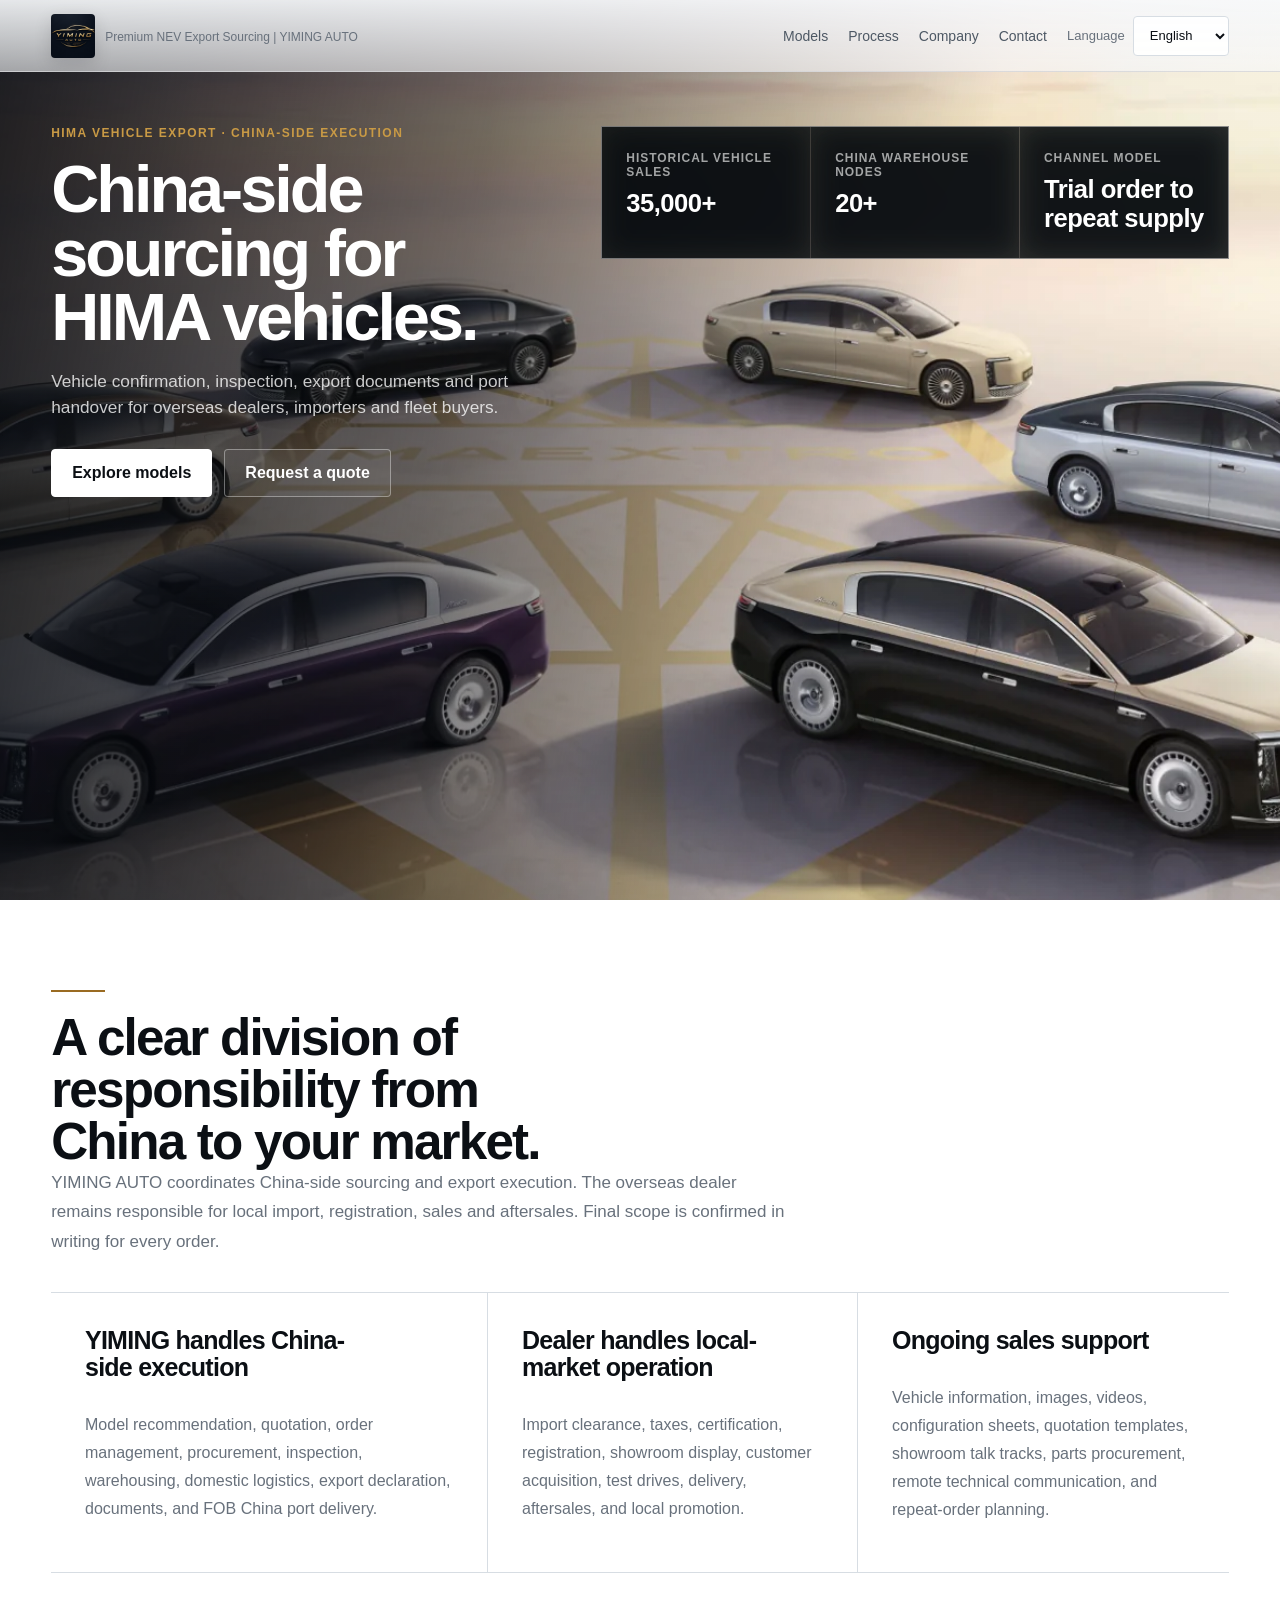
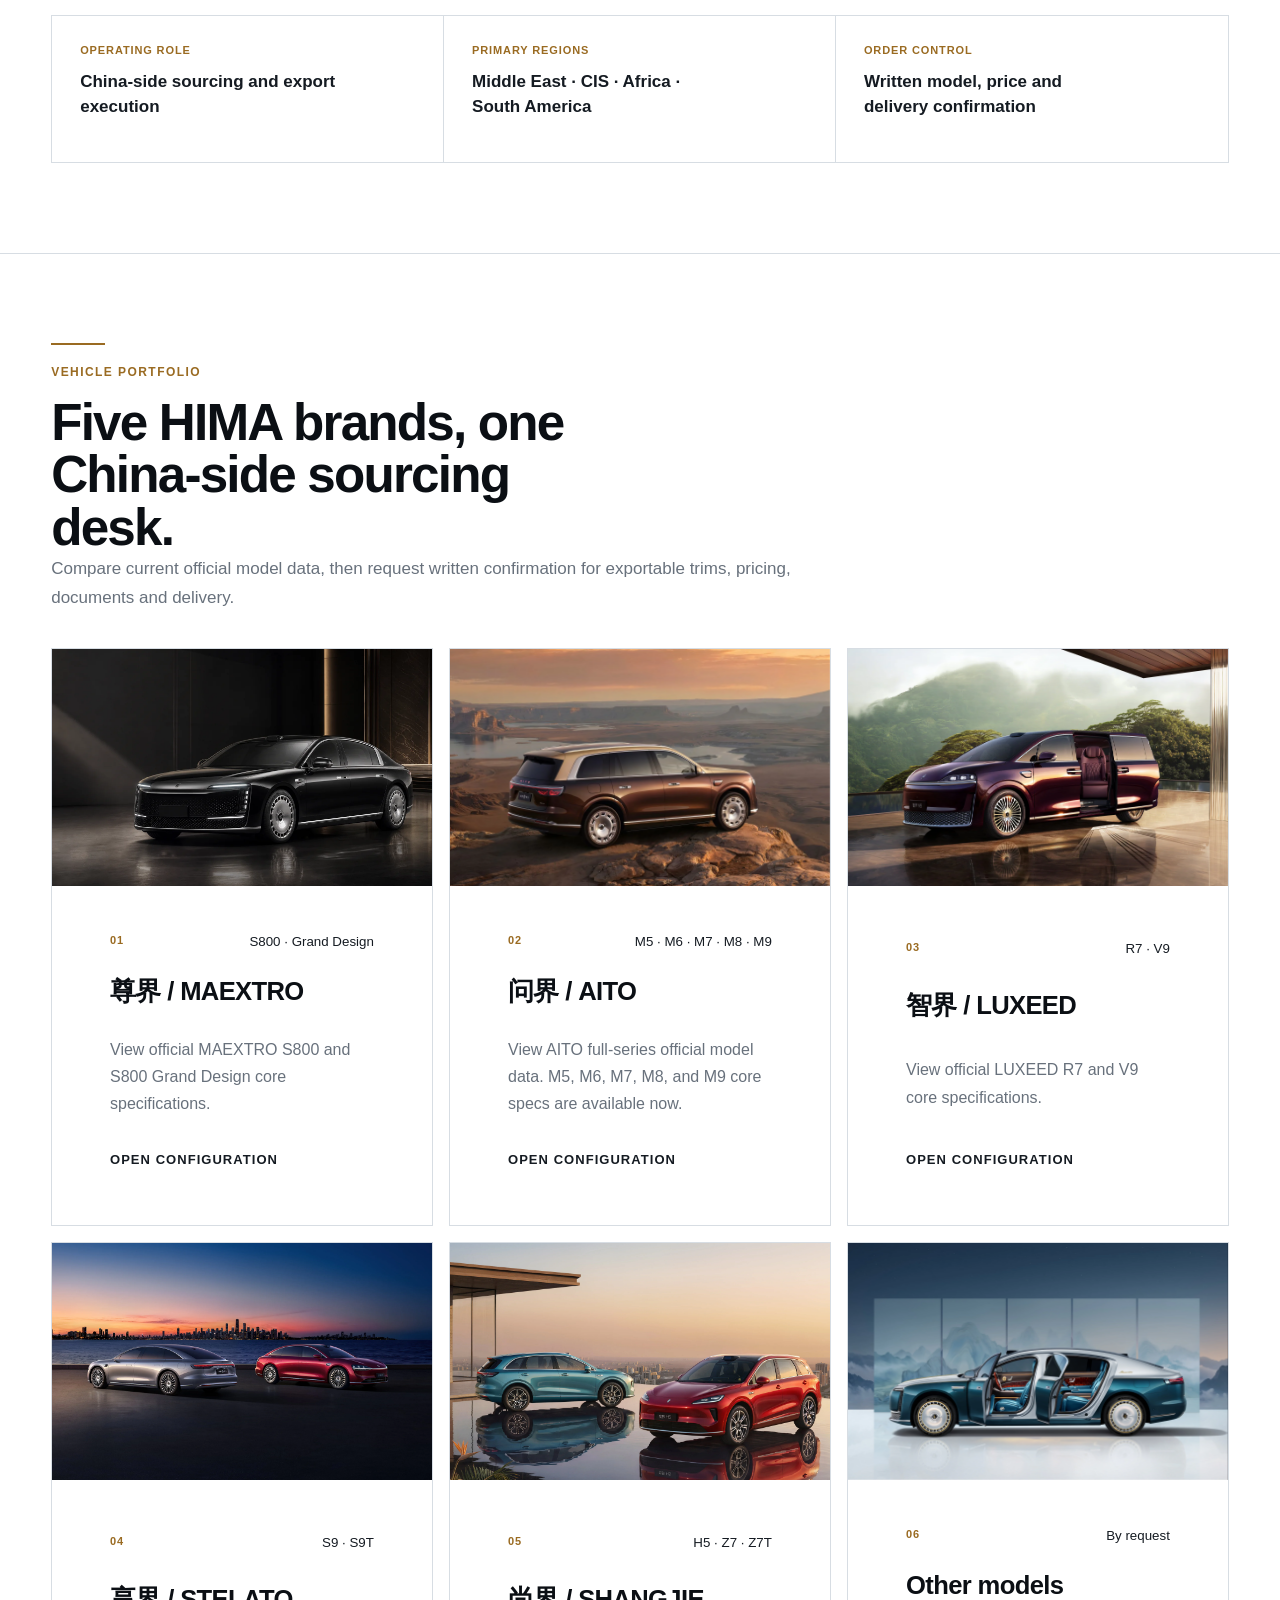
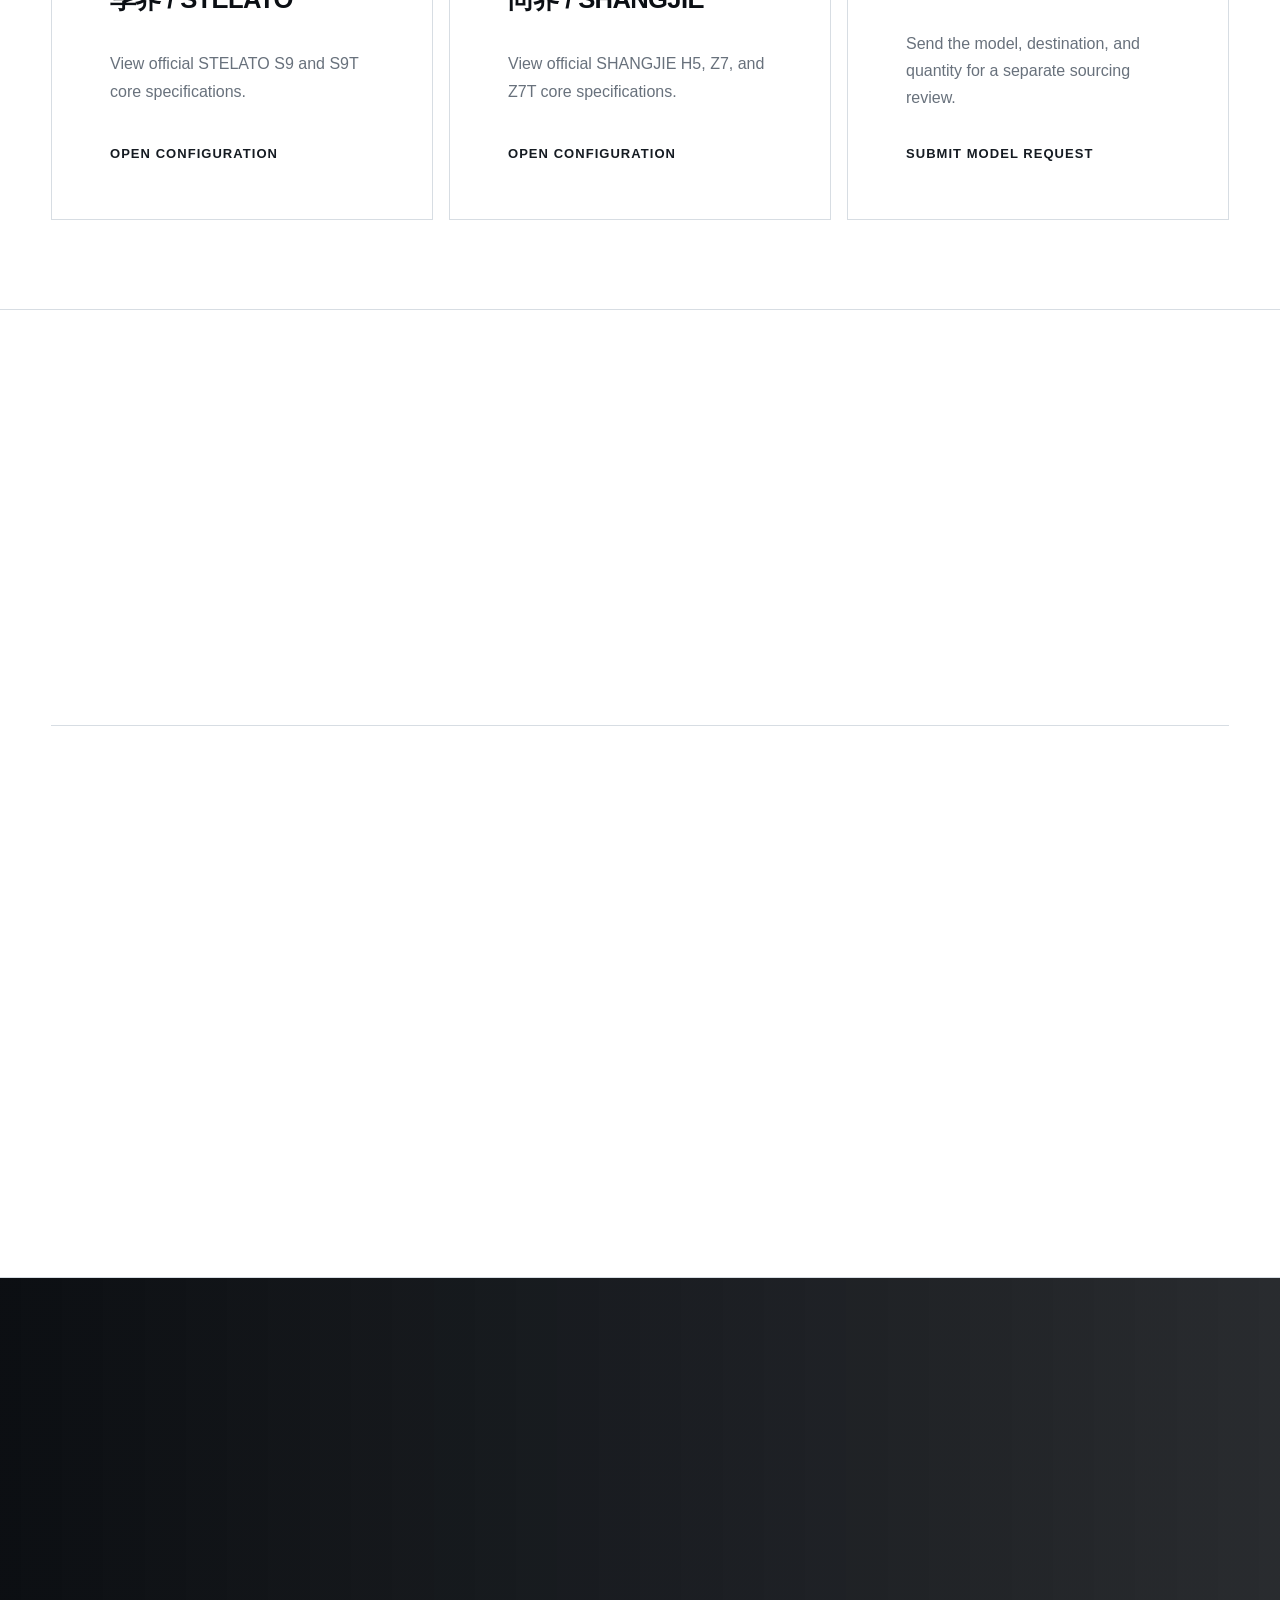
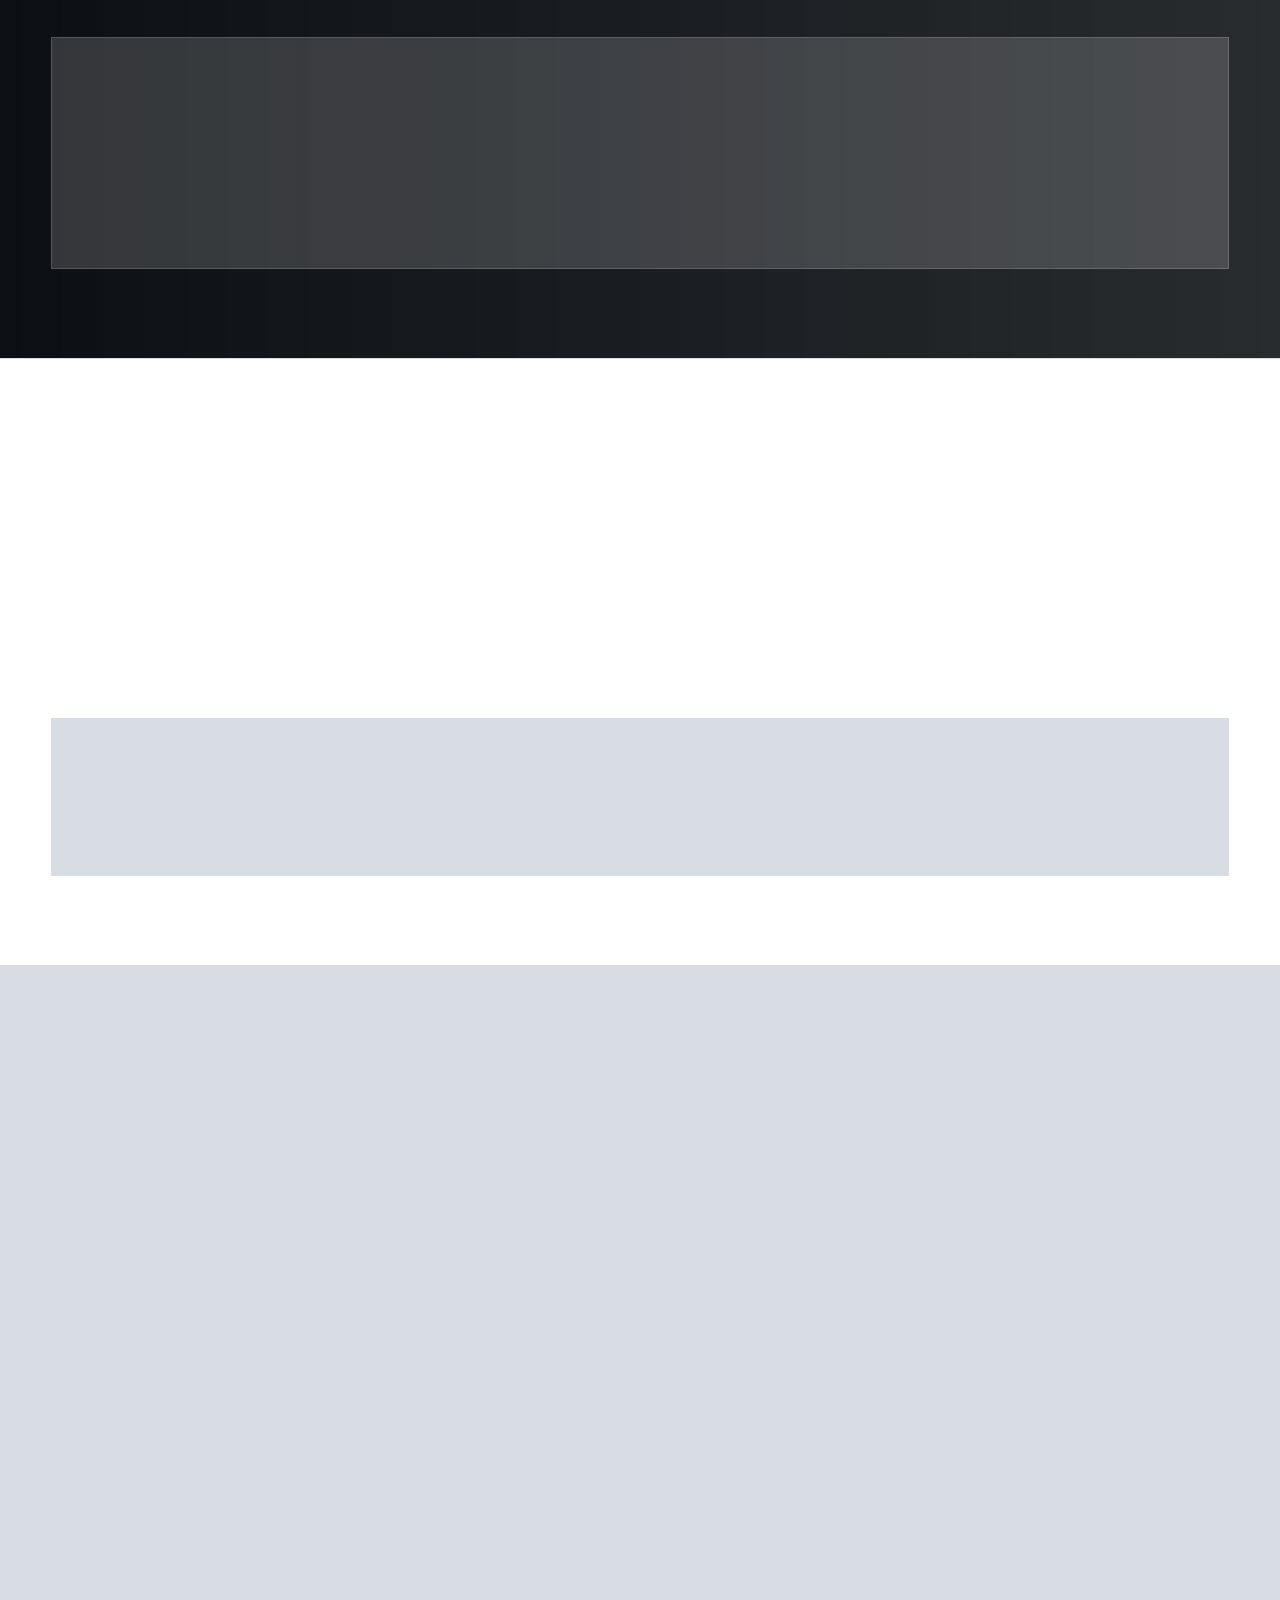
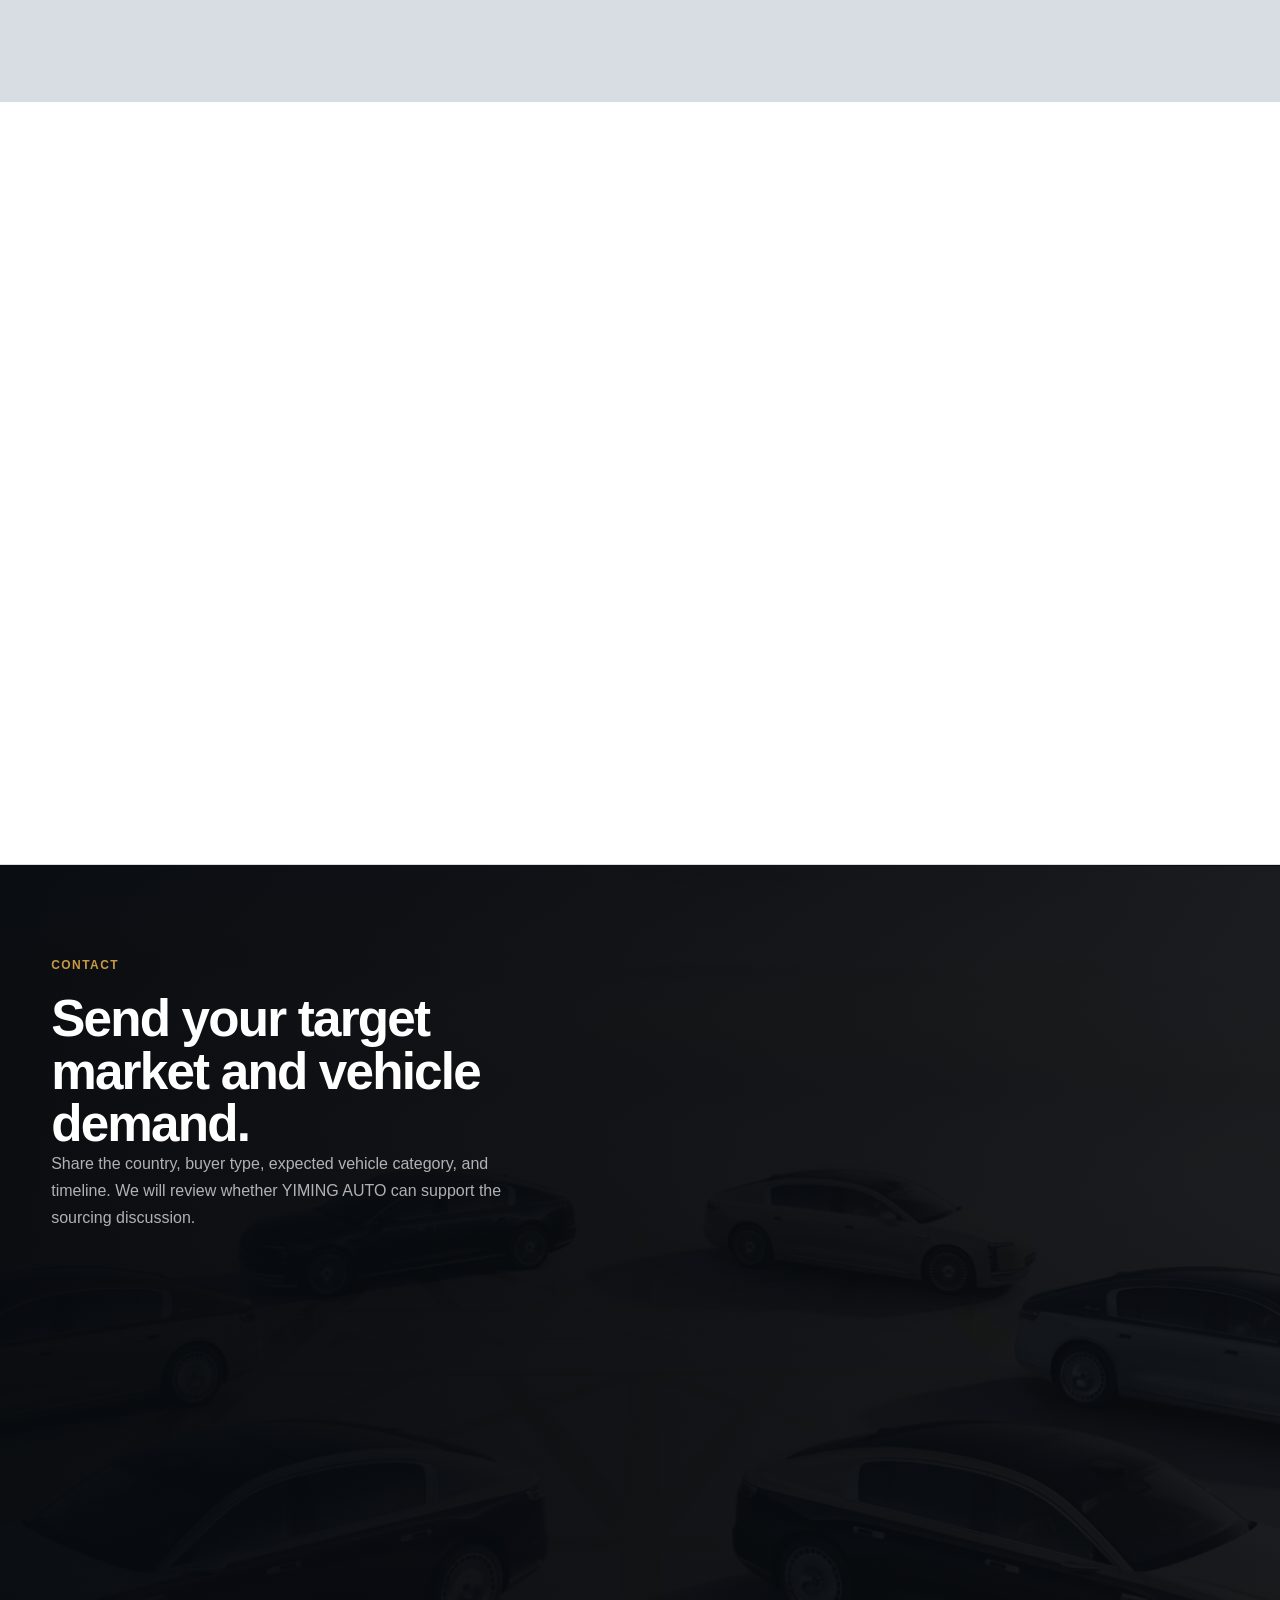
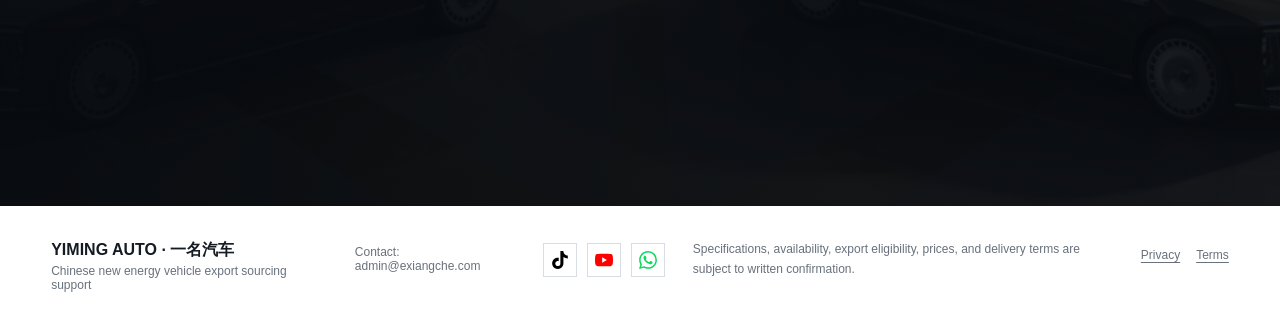
<file: official-site/index.html>
<!doctype html>
<html lang="en">
<head>
  <meta charset="utf-8">
  <meta name="viewport" content="width=device-width, initial-scale=1">
  <link rel="icon" type="image/png" href="./assets/favicon.png?v=20260713-logo-final">
  <link rel="apple-touch-icon" href="./assets/favicon.png?v=20260713-logo-final">
  <title>YIMING AUTO | HIMA Vehicle Sourcing and Export from China</title>
  <meta name="description" content="China-side sourcing, inspection, export documents and port handover for MAEXTRO, AITO, LUXEED, STELATO and SHANGJIE vehicles.">
  <meta name="robots" content="index,follow,max-image-preview:large">
  <meta name="theme-color" content="#0b0f14">
  <link rel="canonical" href="https://www.yiming-auto.com/">
  <meta property="og:title" content="YIMING AUTO | HIMA Vehicle Export Sourcing">
  <meta property="og:description" content="China-side execution for overseas vehicle dealers, importers and fleet buyers.">
  <meta property="og:type" content="website">
  <meta property="og:url" content="https://www.yiming-auto.com/">
  <meta property="og:image" content="https://www.yiming-auto.com/assets/zunjie-s800-config-bg-final.webp">
  <meta property="og:locale" content="en_US">
  <meta name="twitter:card" content="summary_large_image">
  <link rel="preload" as="image" type="image/webp" href="./assets/maextro-mobile-hero.webp" media="(max-width: 640px)">
  <link rel="preload" as="image" type="image/webp" href="./assets/zunjie-s800-config-bg-final.webp" media="(min-width: 641px)">
  <link rel="stylesheet" href="./styles.css?v=20260720-motion-v4">
  <script type="application/ld+json">
    {
      "@context": "https://schema.org",
      "@type": "Organization",
      "name": "YIMING AUTO",
      "alternateName": "一名汽车",
      "url": "https://www.yiming-auto.com/",
      "email": "admin@exiangche.com",
      "description": "China-side sourcing and export coordination for MAEXTRO, AITO and selected Chinese new energy vehicles.",
      "areaServed": ["Middle East", "Central Asia", "CIS", "Africa", "South America"],
      "contactPoint": {"@type":"ContactPoint","contactType":"sales","email":"admin@exiangche.com","availableLanguage":["English","Chinese","Arabic","Spanish","Russian","French"]}
    }
  </script>
  <script type="application/ld+json">
    {
      "@context": "https://schema.org",
      "@type": "FAQPage",
      "mainEntity": [
        {"@type":"Question","name":"What is the minimum order quantity?","acceptedAnswer":{"@type":"Answer","text":"Trial orders can start from 1-3 vehicles, subject to model availability, destination, and logistics feasibility."}},
        {"@type":"Question","name":"What does the quotation include?","acceptedAnswer":{"@type":"Answer","text":"The formal quotation states the exact model, trim, vehicle price, China-side service scope, trade term, payment schedule, and validity period."}},
        {"@type":"Question","name":"Can every model be registered in my country?","acceptedAnswer":{"@type":"Answer","text":"Import certification, local registration, charging standard, language, and road-use requirements must be checked for the destination market."}},
        {"@type":"Question","name":"How is the delivery schedule confirmed?","acceptedAnswer":{"@type":"Answer","text":"The schedule is confirmed after vehicle availability, payment, inspection, domestic transport, customs, and shipping capacity are reviewed."}}
      ]
    }
  </script>
</head>
<body class="home-page">
  <header class="site-header">
    <a class="brand" href="/" aria-label="YIMING AUTO home">
      <img class="brand-logo" src="./assets/yiming-auto-logo-128.webp" alt="YIMING AUTO" width="128" height="128">
      <span class="brand-text">
        <strong>YIMING AUTO</strong>
        <small data-i18n="brandSub">Premium NEV Export Sourcing · 一名汽车</small>
      </span>
    </a>
    <nav aria-label="Primary navigation">
      <a href="#models" data-i18n="navModels">Models</a>
      <a href="#process" data-i18n="navProcess">Process</a>
      <a href="#company" data-i18n="navCompany">Company</a>
      <a href="#contact" data-i18n="navContact">Contact</a>
      <label class="language-select">
        <span data-i18n="languageLabel">Language</span>
        <select class="js-language-switcher" aria-label="Select language">
          <option value="en">English</option>
          <option value="zh">中文</option>
          <option value="ar">العربية</option>
          <option value="es">Español</option>
          <option value="ru">Русский</option>
          <option value="fr">Français</option>
        </select>
      </label>
    </nav>
  </header>

  <main>
    <section class="hero company-hero">
      <div class="hero-copy">
        <p class="eyebrow" data-i18n="homeEyebrow">HIMA vehicle export · China-side execution</p>
        <h1 data-i18n="homeTitle">China-side sourcing for HIMA vehicles.</h1>
        <p class="lead" data-i18n="homeLead">Vehicle confirmation, inspection, export documents and port handover for overseas dealers, importers and fleet buyers.</p>
        <div class="hero-actions">
          <a class="button primary" href="#models" data-i18n="homePrimaryCta">Explore models</a>
          <a class="button secondary" href="#contact" data-i18n="homeSecondaryCta">Request a quote</a>
        </div>
      </div>
      <aside class="hero-panel proof-panel" aria-label="YIMING AUTO sourcing focus">
        <div>
          <span data-i18n="historySalesLabel">Historical vehicle sales</span>
          <strong>35,000+</strong>
        </div>
        <div>
          <span data-i18n="warehouseLabel">China warehouse nodes</span>
          <strong>20+</strong>
        </div>
        <div>
          <span data-i18n="channelLabel">Channel model</span>
          <strong data-i18n="channelValue">Trial order to repeat supply</strong>
        </div>
      </aside>
    </section>

    <section id="company" class="section company-section">
      <div class="section-heading narrow-heading">
        <h2 data-i18n="companyTitle">A clear division of responsibility from China to your market.</h2>
        <p class="section-intro" data-i18n="companyIntro">YIMING AUTO coordinates China-side sourcing and export execution. The overseas dealer remains responsible for local import, registration, sales and aftersales. Final scope is confirmed in writing for every order.</p>
      </div>
      <div class="role-grid">
        <article>
          <span data-i18n="roleChinaTitle">YIMING handles China-side execution</span>
          <p data-i18n="roleChinaText">Model recommendation, quotation, order management, procurement, inspection, warehousing, domestic logistics, export declaration, documents, and FOB China port delivery.</p>
        </article>
        <article>
          <span data-i18n="roleDealerTitle">Dealer handles local-market operation</span>
          <p data-i18n="roleDealerText">Import clearance, taxes, certification, registration, showroom display, customer acquisition, test drives, delivery, aftersales, and local promotion.</p>
        </article>
        <article>
          <span data-i18n="roleSupportTitle">Ongoing sales support</span>
          <p data-i18n="roleSupportText">Vehicle information, images, videos, configuration sheets, quotation templates, showroom talk tracks, parts procurement, remote technical communication, and repeat-order planning.</p>
        </article>
      </div>
      <div class="trust-ledger" aria-label="YIMING AUTO operating profile">
        <div><span data-i18n="trustRoleLabel">Operating role</span><strong data-i18n="trustRoleValue">China-side sourcing and export execution</strong></div>
        <div><span data-i18n="trustMarketsLabel">Primary regions</span><strong data-i18n="trustMarketsValue">Middle East · CIS · Africa · South America</strong></div>
        <div><span data-i18n="trustConfirmationLabel">Order control</span><strong data-i18n="trustConfirmationValue">Written model, price and delivery confirmation</strong></div>
      </div>
    </section>

    <section id="models" class="section model-choice-section">
      <div class="section-heading">
        <p class="eyebrow" data-i18n="modelEyebrow">Vehicle portfolio</p>
        <h2 data-i18n="modelTitle">Five HIMA brands, one China-side sourcing desk.</h2>
        <p class="section-intro" data-i18n="modelIntro">Compare current official model data, then request written confirmation for exportable trims, pricing, documents and delivery.</p>
      </div>
      <div class="choice-grid">
        <a class="choice-card" href="./zunjie.html">
          <div class="choice-media"><img src="./assets/maextro-s800-hero.webp" alt="MAEXTRO S800" width="1920" height="1080" loading="lazy"></div>
          <div class="choice-topline"><span>01</span><small>S800 · Grand Design</small></div>
          <h3>尊界 / MAEXTRO</h3>
          <p data-i18n="zunjieCardText">View MAEXTRO S800 configuration data. Core data is available now.</p>
          <strong data-i18n="openConfiguration">Open configuration</strong>
        </a>
        <a class="choice-card" href="./aito.html">
          <div class="choice-media"><img src="./assets/aito/m9-new.webp" alt="AITO M9" width="1920" height="960" loading="lazy"></div>
          <div class="choice-topline"><span>02</span><small>M5 · M6 · M7 · M8 · M9</small></div>
          <h3>问界 / AITO</h3>
          <p data-i18n="aitoCardText">View AITO full-series official model data. M5, M6, M7, M8, and M9 core specs are available now.</p>
          <strong data-i18n="openConfiguration">Open configuration</strong>
        </a>
        <a class="choice-card" href="./other.html">
          <div class="choice-media"><img src="./assets/luxeed/v9-hero.webp" alt="LUXEED V9" width="1920" height="1080" loading="lazy"></div>
          <div class="choice-topline"><span>03</span><small>R7 · V9</small></div>
          <h3>智界 / LUXEED</h3>
          <p data-i18n="otherCardText">Reserved for selected other Chinese NEV requests.</p>
          <strong data-i18n="openConfiguration">Open configuration</strong>
        </a>
        <a class="choice-card" href="./xiangjie.html">
          <div class="choice-media"><img src="./assets/stelato/s9-hero.webp" alt="STELATO S9 and S9T" width="3840" height="1600" loading="lazy"></div>
          <div class="choice-topline"><span>04</span><small>S9 · S9T</small></div>
          <h3>享界 / STELATO</h3>
          <p data-i18n="xiangjieCardText">View official STELATO S9 and S9T core specifications.</p>
          <strong data-i18n="openConfiguration">Open configuration</strong>
        </a>
        <a class="choice-card" href="./shangjie.html">
          <div class="choice-media"><img src="./assets/shangjie/h5-hero.webp" alt="SHANGJIE H5" width="3840" height="1600" loading="lazy"></div>
          <div class="choice-topline"><span>05</span><small>H5 · Z7 · Z7T</small></div>
          <h3>尚界 / SHANGJIE</h3>
          <p data-i18n="shangjieCardText">View official SHANGJIE H5, Z7, and Z7T core specifications.</p>
          <strong data-i18n="openConfiguration">Open configuration</strong>
        </a>
        <a class="choice-card inquiry-choice" href="#contact">
          <div class="choice-media"><img src="./assets/maextro/s800-grand-design.webp" alt="MAEXTRO S800 Grand Design official image" width="3840" height="1920" loading="lazy"></div>
          <div class="choice-topline"><span>06</span><small data-i18n="otherModelScope">By request</small></div>
          <h3 data-i18n="inquiryCardTitle">其他车型 / Other models</h3>
          <p data-i18n="inquiryCardText">Send the model, destination, and quantity for a separate sourcing review.</p>
          <strong data-i18n="requestModel">Submit model request</strong>
        </a>
      </div>
    </section>

    <section class="section export-service-section">
      <div class="section-heading narrow-heading">
        <h2 data-i18n="exportTitle">One China-side team from vehicle confirmation to port handover.</h2>
        <p class="section-intro" data-i18n="exportIntro">Each order is reviewed against destination-market requirements before a formal quotation. Availability, compliance scope, shipping plan, and documents are confirmed in writing.</p>
      </div>
      <div class="export-service-list">
        <article>
          <span>01</span>
          <div><h3 data-i18n="exportSourceTitle">Vehicle sourcing</h3><p data-i18n="exportSourceText">Model, trim, color, production status, vehicle condition, and expected supply cycle confirmation.</p></div>
        </article>
        <article>
          <span>02</span>
          <div><h3 data-i18n="exportInspectTitle">Pre-shipment inspection</h3><p data-i18n="exportInspectText">VIN, appearance, interior, accessories, charging equipment, and delivery-condition records.</p></div>
        </article>
        <article>
          <span>03</span>
          <div><h3 data-i18n="exportDocsTitle">Export documents</h3><p data-i18n="exportDocsText">Contract, commercial invoice, packing list, declaration support, and available vehicle documents.</p></div>
        </article>
        <article>
          <span>04</span>
          <div><h3 data-i18n="exportDeliveryTitle">Logistics and handover</h3><p data-i18n="exportDeliveryText">Domestic transport, warehousing coordination, port handover, shipment updates, and parts follow-up.</p></div>
        </article>
      </div>
    </section>

    <section class="section market-section">
      <div class="section-heading narrow-heading">
        <h2 data-i18n="marketTitle">Built for city-level dealers that already understand local customers.</h2>
      </div>
      <div class="market-board">
        <article><strong>Central Asia / CIS</strong><span data-i18n="marketFit">Showrooms, importers, and regional sales channels</span></article>
        <article><strong>Middle East</strong><span data-i18n="marketFit">Showrooms, importers, and regional sales channels</span></article>
        <article><strong>Russia and nearby markets</strong><span data-i18n="marketFit">Showrooms, importers, and regional sales channels</span></article>
        <article><strong>Africa</strong><span data-i18n="marketFit">Showrooms, importers, and regional sales channels</span></article>
        <article><strong>South America</strong><span data-i18n="marketFit">Showrooms, importers, and regional sales channels</span></article>
      </div>
    </section>

    <section id="process" class="section process-map-section">
      <div class="section-heading narrow-heading">
        <h2 data-i18n="processTitle">From dealer application to sample cars and rolling replenishment.</h2>
      </div>
      <ol class="process-map">
        <li><span>01</span><strong data-i18n="stepInquiry">Dealer inquiry</strong></li>
        <li><span>02</span><strong data-i18n="stepMatch">Model matching</strong></li>
        <li><span>03</span><strong data-i18n="stepQuote">Quotation and contract</strong></li>
        <li><span>04</span><strong data-i18n="stepDeposit">Deposit and procurement</strong></li>
        <li><span>05</span><strong data-i18n="stepInspection">Inspection and export</strong></li>
        <li><span>06</span><strong data-i18n="stepDeclaration">Declaration and delivery</strong></li>
        <li><span>07</span><strong data-i18n="stepReplenish">Feedback and replenishment</strong></li>
      </ol>
    </section>

    <section id="dealer" class="section dealer-section">
      <div class="dealer-copy">
        <h2 data-i18n="dealerTitle">Start light: 1-3 sample cars, then small-batch trial sales and monthly replenishment.</h2>
        <p data-i18n="dealerText">The cooperation model is designed to reduce initial inventory pressure while building showroom display, test-drive conversion, local reputation, parts feedback, and repeat supply.</p>
      </div>
      <div class="dealer-requirements">
        <h3 data-i18n="dealerRequirementsTitle">Suitable partners</h3>
        <ul>
          <li data-i18n="dealerReq1">Legal operating entity</li>
          <li data-i18n="dealerReq2">Showroom or stable customer resources</li>
          <li data-i18n="dealerReq3">Import clearance, registration, and aftersales capability</li>
          <li data-i18n="dealerReq4">Target models and expected purchase volume</li>
        </ul>
      </div>
    </section>

    <section class="section faq-section">
      <div class="section-heading narrow-heading">
        <h2 data-i18n="faqTitle">What importers usually confirm before placing an order.</h2>
      </div>
      <div class="faq-list">
        <details open>
          <summary data-i18n="faqMoqTitle">What is the minimum order quantity?</summary>
          <p data-i18n="faqMoqText">Trial orders can start from 1-3 vehicles, subject to model availability, destination, and logistics feasibility.</p>
        </details>
        <details>
          <summary data-i18n="faqQuoteTitle">What does the quotation include?</summary>
          <p data-i18n="faqQuoteText">The formal quotation states the exact model, trim, vehicle price, China-side service scope, trade term, payment schedule, and validity period.</p>
        </details>
        <details>
          <summary data-i18n="faqComplianceTitle">Can every model be registered in my country?</summary>
          <p data-i18n="faqComplianceText">No assumption is made. Import certification, local registration, charging standard, language, and road-use requirements must be checked for the destination market.</p>
        </details>
        <details>
          <summary data-i18n="faqLeadTitle">How is the delivery schedule confirmed?</summary>
          <p data-i18n="faqLeadText">The schedule is confirmed after vehicle availability, payment, inspection, domestic transport, customs, and shipping capacity are reviewed.</p>
        </details>
      </div>
    </section>

    <section id="contact" class="contact-section">
      <div>
        <p class="eyebrow" data-i18n="contactEyebrow">Contact</p>
        <h2 data-i18n="contactTitle">Send your target market and vehicle demand.</h2>
        <p data-i18n="contactText">Share the country, buyer type, expected vehicle category, and timeline. We will review whether YIMING AUTO can support the sourcing discussion.</p>
      </div>
      <form class="inquiry-form" id="websiteInquiryForm">
        <input class="form-honeypot" name="websiteCheck" tabindex="-1" autocomplete="off" aria-hidden="true">
        <div class="form-row">
        <label>
          <span data-i18n="formName">Name / Company</span>
          <input name="name" placeholder="Buyer company" required>
        </label>
        <label>
          <span data-i18n="formContact">Email / WhatsApp</span>
          <input name="contact" placeholder="name@company.com" required>
        </label>
        </div>
        <div class="form-row">
        <label>
          <span data-i18n="formBuyerType">Buyer type</span>
          <select name="buyerType" required>
            <option value="dealer" data-i18n="buyerDealer">Dealer / Showroom</option>
            <option value="importer" data-i18n="buyerImporter">Importer / Distributor</option>
            <option value="fleet" data-i18n="buyerFleet">Fleet / Rental operator</option>
            <option value="other" data-i18n="buyerOther">Other business buyer</option>
          </select>
        </label>
        <label>
          <span data-i18n="formCountry">Country / Destination port</span>
          <input name="country" placeholder="Country and port" required>
        </label>
        </div>
        <div class="form-row">
        <label>
          <span data-i18n="formTarget">Target line</span>
          <select name="modelLine">
            <option>尊界 / MAEXTRO S800</option>
            <option>尊界 / MAEXTRO S800 Grand Design</option>
            <option>问界 / AITO</option>
            <option>智界 / LUXEED</option>
            <option>享界 / STELATO</option>
            <option>尚界 / SHANGJIE</option>
            <option>其他车型 / Other</option>
          </select>
        </label>
        </div>
        <div class="form-row form-row-three">
        <label>
          <span data-i18n="formVersion">Model / Version</span>
          <input name="modelVersion" placeholder="e.g. AITO M9 Ultra EV">
        </label>
        <label>
          <span data-i18n="formQuantity">Expected quantity</span>
          <input name="quantity" type="number" min="1" placeholder="1">
        </label>
        <label>
          <span data-i18n="formTimeline">Purchase timeline</span>
          <select name="purchaseTimeline" required>
            <option value="30-days" data-i18n="timeline30">Within 30 days</option>
            <option value="1-3-months" data-i18n="timeline90">1-3 months</option>
            <option value="3-plus-months" data-i18n="timelineLater">More than 3 months</option>
            <option value="research" data-i18n="timelineResearch">Market research</option>
          </select>
        </label>
        </div>
        <label>
          <span data-i18n="formTradeTerm">Preferred trade term</span>
          <select name="tradeTerm">
            <option value="FOB">FOB China port</option>
            <option value="CIF">CIF destination port</option>
            <option value="EXW">EXW</option>
            <option value="confirm" data-i18n="tradeConfirm">Need recommendation</option>
          </select>
        </label>
        <label>
          <span data-i18n="formRequirement">Requirement</span>
          <textarea name="message" rows="4" placeholder="Country, quantity, model, timeline"></textarea>
        </label>
        <label class="form-consent">
          <input type="checkbox" name="privacyConsent" value="yes" required>
          <span data-i18n="formConsent">I agree that YIMING AUTO may use this information to respond to this sourcing request.</span>
        </label>
        <p class="form-status" id="websiteInquiryStatus" role="status"></p>
        <button class="button primary dark" type="submit" data-i18n="contactButton">Submit sourcing request</button>
      </form>
    </section>
  </main>

  <footer>
    <div>
      <strong>YIMING AUTO · 一名汽车</strong>
      <span data-i18n="footerText">Chinese new energy vehicle export sourcing support</span>
    </div>
    <div class="footer-contact">
      <a class="footer-email" href="mailto:admin@exiangche.com" data-i18n="footerContact">Contact: admin@exiangche.com</a>
      <div class="footer-social" aria-label="Public contact channels">
        <span class="social-link tiktok" title="TikTok" aria-label="TikTok"><img src="./assets/social/tiktok.svg" width="18" height="18" alt=""></span>
        <span class="social-link youtube" title="YouTube" aria-label="YouTube"><img src="./assets/social/youtube.svg" width="20" height="18" alt=""></span>
        <span class="social-link whatsapp" title="WhatsApp" aria-label="WhatsApp"><img src="./assets/social/whatsapp.svg" width="18" height="18" alt=""></span>
      </div>
    </div>
    <p class="footer-legal" data-i18n="footerLegal">Specifications, availability, export eligibility, prices, and delivery terms are subject to written confirmation.</p>
  </footer>
  <script src="./site.js?v=20260720-motion-v4"></script>
</body>
</html>
</file>
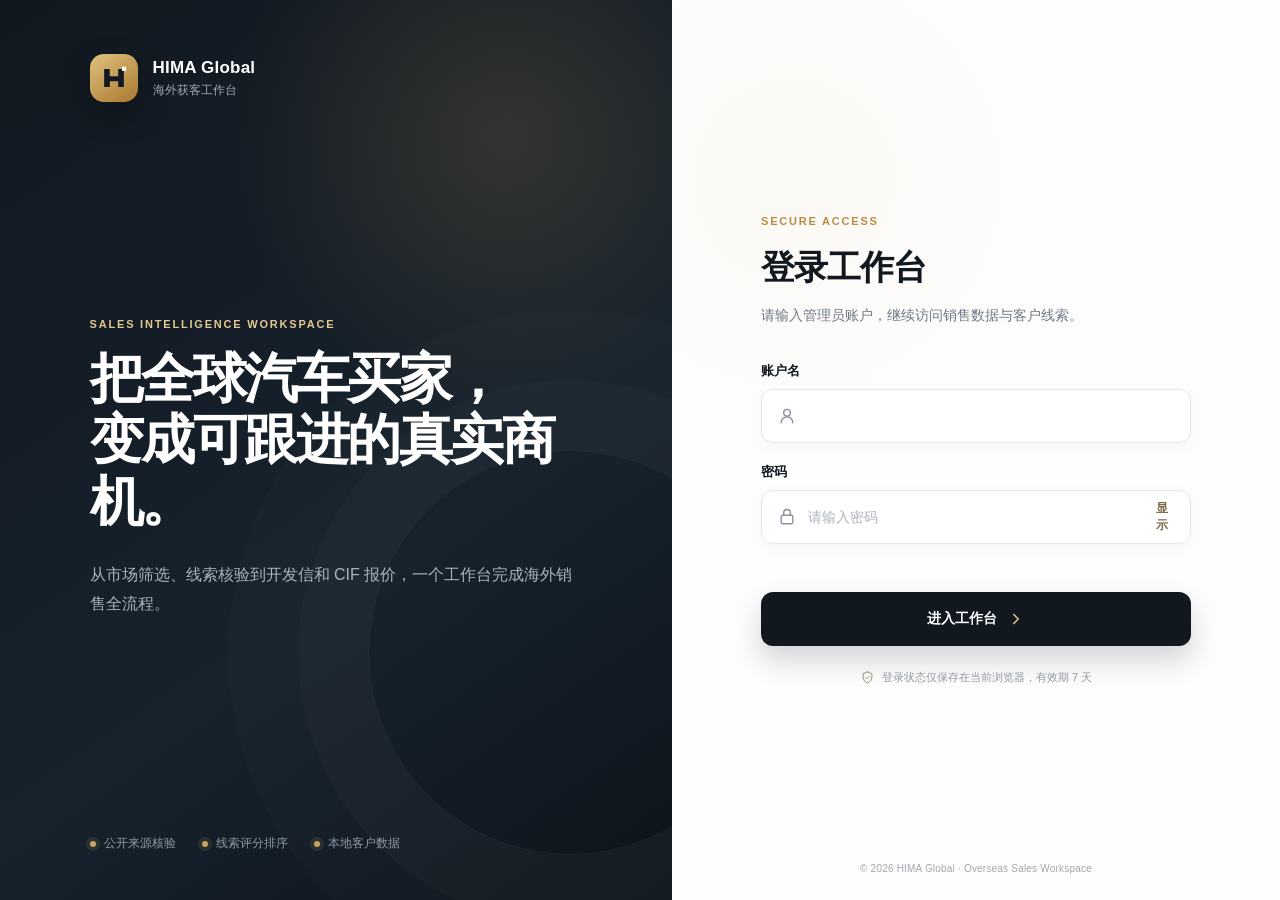
<file: login.html>
<!doctype html>
<html lang="zh-CN">
<head>
  <meta charset="utf-8">
  <meta name="viewport" content="width=device-width, initial-scale=1">
  <title>登录 · 海外获客工作台</title>
  <link rel="icon" type="image/png" href="./favicon.png?v=20260713-hima-round">
  <link rel="apple-touch-icon" href="./favicon.png?v=20260713-hima-round">
  <link rel="stylesheet" href="./login.css?v=20260622-1">
</head>
<body>
  <main class="login-shell">
    <section class="brand-panel">
      <div class="ambient ambient-one"></div>
      <div class="ambient ambient-two"></div>
      <div class="brand-lockup">
        <svg class="brand-logo" viewBox="0 0 64 64" aria-label="HIMA Global">
          <path d="M11 13h12v15h18V13h12v38H41V39H23v12H11z"/>
          <path class="logo-accent" d="M49 8h9v9h-9z"/>
        </svg>
        <div>
          <strong>HIMA Global</strong>
          <span>海外获客工作台</span>
        </div>
      </div>
      <div class="brand-message">
        <p class="eyebrow">Sales intelligence workspace</p>
        <h1>把全球汽车买家，<br>变成可跟进的真实商机。</h1>
        <p class="description">从市场筛选、线索核验到开发信和 CIF 报价，一个工作台完成海外销售全流程。</p>
      </div>
      <div class="brand-proof">
        <span><i></i> 公开来源核验</span>
        <span><i></i> 线索评分排序</span>
        <span><i></i> 本地客户数据</span>
      </div>
    </section>

    <section class="form-panel">
      <div class="login-card">
        <div class="mobile-brand">
          <svg viewBox="0 0 64 64" aria-hidden="true">
            <path d="M11 13h12v15h18V13h12v38H41V39H23v12H11z"/>
            <path class="logo-accent" d="M49 8h9v9h-9z"/>
          </svg>
          <strong>HIMA Global</strong>
        </div>
        <p class="eyebrow">Secure access</p>
        <h2>登录工作台</h2>
        <p class="intro">请输入管理员账户，继续访问销售数据与客户线索。</p>

        <form id="loginForm">
          <label>
            <span>账户名</span>
            <div class="field">
              <svg viewBox="0 0 24 24" aria-hidden="true"><path d="M12 12a4 4 0 1 0 0-8 4 4 0 0 0 0 8Zm7 8a7 7 0 0 0-14 0"/></svg>
              <input id="username" name="username" autocomplete="username" required>
            </div>
          </label>
          <label>
            <span>密码</span>
            <div class="field">
              <svg viewBox="0 0 24 24" aria-hidden="true"><rect x="5" y="10" width="14" height="10" rx="2"/><path d="M8 10V7a4 4 0 0 1 8 0v3"/></svg>
              <input id="password" name="password" type="password" autocomplete="current-password" placeholder="请输入密码" required>
              <button class="password-toggle" id="passwordToggle" type="button" aria-label="显示密码">显示</button>
            </div>
          </label>
          <p class="error-message" id="loginError" role="alert"></p>
          <button class="login-button" id="loginButton" type="submit">
            <span>进入工作台</span>
            <svg viewBox="0 0 24 24" aria-hidden="true"><path d="m9 18 6-6-6-6"/></svg>
          </button>
        </form>
        <p class="security-note">
          <svg viewBox="0 0 24 24" aria-hidden="true"><path d="M12 3 5 6v5c0 4.4 2.8 8.4 7 10 4.2-1.6 7-5.6 7-10V6l-7-3Z"/><path d="m9 12 2 2 4-4"/></svg>
          登录状态仅保存在当前浏览器，有效期 7 天
        </p>
      </div>
      <p class="copyright">© 2026 HIMA Global · Overseas Sales Workspace</p>
    </section>
  </main>

  <script>
    const form = document.getElementById("loginForm");
    const error = document.getElementById("loginError");
    const button = document.getElementById("loginButton");
    const password = document.getElementById("password");
    const toggle = document.getElementById("passwordToggle");
    const requestedNext = new URLSearchParams(location.search).get("next") || "/index.html";
    const nextUrl = requestedNext.startsWith("/") && !requestedNext.startsWith("//")
      ? requestedNext
      : "/index.html";

    toggle.addEventListener("click", () => {
      const visible = password.type === "text";
      password.type = visible ? "password" : "text";
      toggle.textContent = visible ? "显示" : "隐藏";
      toggle.setAttribute("aria-label", visible ? "显示密码" : "隐藏密码");
    });

    form.addEventListener("submit", async event => {
      event.preventDefault();
      error.textContent = "";
      button.disabled = true;
      button.classList.add("loading");
      button.querySelector("span").textContent = "正在验证";
      try {
        const response = await fetch("/api/login", {
          method: "POST",
          headers: {"Content-Type": "application/json"},
          body: JSON.stringify({
            username: document.getElementById("username").value.trim(),
            password: password.value
          })
        });
        const result = await response.json();
        if (!response.ok) throw new Error(result.error || "登录失败");
        location.replace(nextUrl);
      } catch (loginError) {
        error.textContent = loginError.message || "登录失败，请稍后重试";
        button.disabled = false;
        button.classList.remove("loading");
        button.querySelector("span").textContent = "进入工作台";
      }
    });
  </script>
</body>
</html>
</file>
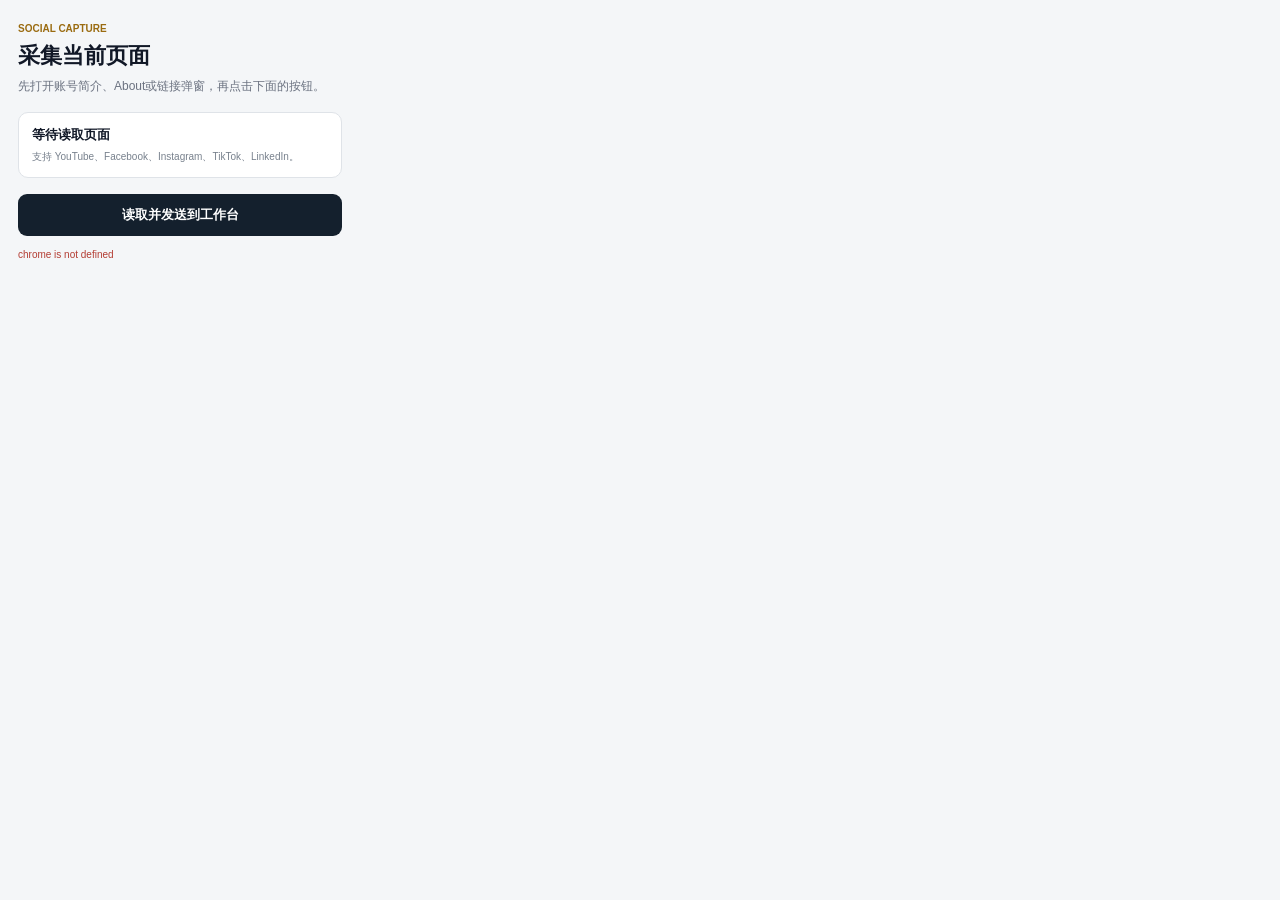
<file: chrome-social-capture/popup.html>
<!doctype html>
<html lang="zh-CN">
<head>
  <meta charset="utf-8">
  <meta name="viewport" content="width=device-width,initial-scale=1">
  <link rel="stylesheet" href="popup.css">
  <title>页面采集器</title>
</head>
<body>
  <main>
    <span class="eyebrow">SOCIAL CAPTURE</span>
    <h1>采集当前页面</h1>
    <p>先打开账号简介、About或链接弹窗，再点击下面的按钮。</p>
    <div class="preview" id="preview">
      <strong>等待读取页面</strong>
      <span>支持 YouTube、Facebook、Instagram、TikTok、LinkedIn。</span>
    </div>
    <button id="captureButton" type="button">读取并发送到工作台</button>
    <div class="status" id="status">不会读取 Cookie、密码或非当前页面内容。</div>
  </main>
  <script src="popup.js"></script>
</body>
</html>
</file>
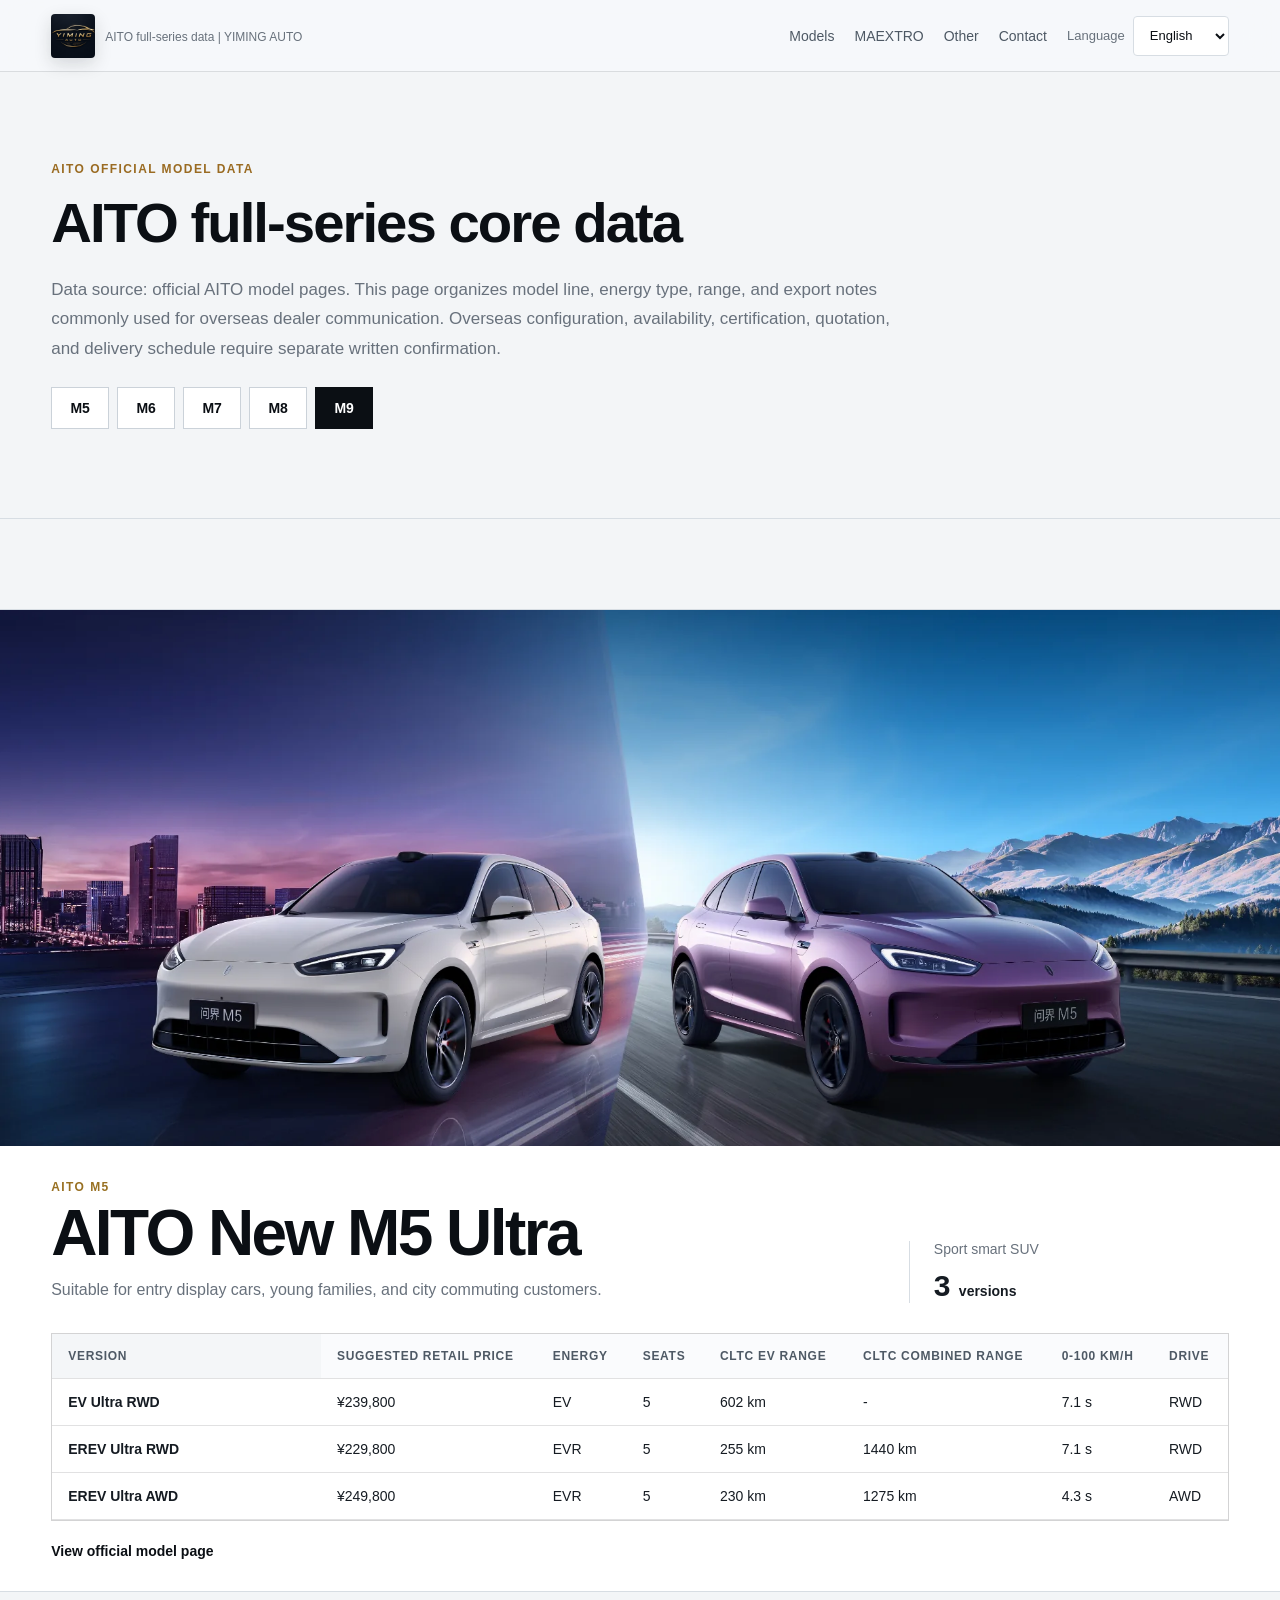
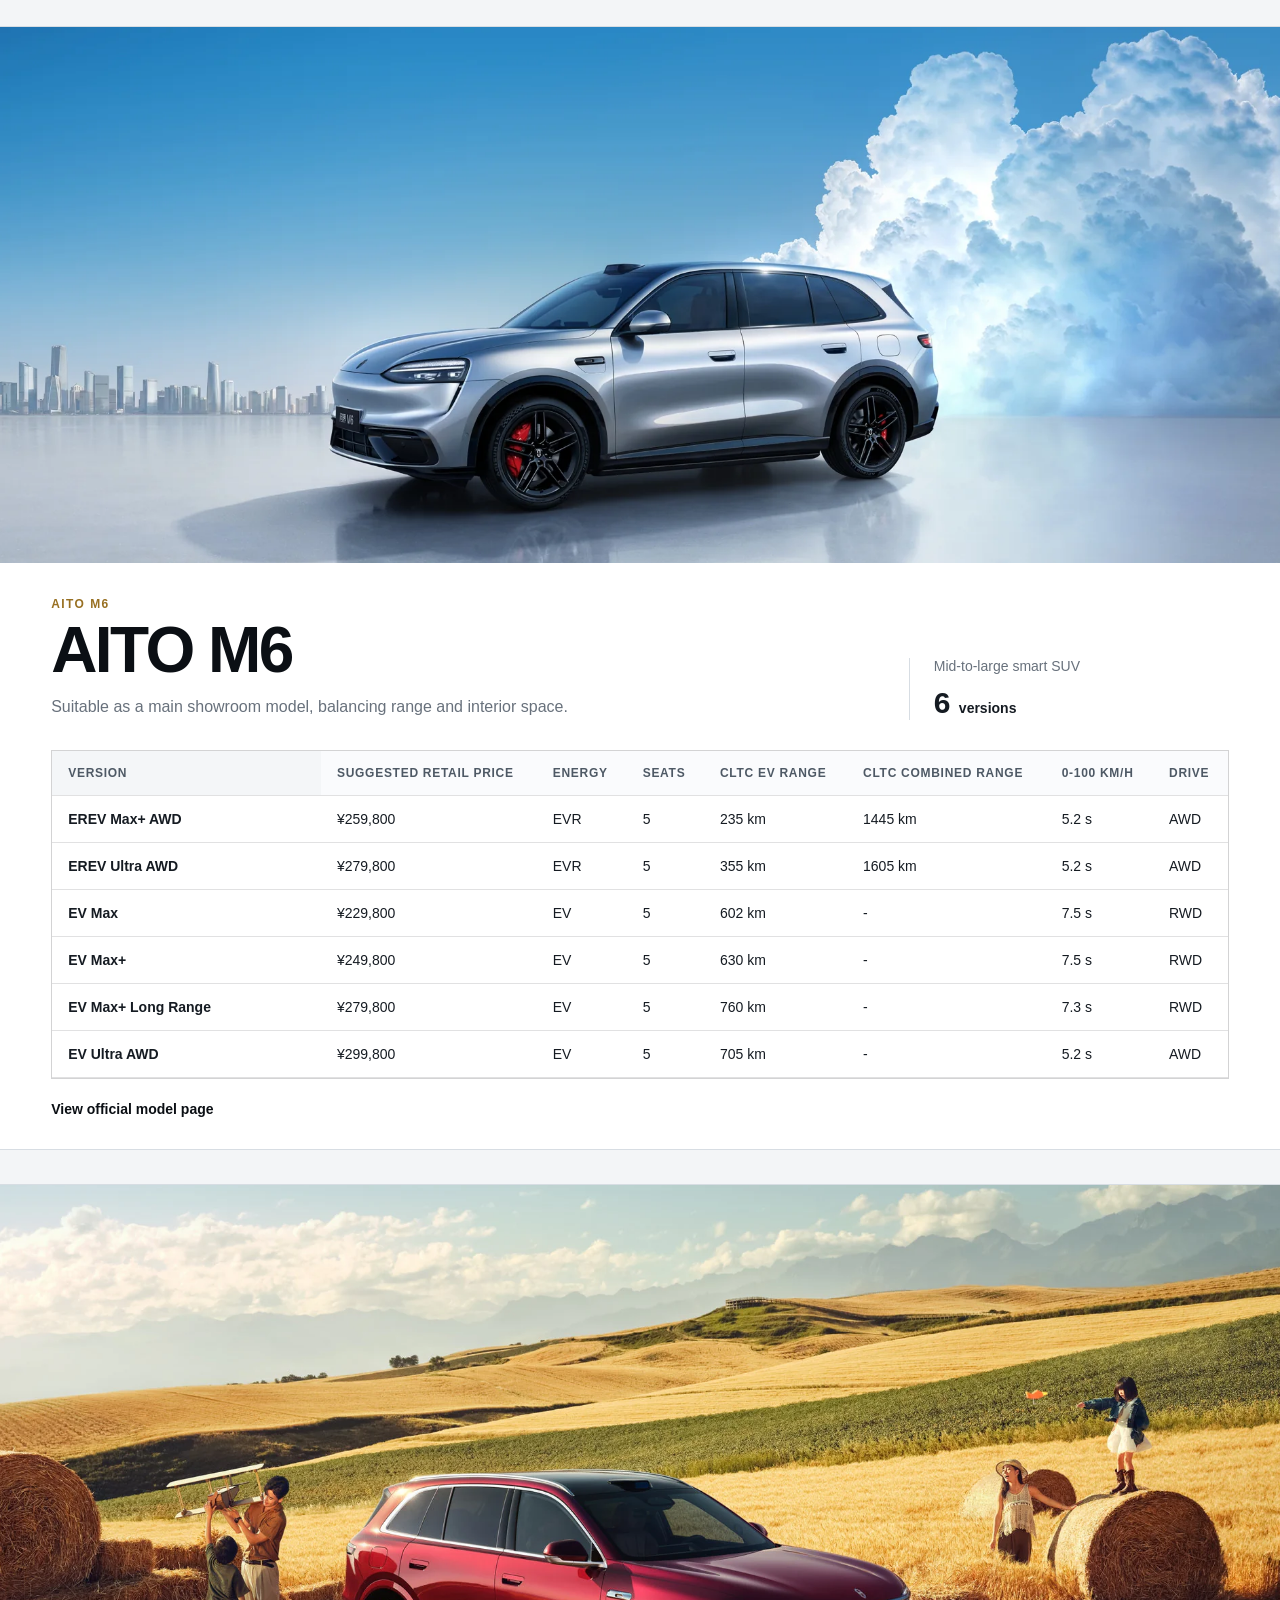
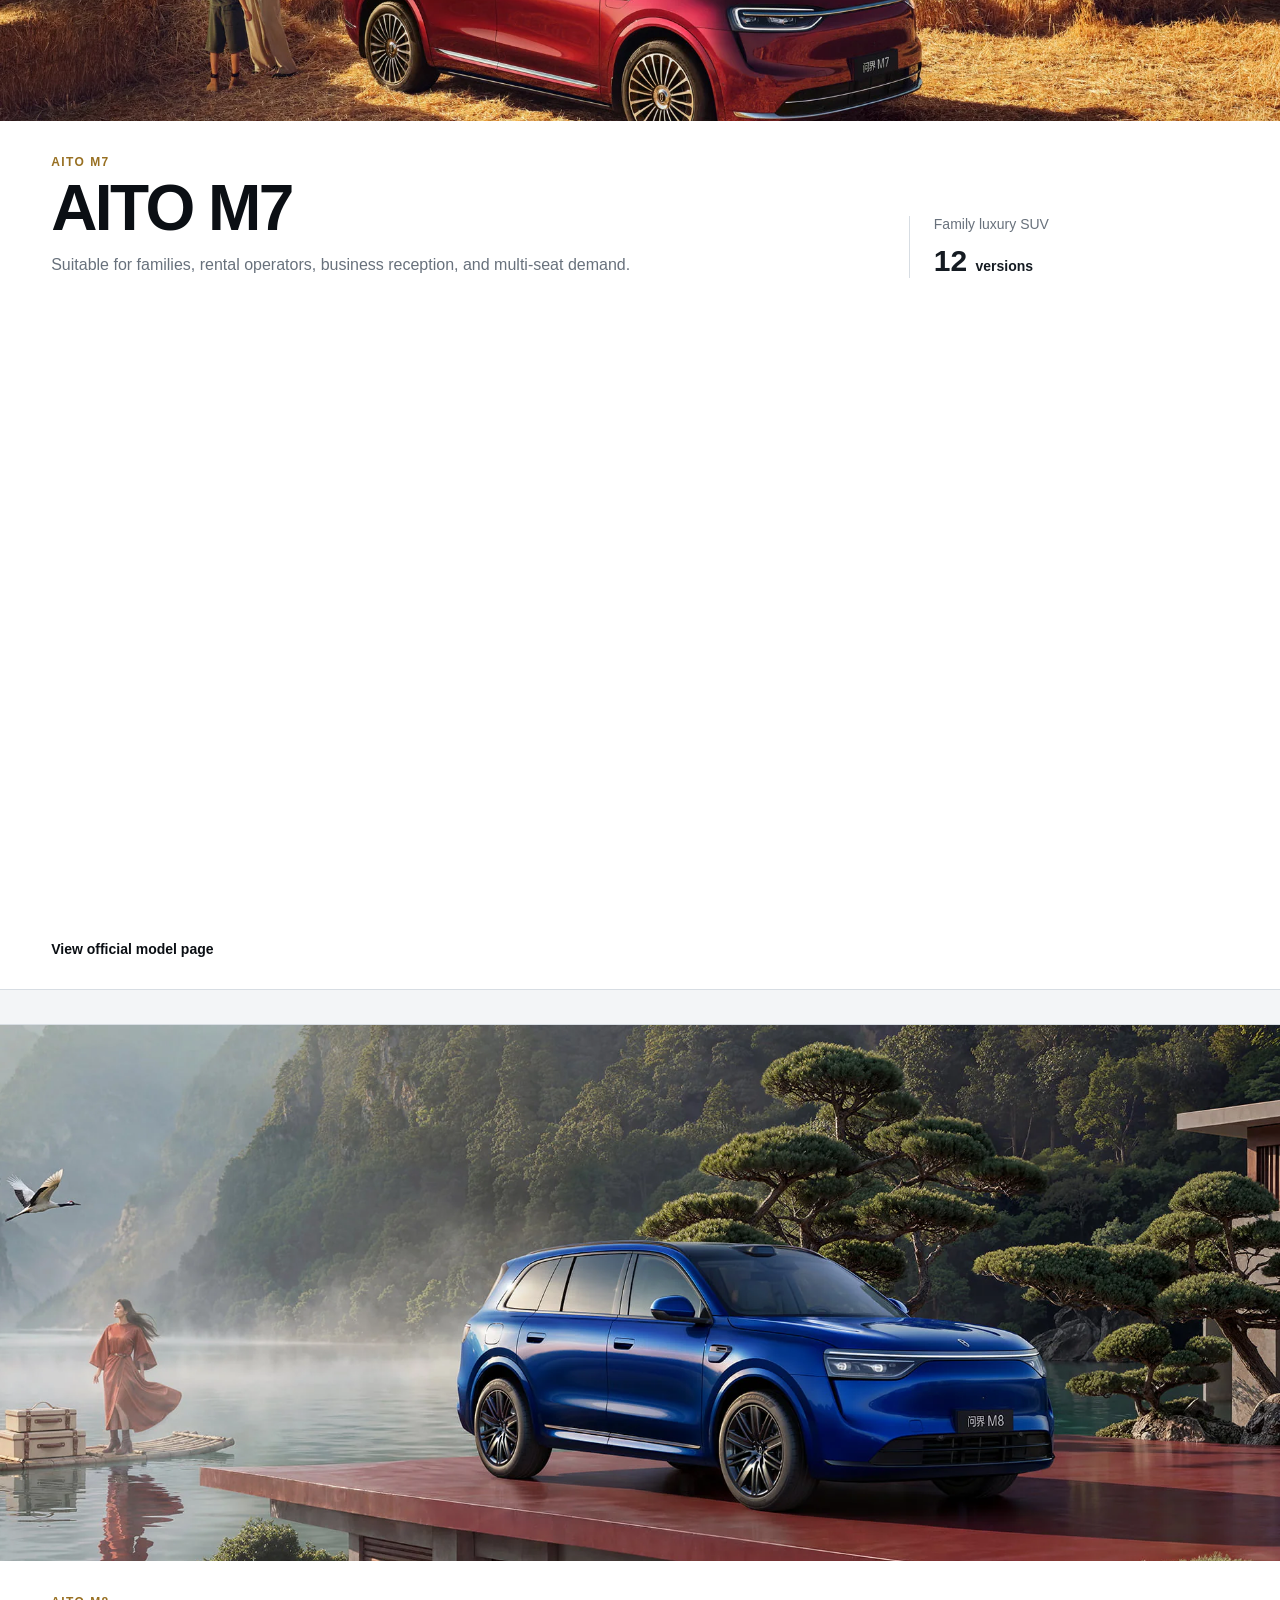
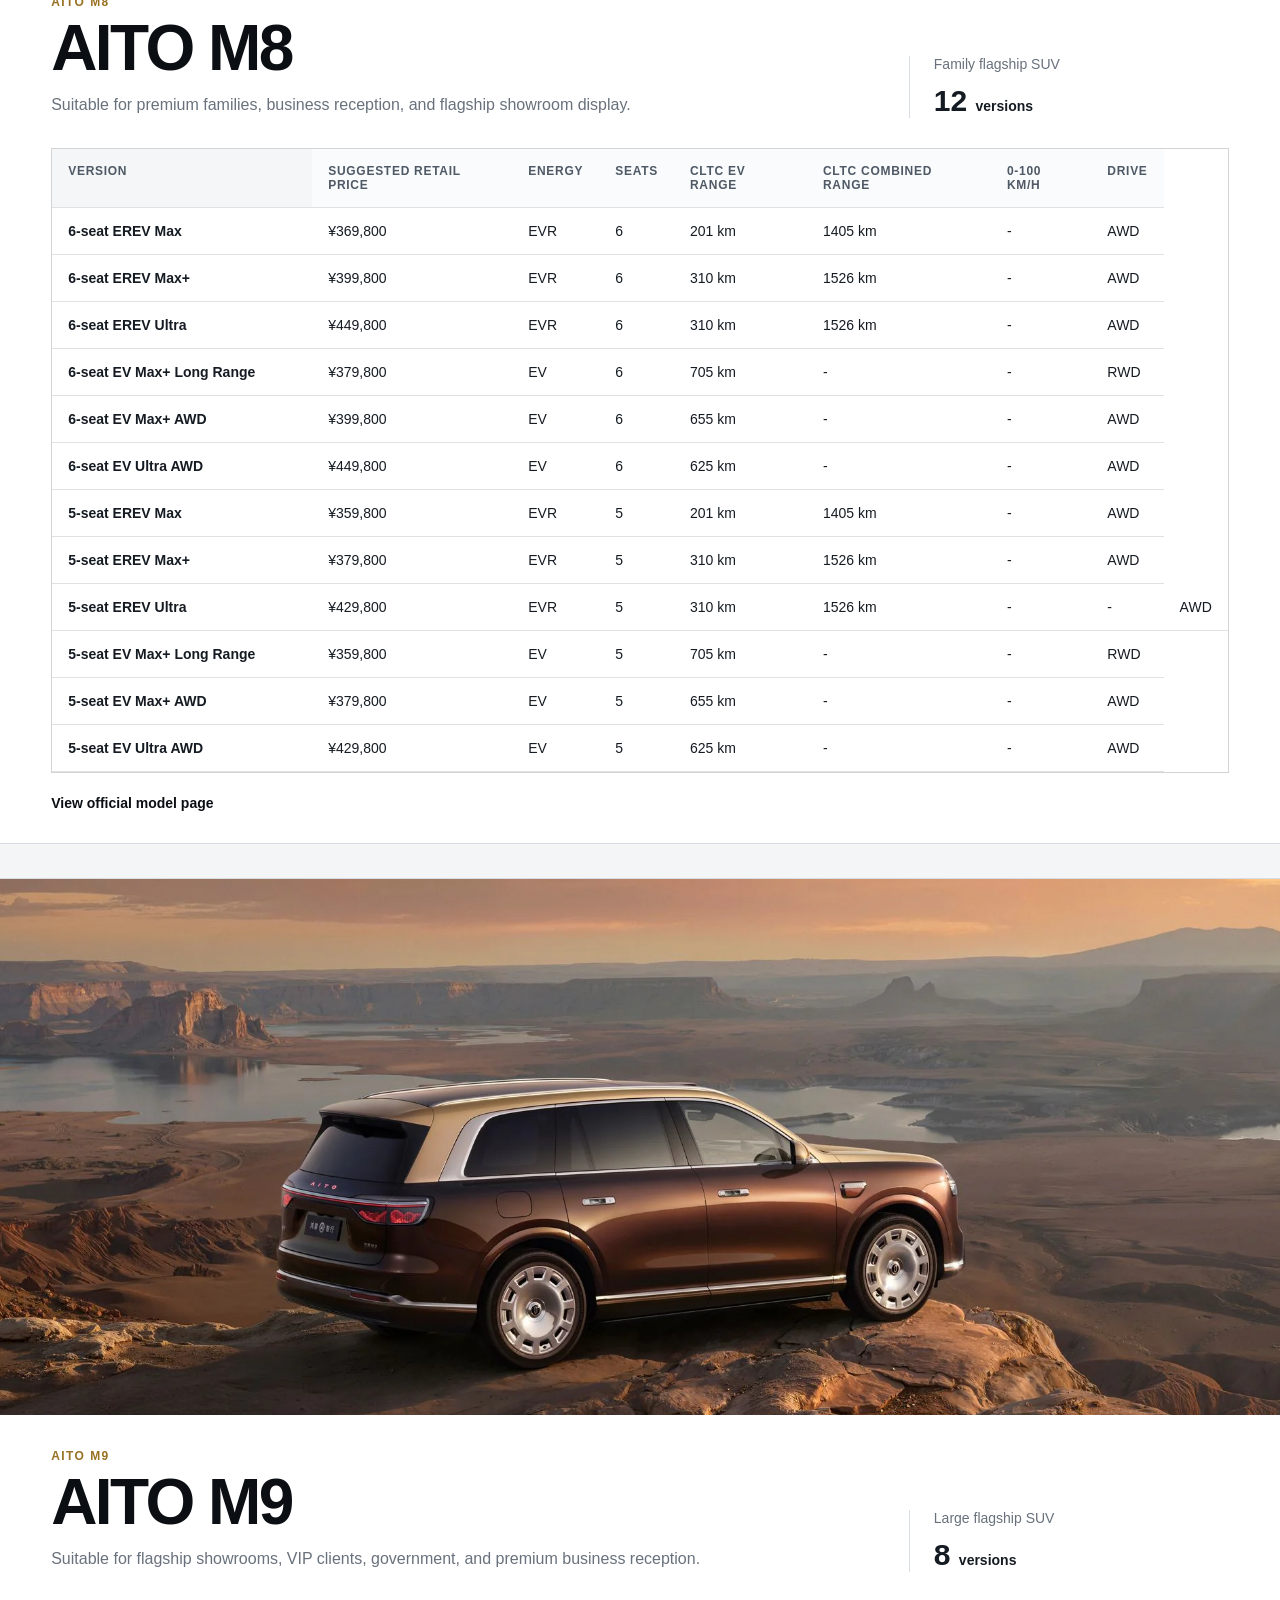
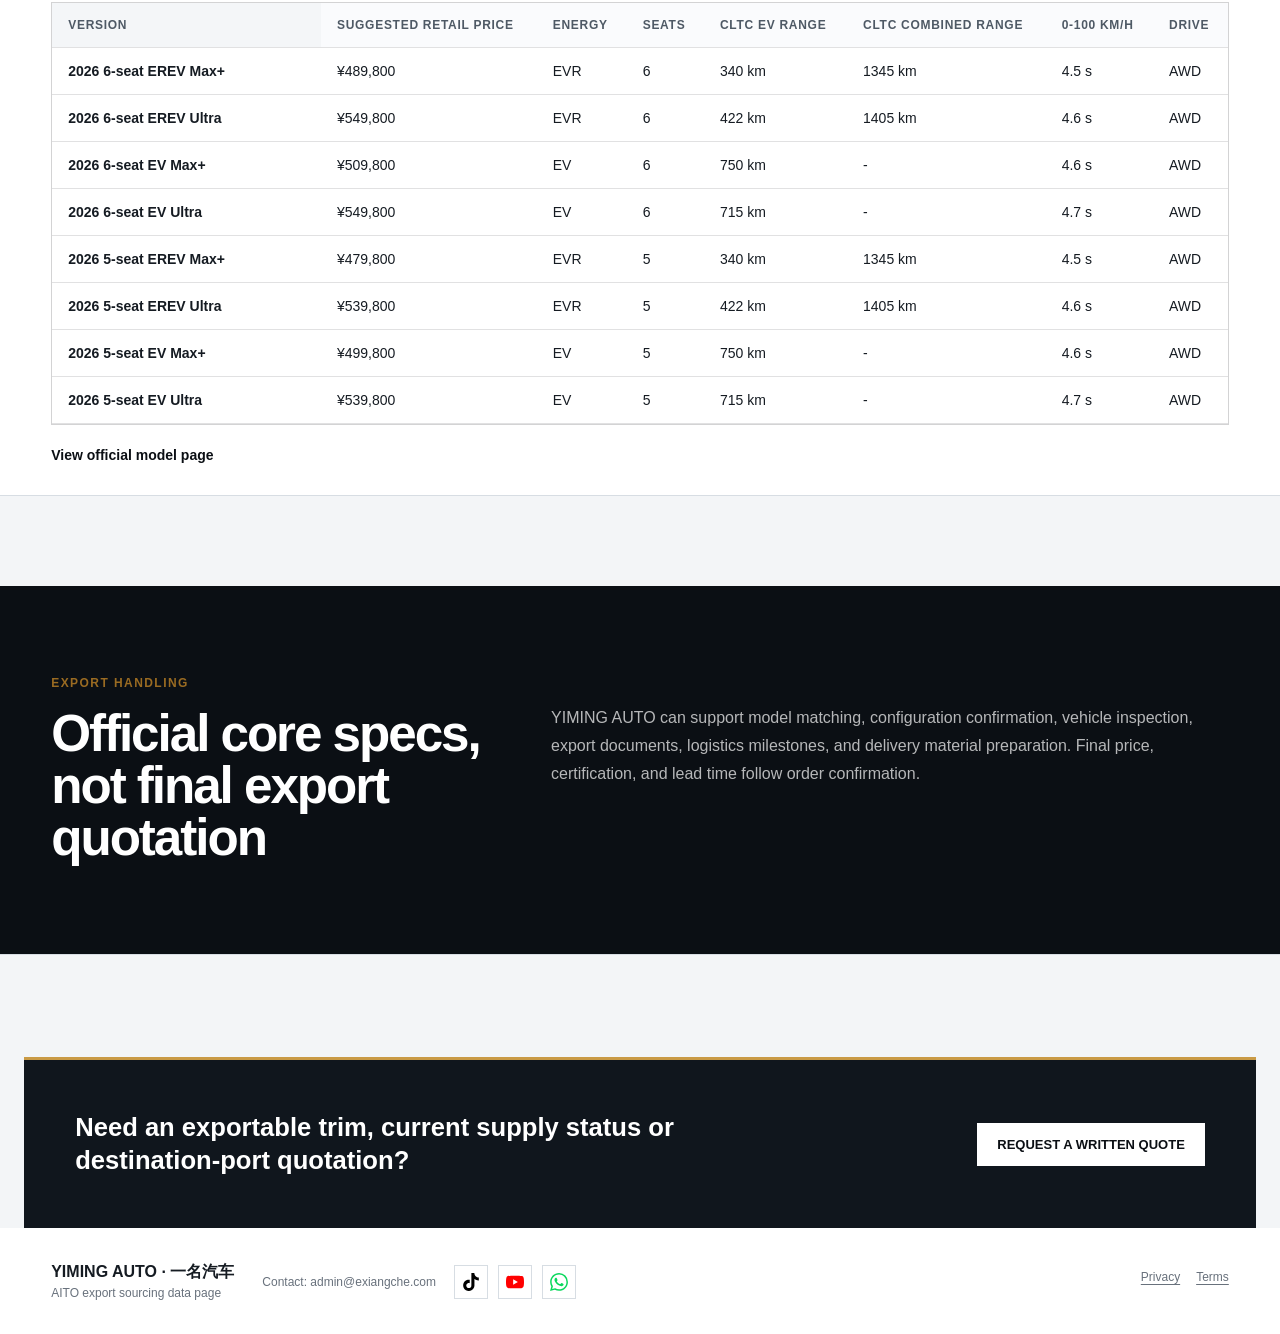
<file: official-site/aito.html>
<!doctype html>
<html lang="en">
<head>
  <meta charset="utf-8">
  <meta name="viewport" content="width=device-width, initial-scale=1">
  <link rel="icon" type="image/png" href="./assets/favicon.png?v=20260713-logo-final">
  <link rel="apple-touch-icon" href="./assets/favicon.png?v=20260713-logo-final">
  <title>问界 / AITO 全系车型数据 | YIMING AUTO 一名汽车</title>
  <meta name="description" content="问界 AITO M5、M6、M7、M8、M9 官方车型与版本参数，用于一名汽车海外出口采销沟通。">
  <meta name="robots" content="index,follow,max-image-preview:large">
  <meta name="theme-color" content="#f3f5f7">
  <link rel="canonical" href="https://www.yiming-auto.com/aito.html">
  <meta property="og:title" content="AITO M5, M6, M7, M8 and M9 Specifications | YIMING AUTO">
  <meta property="og:description" content="Official core data for 41 AITO configurations across five model lines.">
  <meta property="og:type" content="website">
  <meta property="og:url" content="https://www.yiming-auto.com/aito.html">
  <meta property="og:image" content="https://www.yiming-auto.com/assets/aito/m9-new.webp">
  <meta name="twitter:card" content="summary_large_image">
  <link rel="stylesheet" href="./styles.css?v=20260720-motion-v4">
  <script type="application/ld+json">
  {"@context":"https://schema.org","@type":"ItemList","name":"AITO model range","url":"https://www.yiming-auto.com/aito.html","numberOfItems":5,"itemListElement":[{"@type":"ListItem","position":1,"name":"AITO M5"},{"@type":"ListItem","position":2,"name":"AITO M6"},{"@type":"ListItem","position":3,"name":"AITO M7"},{"@type":"ListItem","position":4,"name":"AITO M8"},{"@type":"ListItem","position":5,"name":"AITO M9"}]}
  </script>
</head>
<body class="aito-page">
  <header class="site-header">
    <a class="brand" href="/" aria-label="YIMING AUTO home">
      <img class="brand-logo" src="./assets/yiming-auto-logo-128.webp" alt="YIMING AUTO" width="128" height="128">
      <span class="brand-text"><strong>YIMING AUTO</strong><small data-i18n="aitoBrandSub">问界 / AITO 全系列数据 · 一名汽车</small></span>
    </a>
    <nav aria-label="Primary navigation">
      <a href="./index.html" data-i18n="navModels">车型</a>
      <a href="./zunjie.html" data-i18n="navZunjie">尊界</a>
      <a href="./other.html" data-i18n="navOther">其他</a>
      <a href="./index.html#contact" data-i18n="navContact">联系</a>
      <label class="language-select"><span data-i18n="languageLabel">语言</span><select class="js-language-switcher" aria-label="Select language"><option value="en">English</option><option value="zh">中文</option><option value="ar">العربية</option><option value="es">Español</option><option value="ru">Русский</option><option value="fr">Français</option></select></label>
    </nav>
  </header>

  <main>
    <section class="page-hero aito-hero">
      <p class="eyebrow" data-i18n="aitoEyebrow">问界官网车型数据</p>
      <h1 data-i18n="aitoTitle">问界 / AITO 全系列核心数据</h1>
      <p class="section-intro" data-i18n="aitoIntro">数据来源：AITO 问界官网车型页。此页只整理海外经销商沟通常用的车型、能源形式、续航和出口备注；海外配置、可供性、认证、报价与交付周期需另行确认。</p>
      <nav class="aito-model-nav" aria-label="AITO model index">
        <a href="#aito-m5">M5</a><a href="#aito-m6">M6</a><a href="#aito-m7">M7</a><a href="#aito-m8">M8</a><a href="#aito-m9">M9</a>
      </nav>
    </section>

    <section class="aito-catalog" aria-label="AITO model catalog">
      <article class="aito-model" id="aito-m5">
        <div class="aito-model-media"><img src="./assets/aito/m5.webp" alt="问界新 M5 Ultra 官方主视觉" width="1920" height="1080" loading="eager"></div>
        <header class="aito-model-header"><div><p class="aito-model-kicker">AITO M5</p><h2>问界新 M5 Ultra</h2><p data-i18n="aitoM5Note">适合入门展示车、年轻家庭和城市通勤客户。</p></div><div class="aito-model-facts"><span data-i18n="aitoM5Positioning">运动型智能 SUV</span><strong>3 <small data-i18n="aitoVersions">个版本</small></strong></div></header>
        <div class="spec-table-wrap"><table class="spec-table aito-model-table"><thead><tr><th data-i18n="tableVersion">版本</th><th data-i18n="tablePrice">建议零售价</th><th data-i18n="tableEnergy">能源</th><th data-i18n="tableSeats">座位</th><th data-i18n="tableEvRange">CLTC 纯电续航</th><th data-i18n="tableCombinedRange">CLTC 综合续航</th><th>0-100 km/h</th><th data-i18n="aitoTableDrive">驱动</th></tr></thead><tbody>
          <tr><td>纯电 Ultra 后驱</td><td>¥239,800</td><td>EV</td><td>5</td><td>602 km</td><td>-</td><td>7.1 s</td><td>后驱</td></tr>
          <tr><td>增程 Ultra 后驱</td><td>¥229,800</td><td>EVR</td><td>5</td><td>255 km</td><td>1440 km</td><td>7.1 s</td><td>后驱</td></tr>
          <tr><td>增程 Ultra 四驱</td><td>¥249,800</td><td>EVR</td><td>5</td><td>230 km</td><td>1275 km</td><td>4.3 s</td><td>四驱</td></tr>
        </tbody></table></div><a class="aito-source-link" href="https://aito.auto/model/m5-new/" target="_blank" rel="noopener" data-i18n="aitoOfficialSource">查看官方车型页</a>
      </article>

      <article class="aito-model" id="aito-m6">
        <div class="aito-model-media"><img src="./assets/aito/m6.webp" alt="问界 M6 官方主视觉" width="1920" height="1280" loading="lazy"></div>
        <header class="aito-model-header"><div><p class="aito-model-kicker">AITO M6</p><h2>问界 M6</h2><p data-i18n="aitoM6Note">适合作为经销商主销展示车型，兼顾续航和空间。</p></div><div class="aito-model-facts"><span data-i18n="aitoM6Positioning">中大型智能 SUV</span><strong>6 <small data-i18n="aitoVersions">个版本</small></strong></div></header>
        <div class="spec-table-wrap"><table class="spec-table aito-model-table"><thead><tr><th data-i18n="tableVersion">版本</th><th data-i18n="tablePrice">建议零售价</th><th data-i18n="tableEnergy">能源</th><th data-i18n="tableSeats">座位</th><th data-i18n="tableEvRange">CLTC 纯电续航</th><th data-i18n="tableCombinedRange">CLTC 综合续航</th><th>0-100 km/h</th><th data-i18n="aitoTableDrive">驱动</th></tr></thead><tbody>
          <tr><td>增程 Max+ 四驱版</td><td>¥259,800</td><td>EVR</td><td>5</td><td>235 km</td><td>1445 km</td><td>5.2 s</td><td>四驱</td></tr><tr><td>增程 Ultra 四驱版</td><td>¥279,800</td><td>EVR</td><td>5</td><td>355 km</td><td>1605 km</td><td>5.2 s</td><td>四驱</td></tr><tr><td>纯电 Max</td><td>¥229,800</td><td>EV</td><td>5</td><td>602 km</td><td>-</td><td>7.5 s</td><td>后驱</td></tr><tr><td>纯电 Max+</td><td>¥249,800</td><td>EV</td><td>5</td><td>630 km</td><td>-</td><td>7.5 s</td><td>后驱</td></tr><tr><td>纯电 Max+ 长续航版</td><td>¥279,800</td><td>EV</td><td>5</td><td>760 km</td><td>-</td><td>7.3 s</td><td>后驱</td></tr><tr><td>纯电 Ultra 四驱版</td><td>¥299,800</td><td>EV</td><td>5</td><td>705 km</td><td>-</td><td>5.2 s</td><td>四驱</td></tr>
        </tbody></table></div><a class="aito-source-link" href="https://aito.auto/model/m6/" target="_blank" rel="noopener" data-i18n="aitoOfficialSource">查看官方车型页</a>
      </article>

      <article class="aito-model" id="aito-m7">
        <div class="aito-model-media"><img src="./assets/aito/m7.webp" alt="问界 M7 官方主视觉" width="1920" height="1280" loading="lazy"></div>
        <header class="aito-model-header"><div><p class="aito-model-kicker">AITO M7</p><h2>问界 M7</h2><p data-i18n="aitoM7Note">适合家庭、租赁公司、商务接待和多座需求客户。</p></div><div class="aito-model-facts"><span data-i18n="aitoM7Positioning">家庭豪华 SUV</span><strong>12 <small data-i18n="aitoVersions">个版本</small></strong></div></header>
        <div class="spec-table-wrap"><table class="spec-table aito-model-table"><thead><tr><th data-i18n="tableVersion">版本</th><th data-i18n="tablePrice">建议零售价</th><th data-i18n="tableEnergy">能源</th><th data-i18n="tableSeats">座位</th><th data-i18n="tableEvRange">CLTC 纯电续航</th><th data-i18n="tableCombinedRange">CLTC 综合续航</th><th>0-100 km/h</th><th data-i18n="aitoTableDrive">驱动</th></tr></thead><tbody>
          <tr><td>2026款 六座 增程 Max 长续航版</td><td>¥319,800</td><td>EVR</td><td>6</td><td>327 km</td><td>1525 km</td><td>8.2 s</td><td>后驱</td></tr><tr><td>2026款 六座 增程 Max 四驱版</td><td>¥339,800</td><td>EVR</td><td>6</td><td>315 km</td><td>1465 km</td><td>5.1 s</td><td>四驱</td></tr><tr><td>2026款 六座 增程 Ultra 四驱版</td><td>¥359,800</td><td>EVR</td><td>6</td><td>315 km</td><td>1465 km</td><td>5.1 s</td><td>四驱</td></tr><tr><td>2026款 六座 纯电 Max 长续航版</td><td>¥339,800</td><td>EV</td><td>6</td><td>710 km</td><td>-</td><td>7.8 s</td><td>后驱</td></tr><tr><td>2026款 六座 纯电 Max 四驱版</td><td>¥359,800</td><td>EV</td><td>6</td><td>660 km</td><td>-</td><td>4.7 s</td><td>四驱</td></tr><tr><td>2026款 六座 纯电 Ultra 四驱版</td><td>¥379,800</td><td>EV</td><td>6</td><td>635 km</td><td>-</td><td>4.7 s</td><td>四驱</td></tr><tr><td>2026款 五座 增程 Max 长续航版</td><td>¥299,800</td><td>EVR</td><td>5</td><td>327 km</td><td>1690 km</td><td>8.2 s</td><td>后驱</td></tr><tr><td>2026款 五座 增程 Max 四驱版</td><td>¥319,800</td><td>EVR</td><td>5</td><td>315 km</td><td>1625 km</td><td>5.1 s</td><td>四驱</td></tr><tr><td>2026款 五座 增程 Ultra 四驱版</td><td>¥339,800</td><td>EVR</td><td>5</td><td>315 km</td><td>1625 km</td><td>5.1 s</td><td>四驱</td></tr><tr><td>2026款 五座 纯电 Max 长续航版</td><td>¥319,800</td><td>EV</td><td>5</td><td>710 km</td><td>-</td><td>7.8 s</td><td>后驱</td></tr><tr><td>2026款 五座 纯电 Max 四驱版</td><td>¥339,800</td><td>EV</td><td>5</td><td>660 km</td><td>-</td><td>4.7 s</td><td>四驱</td></tr><tr><td>2026款 五座 纯电 Ultra 四驱版</td><td>¥359,800</td><td>EV</td><td>5</td><td>635 km</td><td>-</td><td>4.7 s</td><td>四驱</td></tr>
        </tbody></table></div><a class="aito-source-link" href="https://aito.auto/model/m7-new/" target="_blank" rel="noopener" data-i18n="aitoOfficialSource">查看官方车型页</a>
      </article>

      <article class="aito-model" id="aito-m8">
        <div class="aito-model-media"><img src="./assets/aito/m8.webp" alt="问界 M8 官方主视觉" width="1920" height="1080" loading="lazy"></div>
        <header class="aito-model-header"><div><p class="aito-model-kicker">AITO M8</p><h2>问界 M8</h2><p data-i18n="aitoM8Note">适合高端家庭、商务接待和旗舰展厅形象车。</p></div><div class="aito-model-facts"><span data-i18n="aitoM8Positioning">家庭旗舰 SUV</span><strong>12 <small data-i18n="aitoVersions">个版本</small></strong></div></header>
        <div class="spec-table-wrap"><table class="spec-table aito-model-table"><thead><tr><th data-i18n="tableVersion">版本</th><th data-i18n="tablePrice">建议零售价</th><th data-i18n="tableEnergy">能源</th><th data-i18n="tableSeats">座位</th><th data-i18n="tableEvRange">CLTC 纯电续航</th><th data-i18n="tableCombinedRange">CLTC 综合续航</th><th>0-100 km/h</th><th data-i18n="aitoTableDrive">驱动</th></tr></thead><tbody>
          <tr><td>六座 增程 Max</td><td>¥369,800</td><td>EVR</td><td>6</td><td>201 km</td><td>1405 km</td><td>-</td><td>四驱</td></tr><tr><td>六座 增程 Max+</td><td>¥399,800</td><td>EVR</td><td>6</td><td>310 km</td><td>1526 km</td><td>-</td><td>四驱</td></tr><tr><td>六座 增程 Ultra</td><td>¥449,800</td><td>EVR</td><td>6</td><td>310 km</td><td>1526 km</td><td>-</td><td>四驱</td></tr><tr><td>六座 纯电 Max+ 长续航版</td><td>¥379,800</td><td>EV</td><td>6</td><td>705 km</td><td>-</td><td>-</td><td>后驱</td></tr><tr><td>六座 纯电 Max+ 四驱版</td><td>¥399,800</td><td>EV</td><td>6</td><td>655 km</td><td>-</td><td>-</td><td>四驱</td></tr><tr><td>六座 纯电 Ultra 四驱版</td><td>¥449,800</td><td>EV</td><td>6</td><td>625 km</td><td>-</td><td>-</td><td>四驱</td></tr><tr><td>五座 增程 Max</td><td>¥359,800</td><td>EVR</td><td>5</td><td>201 km</td><td>1405 km</td><td>-</td><td>四驱</td></tr><tr><td>五座 增程 Max+</td><td>¥379,800</td><td>EVR</td><td>5</td><td>310 km</td><td>1526 km</td><td>-</td><td>四驱</td></tr><tr><td>五座 增程 Ultra</td><td>¥429,800</td><td>EVR</td><td>5</td><td>310 km</td><td>1526 km</td><td>-</td><td>-</td><td>四驱</td></tr><tr><td>五座 纯电 Max+ 长续航版</td><td>¥359,800</td><td>EV</td><td>5</td><td>705 km</td><td>-</td><td>-</td><td>后驱</td></tr><tr><td>五座 纯电 Max+ 四驱版</td><td>¥379,800</td><td>EV</td><td>5</td><td>655 km</td><td>-</td><td>-</td><td>四驱</td></tr><tr><td>五座 纯电 Ultra 四驱版</td><td>¥429,800</td><td>EV</td><td>5</td><td>625 km</td><td>-</td><td>-</td><td>四驱</td></tr>
        </tbody></table></div><a class="aito-source-link" href="https://aito.auto/model/m8/" target="_blank" rel="noopener" data-i18n="aitoOfficialSource">查看官方车型页</a>
      </article>

      <article class="aito-model" id="aito-m9">
        <div class="aito-model-media"><img src="./assets/aito/m9-new.webp" alt="问界 M9 官方主视觉" width="1920" height="960" loading="lazy"></div>
        <header class="aito-model-header"><div><p class="aito-model-kicker">AITO M9</p><h2>问界 M9</h2><p data-i18n="aitoM9Note">适合旗舰展厅、VIP 客户、政府和高端商务接待。</p></div><div class="aito-model-facts"><span data-i18n="aitoM9Positioning">大型旗舰 SUV</span><strong>8 <small data-i18n="aitoVersions">个版本</small></strong></div></header>
        <div class="spec-table-wrap"><table class="spec-table aito-model-table"><thead><tr><th data-i18n="tableVersion">版本</th><th data-i18n="tablePrice">建议零售价</th><th data-i18n="tableEnergy">能源</th><th data-i18n="tableSeats">座位</th><th data-i18n="tableEvRange">CLTC 纯电续航</th><th data-i18n="tableCombinedRange">CLTC 综合续航</th><th>0-100 km/h</th><th data-i18n="aitoTableDrive">驱动</th></tr></thead><tbody>
          <tr><td>2026款 享六座 增程 Max+</td><td>¥489,800</td><td>EVR</td><td>6</td><td>340 km</td><td>1345 km</td><td>4.5 s</td><td>四驱</td></tr><tr><td>2026款 享六座 增程 Ultra</td><td>¥549,800</td><td>EVR</td><td>6</td><td>422 km</td><td>1405 km</td><td>4.6 s</td><td>四驱</td></tr><tr><td>2026款 享六座 纯电 Max+</td><td>¥509,800</td><td>EV</td><td>6</td><td>750 km</td><td>-</td><td>4.6 s</td><td>四驱</td></tr><tr><td>2026款 享六座 纯电 Ultra</td><td>¥549,800</td><td>EV</td><td>6</td><td>715 km</td><td>-</td><td>4.7 s</td><td>四驱</td></tr><tr><td>2026款 阔五座 增程 Max+</td><td>¥479,800</td><td>EVR</td><td>5</td><td>340 km</td><td>1345 km</td><td>4.5 s</td><td>四驱</td></tr><tr><td>2026款 阔五座 增程 Ultra</td><td>¥539,800</td><td>EVR</td><td>5</td><td>422 km</td><td>1405 km</td><td>4.6 s</td><td>四驱</td></tr><tr><td>2026款 阔五座 纯电 Max+</td><td>¥499,800</td><td>EV</td><td>5</td><td>750 km</td><td>-</td><td>4.6 s</td><td>四驱</td></tr><tr><td>2026款 阔五座 纯电 Ultra</td><td>¥539,800</td><td>EV</td><td>5</td><td>715 km</td><td>-</td><td>4.7 s</td><td>四驱</td></tr>
        </tbody></table></div><a class="aito-source-link" href="https://aito.auto/model/m9-new/" target="_blank" rel="noopener" data-i18n="aitoOfficialSource">查看官方车型页</a>
      </article>
    </section>

    <section class="section aito-export-note"><div><p class="eyebrow" data-i18n="aitoNoteExportTitle">出口处理</p><h2 data-i18n="aitoDataScopeValue">官网核心参数，非最终出口报价单</h2></div><p data-i18n="aitoNoteExportText">一名汽车可协助车型匹配、配置确认、车辆检测、出口单证、物流节点和交付资料准备。最终价格、认证和交期按订单确认。</p></section>
  </main>
  <footer><div><strong>YIMING AUTO · 一名汽车</strong><span data-i18n="aitoFooter">问界 AITO 出口采销数据页</span></div><div class="footer-contact"><span data-i18n="footerContact">Contact: admin@exiangche.com</span><div class="footer-social" aria-label="Public contact channels"><span class="social-link tiktok" title="TikTok"><img src="./assets/social/tiktok.svg" width="18" height="18" alt=""></span><span class="social-link youtube" title="YouTube"><img src="./assets/social/youtube.svg" width="20" height="18" alt=""></span><span class="social-link whatsapp" title="WhatsApp"><img src="./assets/social/whatsapp.svg" width="18" height="18" alt=""></span></div></div></footer>
  <script src="./site.js?v=20260720-motion-v4"></script>
</body>
</html>
</file>
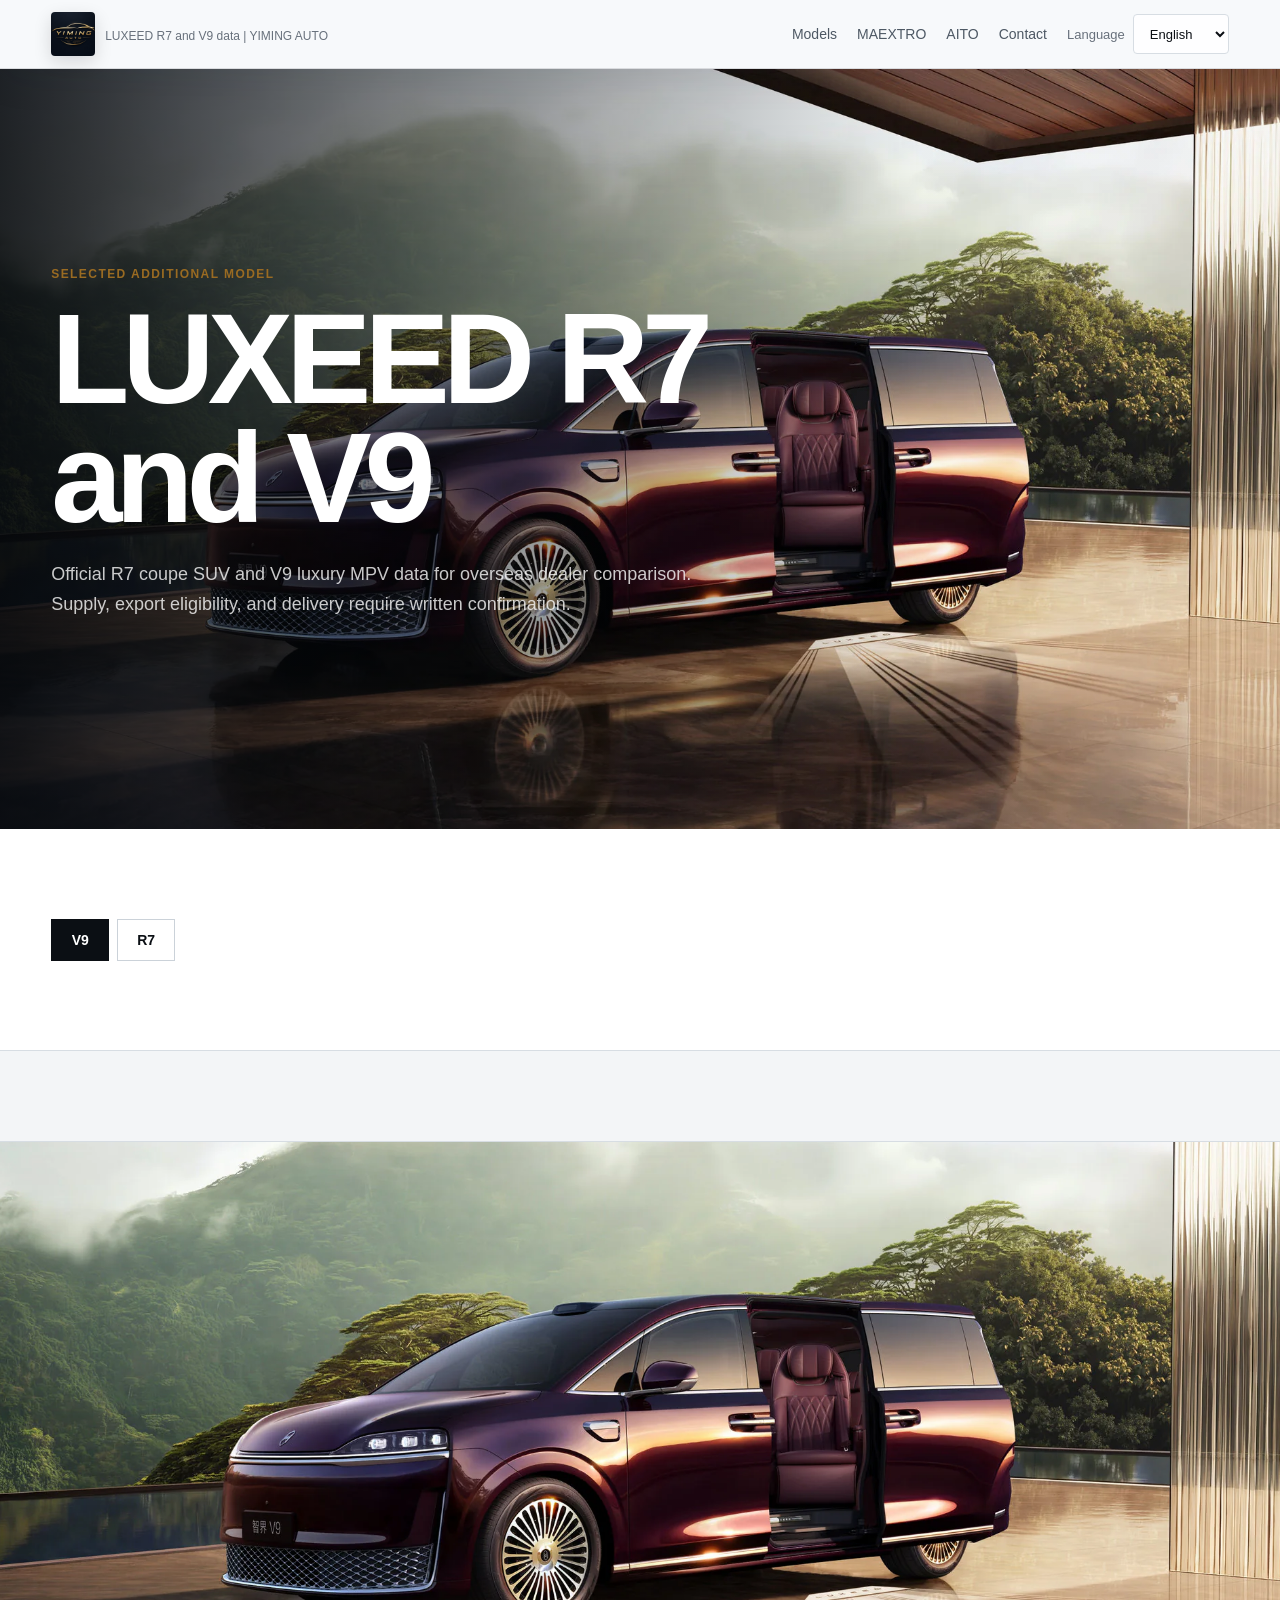
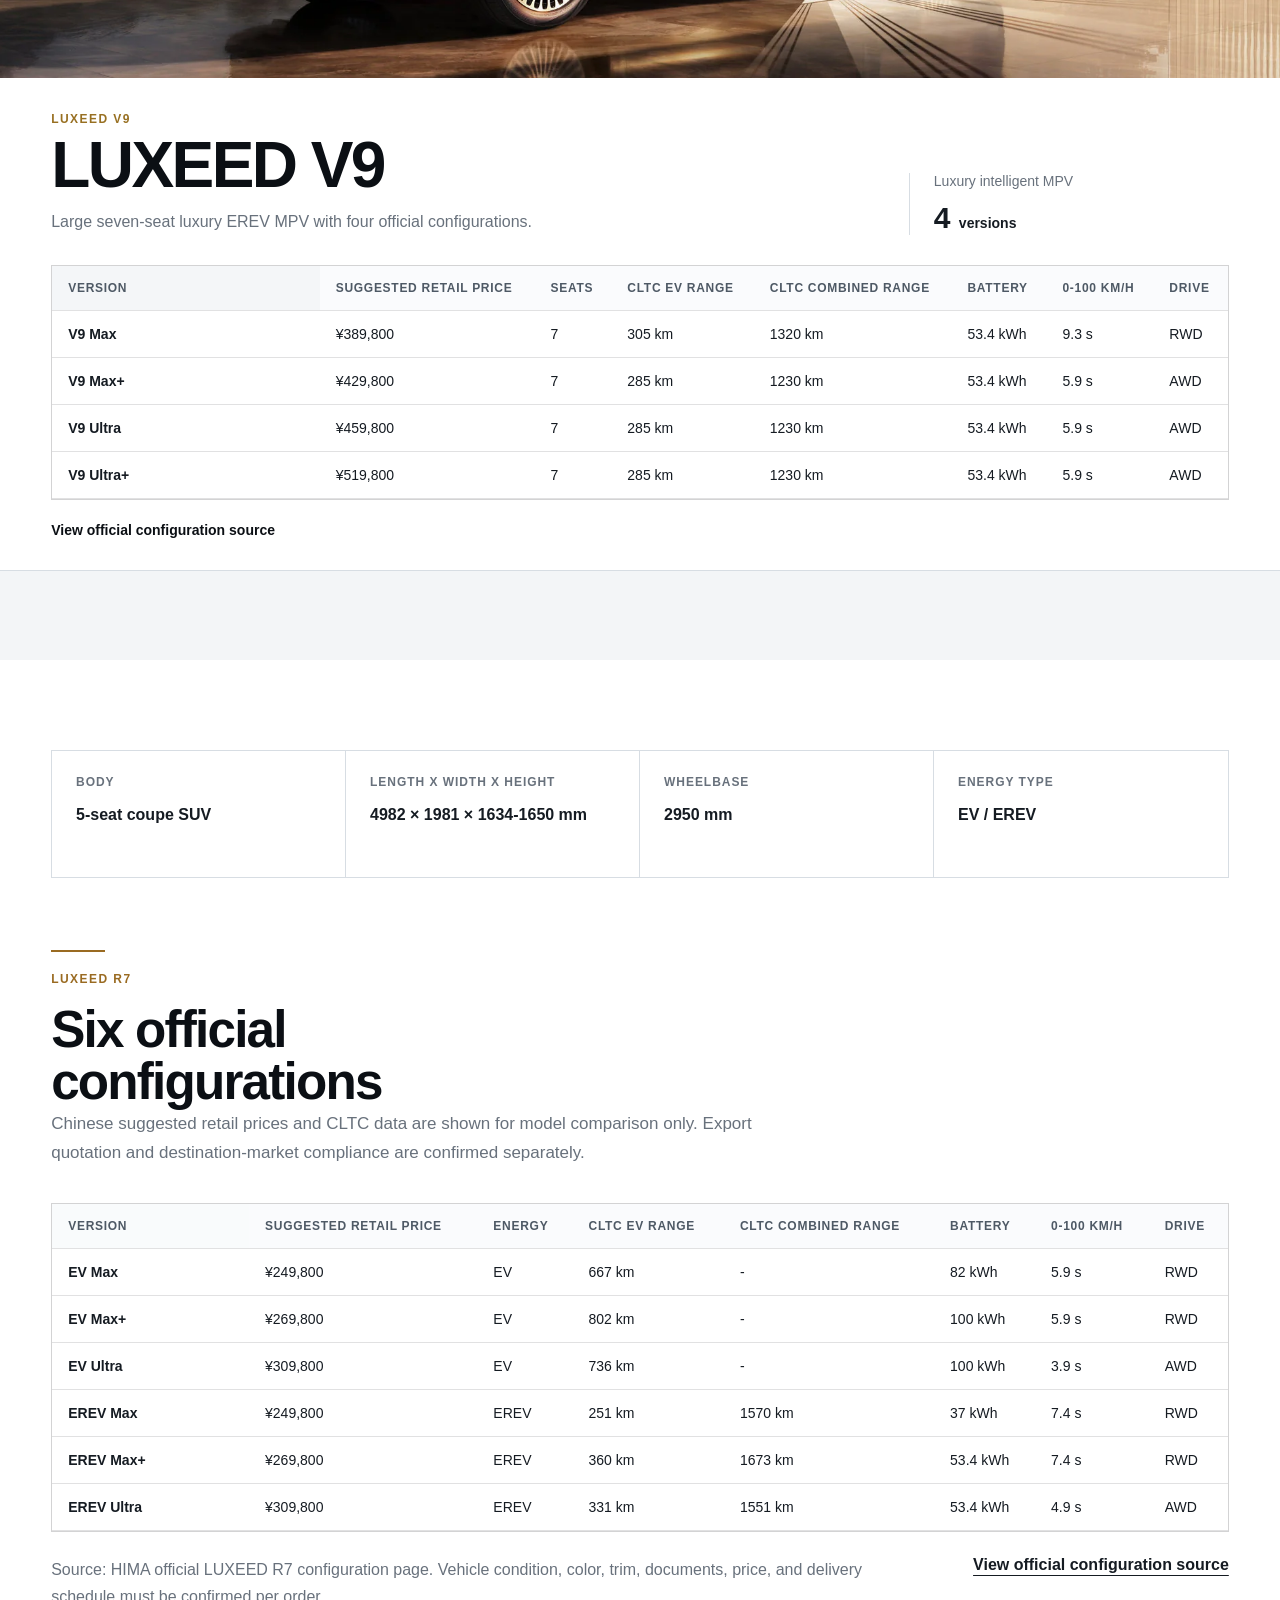
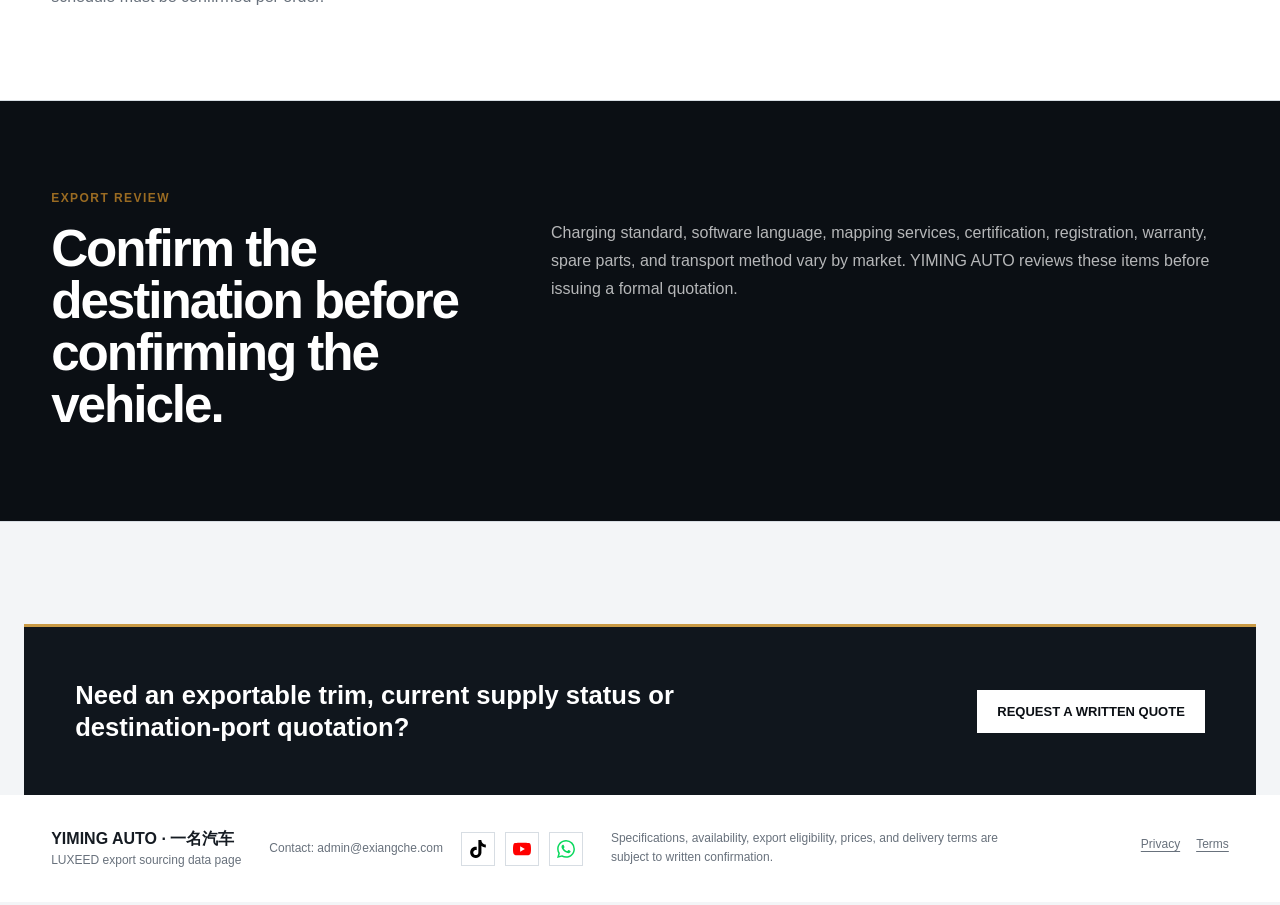
<file: official-site/other.html>
<!doctype html>
<html lang="en">
<head>
  <meta charset="utf-8">
  <meta name="viewport" content="width=device-width, initial-scale=1">
  <link rel="icon" type="image/png" href="./assets/favicon.png?v=20260713-logo-final">
  <link rel="apple-touch-icon" href="./assets/favicon.png?v=20260713-logo-final">
  <title>LUXEED R7 and V9 Export Specifications | YIMING AUTO</title>
  <meta name="description" content="LUXEED R7 and V9 official core specifications for overseas dealer sourcing and vehicle export discussions with YIMING AUTO.">
  <meta name="robots" content="index,follow,max-image-preview:large">
  <meta name="theme-color" content="#f3f5f7">
  <link rel="canonical" href="https://www.yiming-auto.com/other.html">
  <meta property="og:title" content="LUXEED R7 and V9 Export Specifications | YIMING AUTO">
  <meta property="og:description" content="Official LUXEED R7 and V9 core specifications, including EV, EREV, range, battery, and drive data.">
  <meta property="og:type" content="website">
  <meta property="og:url" content="https://www.yiming-auto.com/other.html">
  <meta property="og:image" content="https://www.yiming-auto.com/assets/luxeed/v9-hero.webp">
  <meta name="twitter:card" content="summary_large_image">
  <link rel="preload" as="image" href="./assets/luxeed/v9-hero.webp">
  <link rel="stylesheet" href="./styles.css?v=20260720-motion-v4">
  <script type="application/ld+json">
  {"@context":"https://schema.org","@type":"ItemList","name":"LUXEED R7 and V9","url":"https://www.yiming-auto.com/other.html","numberOfItems":2,"itemListElement":[{"@type":"Product","@id":"https://www.yiming-auto.com/other.html#luxeed-r7","name":"LUXEED R7","image":"https://www.yiming-auto.com/assets/luxeed/r7-hero.webp","description":"LUXEED R7 in EV and EREV configurations.","brand":{"@type":"Brand","name":"LUXEED"},"offers":{"@type":"AggregateOffer","url":"https://www.yiming-auto.com/other.html#luxeed-r7","priceCurrency":"CNY","lowPrice":"249800","highPrice":"309800","offerCount":"6"}},{"@type":"Product","@id":"https://www.yiming-auto.com/other.html#luxeed-v9","name":"LUXEED V9","image":"https://www.yiming-auto.com/assets/luxeed/v9-hero.webp","description":"LUXEED V9 seven-seat luxury MPV in four configurations.","brand":{"@type":"Brand","name":"LUXEED"},"offers":{"@type":"AggregateOffer","url":"https://www.yiming-auto.com/other.html#luxeed-v9","priceCurrency":"CNY","lowPrice":"389800","highPrice":"519800","offerCount":"4"}}]}
  </script>
</head>
<body class="luxeed-page">
  <header class="site-header">
    <a class="brand" href="/" aria-label="YIMING AUTO home">
      <img class="brand-logo" src="./assets/yiming-auto-logo-128.webp" alt="YIMING AUTO" width="128" height="128">
      <span class="brand-text"><strong>YIMING AUTO</strong><small data-i18n="otherBrandSub">LUXEED R7 and V9 data | YIMING AUTO</small></span>
    </a>
    <nav aria-label="Primary navigation">
      <a href="./index.html" data-i18n="navModels">Models</a>
      <a href="./zunjie.html" data-i18n="navZunjie">MAEXTRO</a>
      <a href="./aito.html" data-i18n="navAito">AITO</a>
      <a href="./index.html#contact" data-i18n="navContact">Contact</a>
      <label class="language-select"><span data-i18n="languageLabel">Language</span><select class="js-language-switcher" aria-label="Select language"><option value="en">English</option><option value="zh">中文</option><option value="ar">العربية</option><option value="es">Español</option><option value="ru">Русский</option><option value="fr">Français</option></select></label>
    </nav>
  </header>

  <main>
    <section class="luxeed-hero">
      <img src="./assets/luxeed/v9-hero.webp" alt="LUXEED V9 official hero image" width="1920" height="1080" fetchpriority="high">
      <div class="luxeed-hero-copy">
        <p class="eyebrow" data-i18n="otherEyebrow">Selected additional model</p>
        <h1 data-i18n="otherTitle">LUXEED R7 and V9</h1>
        <p data-i18n="otherIntro">R7 coupe SUV and V9 luxury MPV official core data for overseas dealer comparison. Supply, export eligibility, and delivery require written confirmation.</p>
      </div>
    </section>

    <section class="brand-model-index"><nav class="aito-model-nav" aria-label="LUXEED model index"><a href="#luxeed-v9">V9</a><a href="#luxeed-r7">R7</a></nav></section>

    <section class="aito-catalog" aria-label="LUXEED V9 model data">
      <article class="aito-model" id="luxeed-v9">
        <div class="aito-model-media"><img src="./assets/luxeed/v9-hero.webp" alt="LUXEED V9 official model image" width="1920" height="1080" loading="lazy"></div>
        <header class="aito-model-header">
          <div><p class="aito-model-kicker">LUXEED V9</p><h2>智界 V9</h2><p data-i18n="v9Intro">Large seven-seat luxury EREV MPV with four official configurations.</p></div>
          <div class="aito-model-facts"><span data-i18n="v9Positioning">Luxury intelligent MPV</span><strong>4 <small data-i18n="aitoVersions">versions</small></strong></div>
        </header>
        <div class="spec-table-wrap"><table class="spec-table aito-model-table"><thead><tr><th data-i18n="tableVersion">Version</th><th data-i18n="tablePrice">Suggested retail price</th><th data-i18n="tableSeats">Seats</th><th data-i18n="tableEvRange">CLTC EV range</th><th data-i18n="tableCombinedRange">CLTC combined range</th><th data-i18n="tableBattery">Battery</th><th>0-100 km/h</th><th data-i18n="aitoTableDrive">Drive</th></tr></thead><tbody>
          <tr><td>V9 Max</td><td>¥389,800</td><td>7</td><td>305 km</td><td>1320 km</td><td>53.4 kWh</td><td>9.3 s</td><td>RWD</td></tr>
          <tr><td>V9 Max+</td><td>¥429,800</td><td>7</td><td>285 km</td><td>1230 km</td><td>53.4 kWh</td><td>5.9 s</td><td>AWD</td></tr>
          <tr><td>V9 Ultra</td><td>¥459,800</td><td>7</td><td>285 km</td><td>1230 km</td><td>53.4 kWh</td><td>5.9 s</td><td>AWD</td></tr>
          <tr><td>V9 Ultra+</td><td>¥519,800</td><td>7</td><td>285 km</td><td>1230 km</td><td>53.4 kWh</td><td>5.9 s</td><td>AWD</td></tr>
        </tbody></table></div>
        <a class="aito-source-link" href="https://hima.auto/zhijie/v9/configuration/" target="_blank" rel="noopener" data-i18n="r7OfficialSource">View official configuration source</a>
      </article>
    </section>

    <section class="section r7-specs-section" id="luxeed-r7">
      <div class="r7-overview">
        <div><span data-i18n="r7BodyLabel">Body</span><strong data-i18n="r7BodyValue">5-seat coupe SUV</strong></div>
        <div><span data-i18n="specSizeLabel">Length × width × height</span><strong>4982 × 1981 × 1634-1650 mm</strong></div>
        <div><span data-i18n="specWheelbaseLabel">Wheelbase</span><strong>2950 mm</strong></div>
        <div><span data-i18n="specEnergyLabel">Energy type</span><strong>EV / EREV</strong></div>
      </div>

      <div class="section-heading r7-heading">
        <p class="eyebrow">LUXEED R7</p>
        <h2 data-i18n="r7VersionsTitle">Six official configurations</h2>
        <p class="section-intro" data-i18n="r7VersionsIntro">Chinese suggested retail prices and CLTC data are shown for model comparison only. Export quotation and destination-market compliance are confirmed separately.</p>
      </div>

      <div class="spec-table-wrap">
        <table class="spec-table r7-table">
          <thead><tr><th data-i18n="tableVersion">Version</th><th data-i18n="tablePrice">Suggested retail price</th><th data-i18n="tableEnergy">Energy</th><th data-i18n="tableEvRange">CLTC EV range</th><th data-i18n="tableCombinedRange">CLTC combined range</th><th data-i18n="tableBattery">Battery</th><th>0-100 km/h</th><th data-i18n="aitoTableDrive">Drive</th></tr></thead>
          <tbody>
            <tr><td>EV Max</td><td>¥249,800</td><td>EV</td><td>667 km</td><td>-</td><td>82 kWh</td><td>5.9 s</td><td data-i18n="driveRwd">RWD</td></tr>
            <tr><td>EV Max+</td><td>¥269,800</td><td>EV</td><td>802 km</td><td>-</td><td>100 kWh</td><td>5.9 s</td><td data-i18n="driveRwd">RWD</td></tr>
            <tr><td>EV Ultra</td><td>¥309,800</td><td>EV</td><td>736 km</td><td>-</td><td>100 kWh</td><td>3.9 s</td><td data-i18n="driveAwd">AWD</td></tr>
            <tr><td>EREV Max</td><td>¥249,800</td><td>EREV</td><td>251 km</td><td>1570 km</td><td>37 kWh</td><td>7.4 s</td><td data-i18n="driveRwd">RWD</td></tr>
            <tr><td>EREV Max+</td><td>¥269,800</td><td>EREV</td><td>360 km</td><td>1673 km</td><td>53.4 kWh</td><td>7.4 s</td><td data-i18n="driveRwd">RWD</td></tr>
            <tr><td>EREV Ultra</td><td>¥309,800</td><td>EREV</td><td>331 km</td><td>1551 km</td><td>53.4 kWh</td><td>4.9 s</td><td data-i18n="driveAwd">AWD</td></tr>
          </tbody>
        </table>
      </div>

      <div class="r7-source-row">
        <p data-i18n="r7SourceNote">Source: HIMA official LUXEED R7 configuration page. Vehicle condition, color, trim, documents, price, and delivery schedule must be confirmed per order.</p>
        <a href="https://hima.auto/zhijie/r7/configuration/" target="_blank" rel="noopener" data-i18n="r7OfficialSource">View official configuration source</a>
      </div>
    </section>

    <section class="section aito-export-note r7-export-note"><div><p class="eyebrow" data-i18n="r7ExportEyebrow">Export review</p><h2 data-i18n="r7ExportTitle">Confirm the destination before confirming the vehicle.</h2></div><p data-i18n="r7ExportText">Charging standard, software language, mapping services, certification, registration, warranty, spare parts, and transport method vary by market. YIMING AUTO reviews these items before issuing a formal quotation.</p></section>
  </main>

  <footer><div><strong>YIMING AUTO · 一名汽车</strong><span data-i18n="otherFooter">LUXEED R7 export sourcing data page</span></div><div class="footer-contact"><a class="footer-email" href="mailto:admin@exiangche.com" data-i18n="footerContact">Contact: admin@exiangche.com</a><div class="footer-social" aria-label="Public contact channels"><span class="social-link tiktok" title="TikTok" aria-label="TikTok"><img src="./assets/social/tiktok.svg" width="18" height="18" alt=""></span><span class="social-link youtube" title="YouTube" aria-label="YouTube"><img src="./assets/social/youtube.svg" width="20" height="18" alt=""></span><span class="social-link whatsapp" title="WhatsApp" aria-label="WhatsApp"><img src="./assets/social/whatsapp.svg" width="18" height="18" alt=""></span></div></div><p class="footer-legal" data-i18n="footerLegal">Specifications, availability, export eligibility, prices, and delivery terms are subject to written confirmation.</p></footer>
  <script src="./site.js?v=20260720-motion-v4"></script>
</body>
</html>
</file>
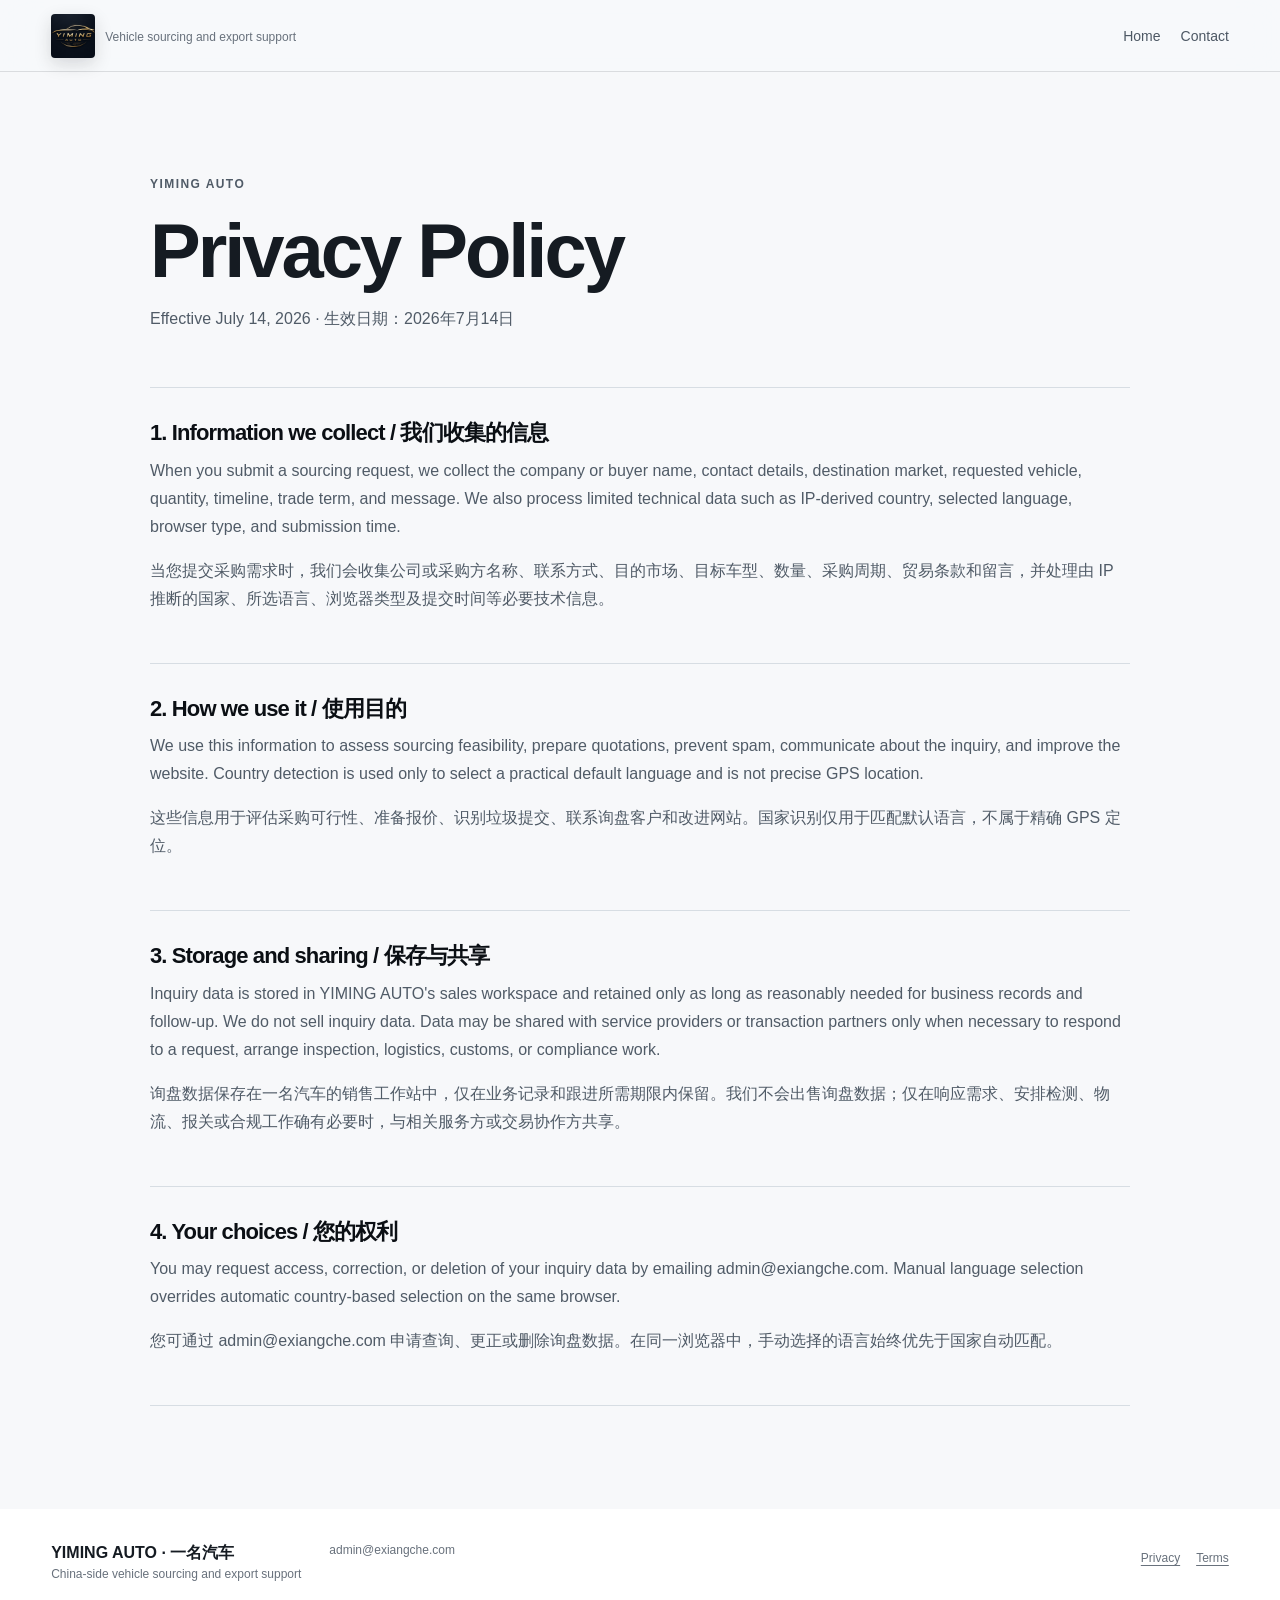
<file: official-site/privacy.html>
<!doctype html>
<html lang="en">
<head>
  <meta charset="utf-8">
  <meta name="viewport" content="width=device-width, initial-scale=1">
  <meta name="robots" content="index,follow">
  <title>Privacy Policy | YIMING AUTO</title>
  <meta name="description" content="How YIMING AUTO handles website inquiries and visitor language detection data.">
  <link rel="icon" href="./assets/favicon.png" type="image/png">
  <link rel="stylesheet" href="./styles.css?v=20260720-motion-v4">
</head>
<body class="legal-page">
  <header class="site-header">
    <a class="brand" href="./index.html" aria-label="YIMING AUTO home">
      <img class="brand-logo" src="./assets/yiming-auto-logo-128.webp" width="44" height="44" alt="YIMING AUTO">
      <small>Vehicle sourcing and export support</small>
    </a>
    <nav><a href="./index.html">Home</a><a href="./index.html#contact">Contact</a></nav>
  </header>
  <main class="legal-main">
    <header>
      <p class="eyebrow">YIMING AUTO</p>
      <h1>Privacy Policy</h1>
      <p>Effective July 14, 2026 · 生效日期：2026年7月14日</p>
    </header>
    <article><h2>1. Information we collect / 我们收集的信息</h2><p>When you submit a sourcing request, we collect the company or buyer name, contact details, destination market, requested vehicle, quantity, timeline, trade term, and message. We also process limited technical data such as IP-derived country, selected language, browser type, and submission time.</p><p>当您提交采购需求时，我们会收集公司或采购方名称、联系方式、目的市场、目标车型、数量、采购周期、贸易条款和留言，并处理由 IP 推断的国家、所选语言、浏览器类型及提交时间等必要技术信息。</p></article>
    <article><h2>2. How we use it / 使用目的</h2><p>We use this information to assess sourcing feasibility, prepare quotations, prevent spam, communicate about the inquiry, and improve the website. Country detection is used only to select a practical default language and is not precise GPS location.</p><p>这些信息用于评估采购可行性、准备报价、识别垃圾提交、联系询盘客户和改进网站。国家识别仅用于匹配默认语言，不属于精确 GPS 定位。</p></article>
    <article><h2>3. Storage and sharing / 保存与共享</h2><p>Inquiry data is stored in YIMING AUTO's sales workspace and retained only as long as reasonably needed for business records and follow-up. We do not sell inquiry data. Data may be shared with service providers or transaction partners only when necessary to respond to a request, arrange inspection, logistics, customs, or compliance work.</p><p>询盘数据保存在一名汽车的销售工作站中，仅在业务记录和跟进所需期限内保留。我们不会出售询盘数据；仅在响应需求、安排检测、物流、报关或合规工作确有必要时，与相关服务方或交易协作方共享。</p></article>
    <article><h2>4. Your choices / 您的权利</h2><p>You may request access, correction, or deletion of your inquiry data by emailing <a href="mailto:admin@exiangche.com">admin@exiangche.com</a>. Manual language selection overrides automatic country-based selection on the same browser.</p><p>您可通过 <a href="mailto:admin@exiangche.com">admin@exiangche.com</a> 申请查询、更正或删除询盘数据。在同一浏览器中，手动选择的语言始终优先于国家自动匹配。</p></article>
  </main>
  <footer><div><strong>YIMING AUTO · 一名汽车</strong><span>China-side vehicle sourcing and export support</span></div><a class="footer-email" href="mailto:admin@exiangche.com">admin@exiangche.com</a></footer>
  <script src="./site.js?v=20260720-motion-v4"></script>
</body>
</html>
</file>
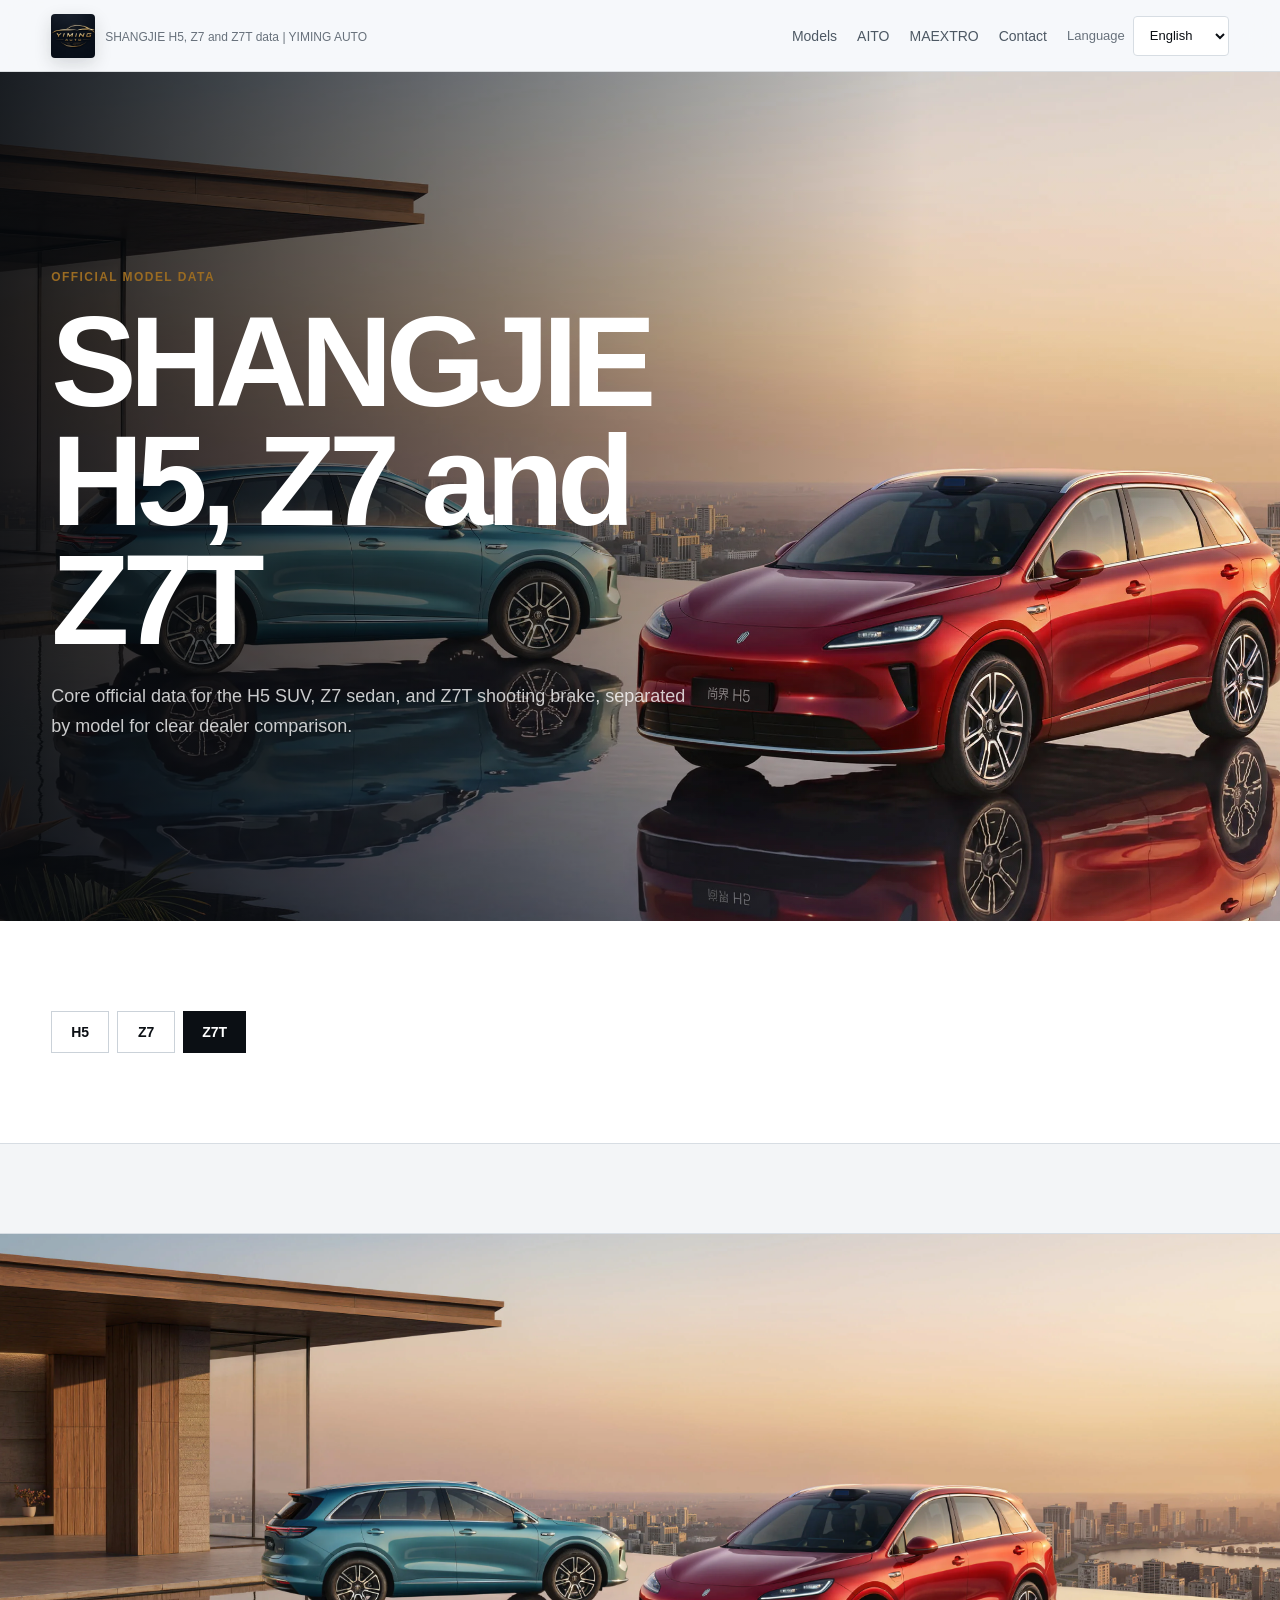
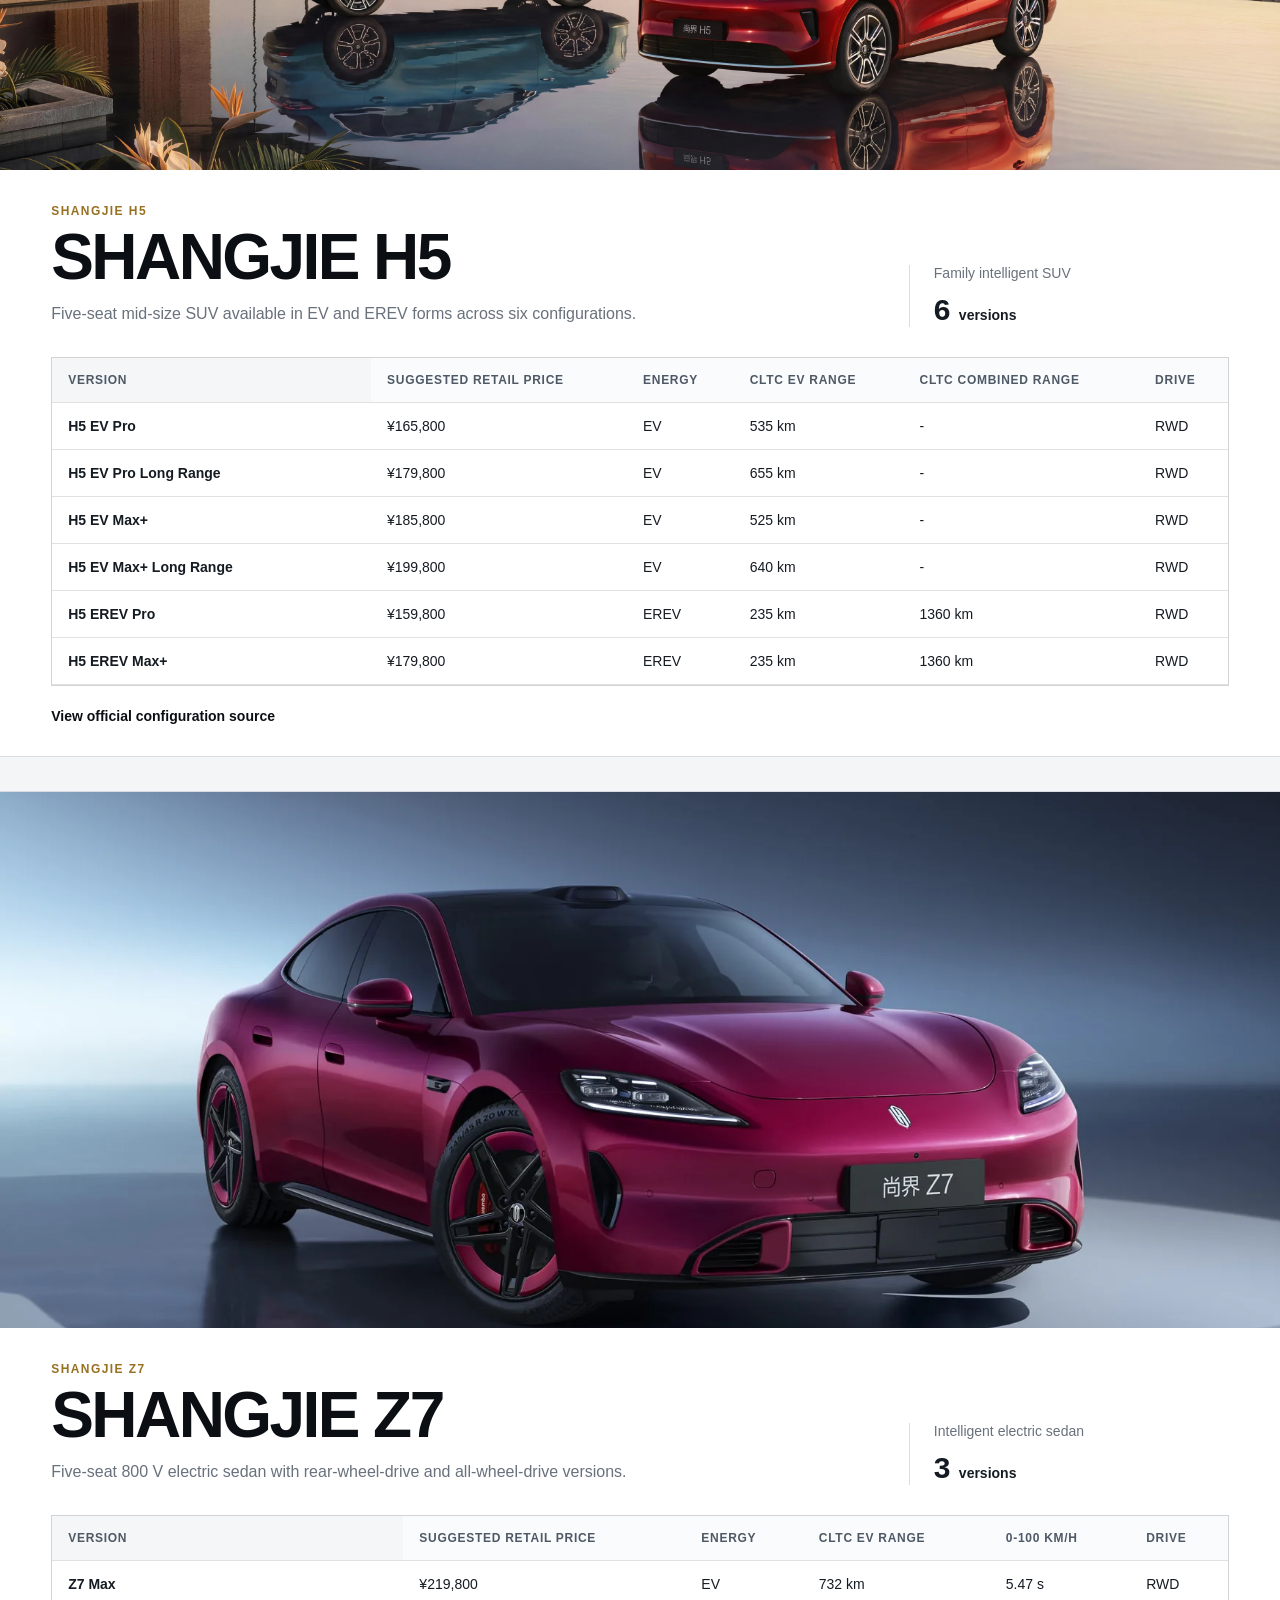
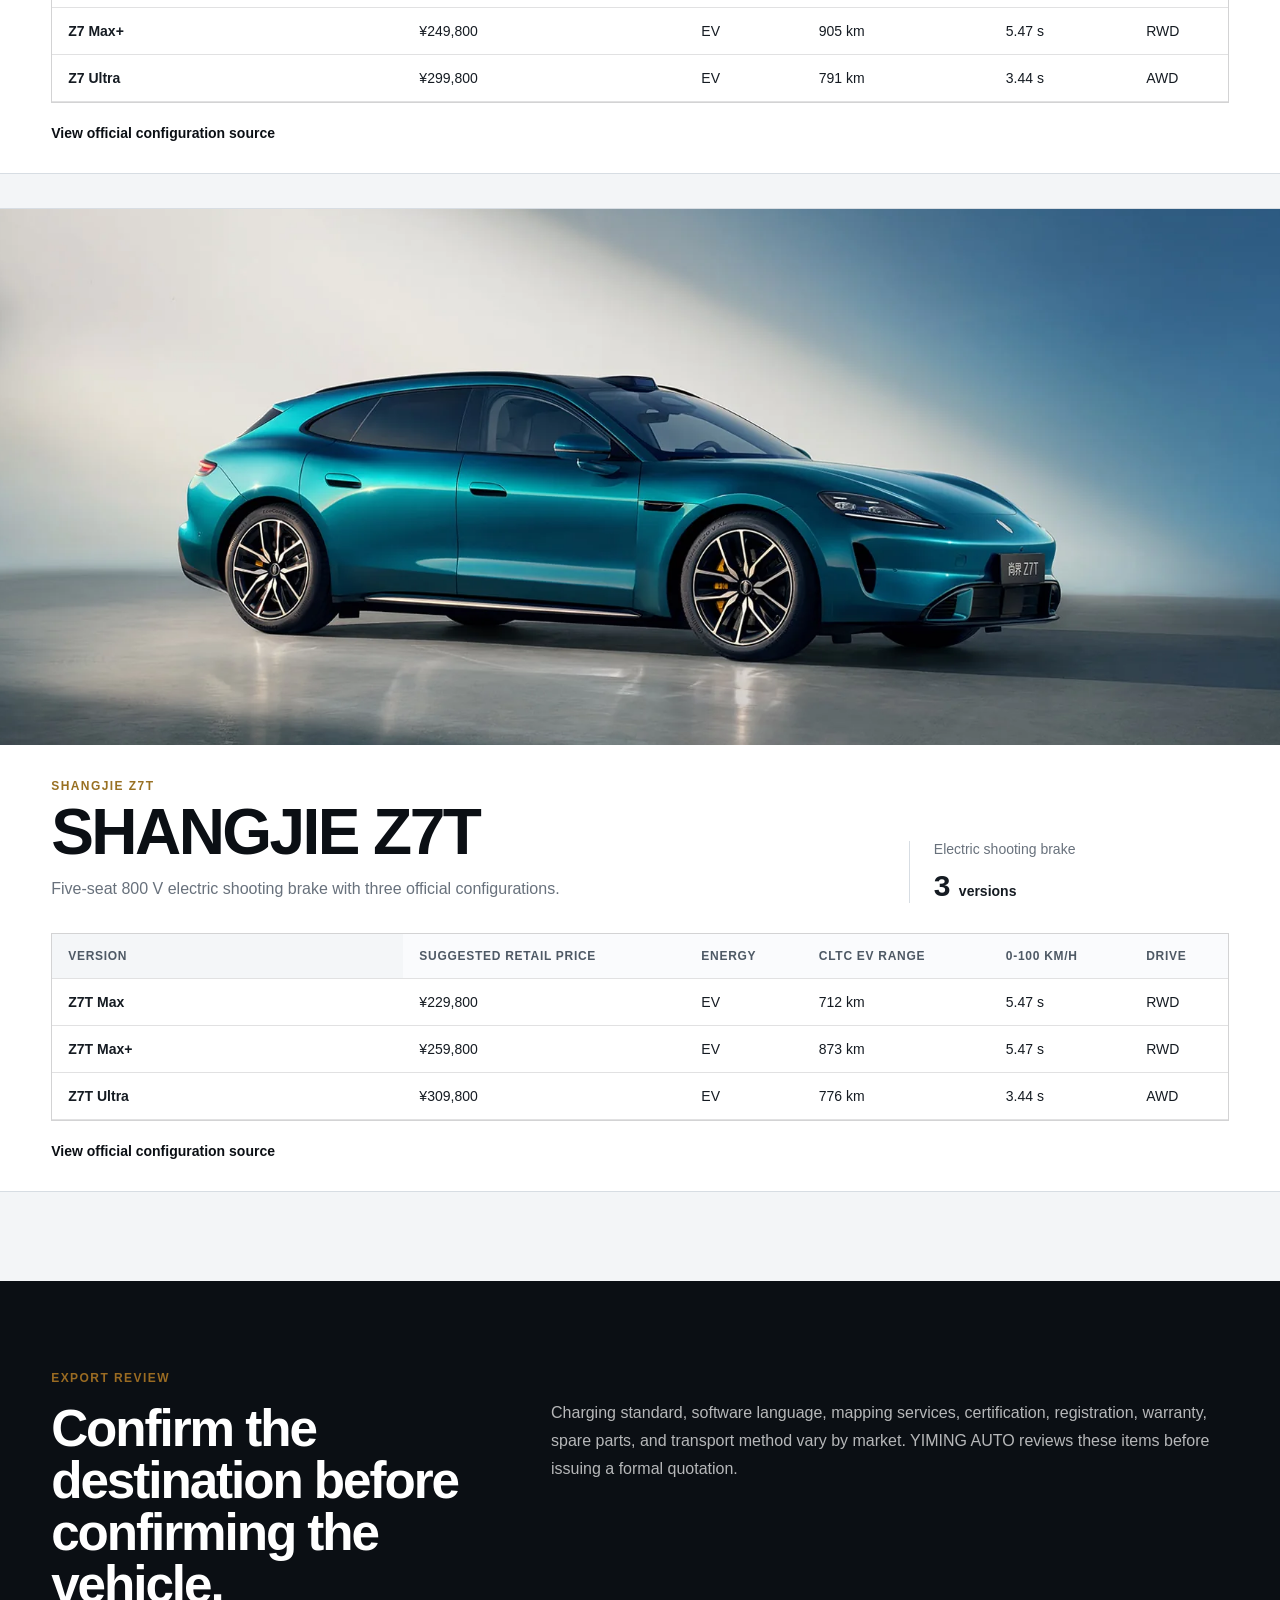
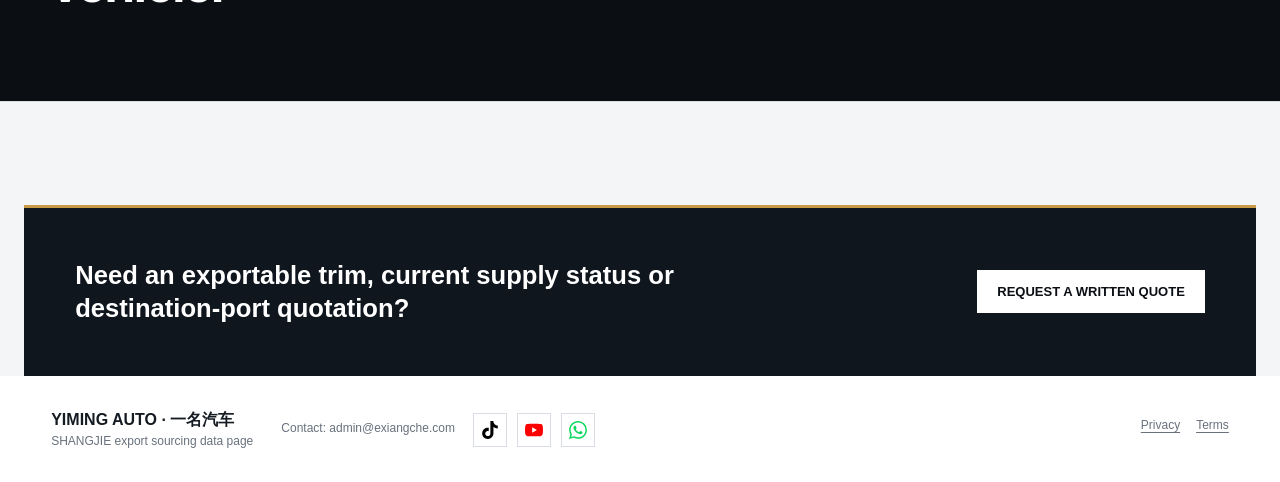
<file: official-site/shangjie.html>
<!doctype html>
<html lang="en">
<head>
  <meta charset="utf-8">
  <meta name="viewport" content="width=device-width, initial-scale=1">
  <link rel="icon" type="image/png" href="./assets/favicon.png?v=20260713-logo-final">
  <title>SHANGJIE H5, Z7 and Z7T Export Specifications | YIMING AUTO</title>
  <meta name="description" content="Official SHANGJIE H5, Z7 and Z7T core specifications for overseas dealer sourcing and export discussions with YIMING AUTO.">
  <meta name="robots" content="index,follow,max-image-preview:large">
  <link rel="canonical" href="https://www.yiming-auto.com/shangjie.html">
  <meta property="og:title" content="SHANGJIE H5, Z7 and Z7T Specifications | YIMING AUTO">
  <meta property="og:description" content="Official SHANGJIE H5, Z7 and Z7T model data, separated for clear dealer comparison.">
  <meta property="og:type" content="website">
  <meta property="og:url" content="https://www.yiming-auto.com/shangjie.html">
  <meta property="og:image" content="https://www.yiming-auto.com/assets/shangjie/h5-hero.webp">
  <meta name="twitter:card" content="summary_large_image">
  <link rel="preload" as="image" href="./assets/shangjie/h5-hero.webp">
  <link rel="stylesheet" href="./styles.css?v=20260720-motion-v4">
  <script type="application/ld+json">{"@context":"https://schema.org","@type":"ItemList","name":"SHANGJIE model range","url":"https://www.yiming-auto.com/shangjie.html","numberOfItems":3,"itemListElement":[{"@type":"Product","@id":"https://www.yiming-auto.com/shangjie.html#shangjie-h5","name":"SHANGJIE H5","image":"https://www.yiming-auto.com/assets/shangjie/h5-hero.webp","description":"SHANGJIE H5 five-seat SUV in EV and EREV configurations.","brand":{"@type":"Brand","name":"SHANGJIE"},"offers":{"@type":"AggregateOffer","url":"https://www.yiming-auto.com/shangjie.html#shangjie-h5","priceCurrency":"CNY","lowPrice":"159800","highPrice":"199800","offerCount":"6"}},{"@type":"Product","@id":"https://www.yiming-auto.com/shangjie.html#shangjie-z7","name":"SHANGJIE Z7","image":"https://www.yiming-auto.com/assets/shangjie/z7.webp","description":"SHANGJIE Z7 five-seat 800 V electric sedan.","brand":{"@type":"Brand","name":"SHANGJIE"},"offers":{"@type":"AggregateOffer","url":"https://www.yiming-auto.com/shangjie.html#shangjie-z7","priceCurrency":"CNY","lowPrice":"219800","highPrice":"299800","offerCount":"3"}},{"@type":"Product","@id":"https://www.yiming-auto.com/shangjie.html#shangjie-z7t","name":"SHANGJIE Z7T","image":"https://www.yiming-auto.com/assets/shangjie/z7t.webp","description":"SHANGJIE Z7T five-seat 800 V electric shooting brake.","brand":{"@type":"Brand","name":"SHANGJIE"},"offers":{"@type":"AggregateOffer","url":"https://www.yiming-auto.com/shangjie.html#shangjie-z7t","priceCurrency":"CNY","lowPrice":"229800","highPrice":"309800","offerCount":"3"}}]}</script>
</head>
<body class="luxeed-page brand-series-page">
  <header class="site-header">
    <a class="brand" href="/" aria-label="YIMING AUTO home"><img class="brand-logo" src="./assets/yiming-auto-logo-128.webp" alt="YIMING AUTO" width="128" height="128"><span class="brand-text"><strong>YIMING AUTO</strong><small data-i18n="shangjieBrandSub">SHANGJIE H5, Z7 and Z7T data | YIMING AUTO</small></span></a>
    <nav aria-label="Primary navigation"><a href="./index.html" data-i18n="navModels">Models</a><a href="./aito.html" data-i18n="navAito">AITO</a><a href="./zunjie.html" data-i18n="navZunjie">MAEXTRO</a><a href="./index.html#contact" data-i18n="navContact">Contact</a><label class="language-select"><span data-i18n="languageLabel">Language</span><select class="js-language-switcher" aria-label="Select language"><option value="en">English</option><option value="zh">中文</option><option value="ar">العربية</option><option value="es">Español</option><option value="ru">Русский</option><option value="fr">Français</option></select></label></nav>
  </header>
  <main>
    <section class="luxeed-hero">
      <img src="./assets/shangjie/h5-hero.webp" alt="SHANGJIE H5 official image" width="3840" height="1600" fetchpriority="high">
      <div class="luxeed-hero-copy"><p class="eyebrow" data-i18n="shangjieEyebrow">Official model data</p><h1 data-i18n="shangjieTitle">SHANGJIE H5, Z7 and Z7T</h1><p data-i18n="shangjieIntro">Core official data for the H5 SUV, Z7 sedan, and Z7T shooting brake, separated by model for clear dealer comparison.</p></div>
    </section>
    <section class="brand-model-index"><nav class="aito-model-nav" aria-label="SHANGJIE model index"><a href="#shangjie-h5">H5</a><a href="#shangjie-z7">Z7</a><a href="#shangjie-z7t">Z7T</a></nav></section>
    <section class="aito-catalog" aria-label="SHANGJIE model catalog">
      <article class="aito-model" id="shangjie-h5">
        <div class="aito-model-media"><img src="./assets/shangjie/h5-hero.webp" alt="SHANGJIE H5 official image" width="3840" height="1600" loading="eager"></div>
        <header class="aito-model-header"><div><p class="aito-model-kicker">SHANGJIE H5</p><h2>尚界 H5</h2><p data-i18n="h5Intro">Five-seat mid-size SUV available in EV and EREV forms across six configurations.</p></div><div class="aito-model-facts"><span data-i18n="h5Positioning">Family intelligent SUV</span><strong>6 <small data-i18n="aitoVersions">versions</small></strong></div></header>
        <div class="spec-table-wrap"><table class="spec-table aito-model-table"><thead><tr><th data-i18n="tableVersion">Version</th><th data-i18n="tablePrice">Suggested retail price</th><th data-i18n="tableEnergy">Energy</th><th data-i18n="tableEvRange">CLTC EV range</th><th data-i18n="tableCombinedRange">CLTC combined range</th><th data-i18n="aitoTableDrive">Drive</th></tr></thead><tbody>
          <tr><td>H5 EV Pro</td><td>¥165,800</td><td>EV</td><td>535 km</td><td>-</td><td>RWD</td></tr>
          <tr><td>H5 EV Pro Long Range</td><td>¥179,800</td><td>EV</td><td>655 km</td><td>-</td><td>RWD</td></tr>
          <tr><td>H5 EV Max+</td><td>¥185,800</td><td>EV</td><td>525 km</td><td>-</td><td>RWD</td></tr>
          <tr><td>H5 EV Max+ Long Range</td><td>¥199,800</td><td>EV</td><td>640 km</td><td>-</td><td>RWD</td></tr>
          <tr><td>H5 EREV Pro</td><td>¥159,800</td><td>EREV</td><td>235 km</td><td>1360 km</td><td>RWD</td></tr>
          <tr><td>H5 EREV Max+</td><td>¥179,800</td><td>EREV</td><td>235 km</td><td>1360 km</td><td>RWD</td></tr>
        </tbody></table></div><a class="aito-source-link" href="https://hima.auto/shangjie/h5/configuration/" target="_blank" rel="noopener" data-i18n="r7OfficialSource">View official configuration source</a>
      </article>
      <article class="aito-model" id="shangjie-z7">
        <div class="aito-model-media"><img src="./assets/shangjie/z7.webp" alt="SHANGJIE Z7 official image" width="1776" height="1000" loading="lazy"></div>
        <header class="aito-model-header"><div><p class="aito-model-kicker">SHANGJIE Z7</p><h2>尚界 Z7</h2><p data-i18n="z7Intro">Five-seat 800 V electric sedan with rear-wheel-drive and all-wheel-drive versions.</p></div><div class="aito-model-facts"><span data-i18n="z7Positioning">Intelligent electric sedan</span><strong>3 <small data-i18n="aitoVersions">versions</small></strong></div></header>
        <div class="spec-table-wrap"><table class="spec-table aito-model-table"><thead><tr><th data-i18n="tableVersion">Version</th><th data-i18n="tablePrice">Suggested retail price</th><th data-i18n="tableEnergy">Energy</th><th data-i18n="tableEvRange">CLTC EV range</th><th>0-100 km/h</th><th data-i18n="aitoTableDrive">Drive</th></tr></thead><tbody>
          <tr><td>Z7 Max</td><td>¥219,800</td><td>EV</td><td>732 km</td><td>5.47 s</td><td>RWD</td></tr>
          <tr><td>Z7 Max+</td><td>¥249,800</td><td>EV</td><td>905 km</td><td>5.47 s</td><td>RWD</td></tr>
          <tr><td>Z7 Ultra</td><td>¥299,800</td><td>EV</td><td>791 km</td><td>3.44 s</td><td>AWD</td></tr>
        </tbody></table></div><a class="aito-source-link" href="https://hima.auto/shangjie/z7-z7t/configuration/" target="_blank" rel="noopener" data-i18n="r7OfficialSource">View official configuration source</a>
      </article>
      <article class="aito-model" id="shangjie-z7t">
        <div class="aito-model-media"><img src="./assets/shangjie/z7t.webp" alt="SHANGJIE Z7T official image" width="1776" height="1000" loading="lazy"></div>
        <header class="aito-model-header"><div><p class="aito-model-kicker">SHANGJIE Z7T</p><h2>尚界 Z7T</h2><p data-i18n="z7tIntro">Five-seat 800 V electric shooting brake with three official configurations.</p></div><div class="aito-model-facts"><span data-i18n="z7tPositioning">Electric shooting brake</span><strong>3 <small data-i18n="aitoVersions">versions</small></strong></div></header>
        <div class="spec-table-wrap"><table class="spec-table aito-model-table"><thead><tr><th data-i18n="tableVersion">Version</th><th data-i18n="tablePrice">Suggested retail price</th><th data-i18n="tableEnergy">Energy</th><th data-i18n="tableEvRange">CLTC EV range</th><th>0-100 km/h</th><th data-i18n="aitoTableDrive">Drive</th></tr></thead><tbody>
          <tr><td>Z7T Max</td><td>¥229,800</td><td>EV</td><td>712 km</td><td>5.47 s</td><td>RWD</td></tr>
          <tr><td>Z7T Max+</td><td>¥259,800</td><td>EV</td><td>873 km</td><td>5.47 s</td><td>RWD</td></tr>
          <tr><td>Z7T Ultra</td><td>¥309,800</td><td>EV</td><td>776 km</td><td>3.44 s</td><td>AWD</td></tr>
        </tbody></table></div><a class="aito-source-link" href="https://hima.auto/shangjie/z7-z7t/configuration/" target="_blank" rel="noopener" data-i18n="r7OfficialSource">View official configuration source</a>
      </article>
    </section>
    <section class="section aito-export-note"><div><p class="eyebrow" data-i18n="r7ExportEyebrow">Export review</p><h2 data-i18n="r7ExportTitle">Confirm the destination before confirming the vehicle.</h2></div><p data-i18n="r7ExportText">Charging standard, software language, mapping services, certification, registration, warranty, spare parts, and transport method vary by market. YIMING AUTO reviews these items before issuing a formal quotation.</p></section>
  </main>
  <footer><div><strong>YIMING AUTO · 一名汽车</strong><span data-i18n="shangjieFooter">SHANGJIE export sourcing data page</span></div><div class="footer-contact"><a class="footer-email" href="mailto:admin@exiangche.com" data-i18n="footerContact">Contact: admin@exiangche.com</a><div class="footer-social" aria-label="Public contact channels"><span class="social-link tiktok" title="TikTok"><img src="./assets/social/tiktok.svg" width="18" height="18" alt=""></span><span class="social-link youtube" title="YouTube"><img src="./assets/social/youtube.svg" width="20" height="18" alt=""></span><span class="social-link whatsapp" title="WhatsApp"><img src="./assets/social/whatsapp.svg" width="18" height="18" alt=""></span></div></div></footer>
  <script src="./site.js?v=20260720-motion-v4"></script>
</body>
</html>
</file>
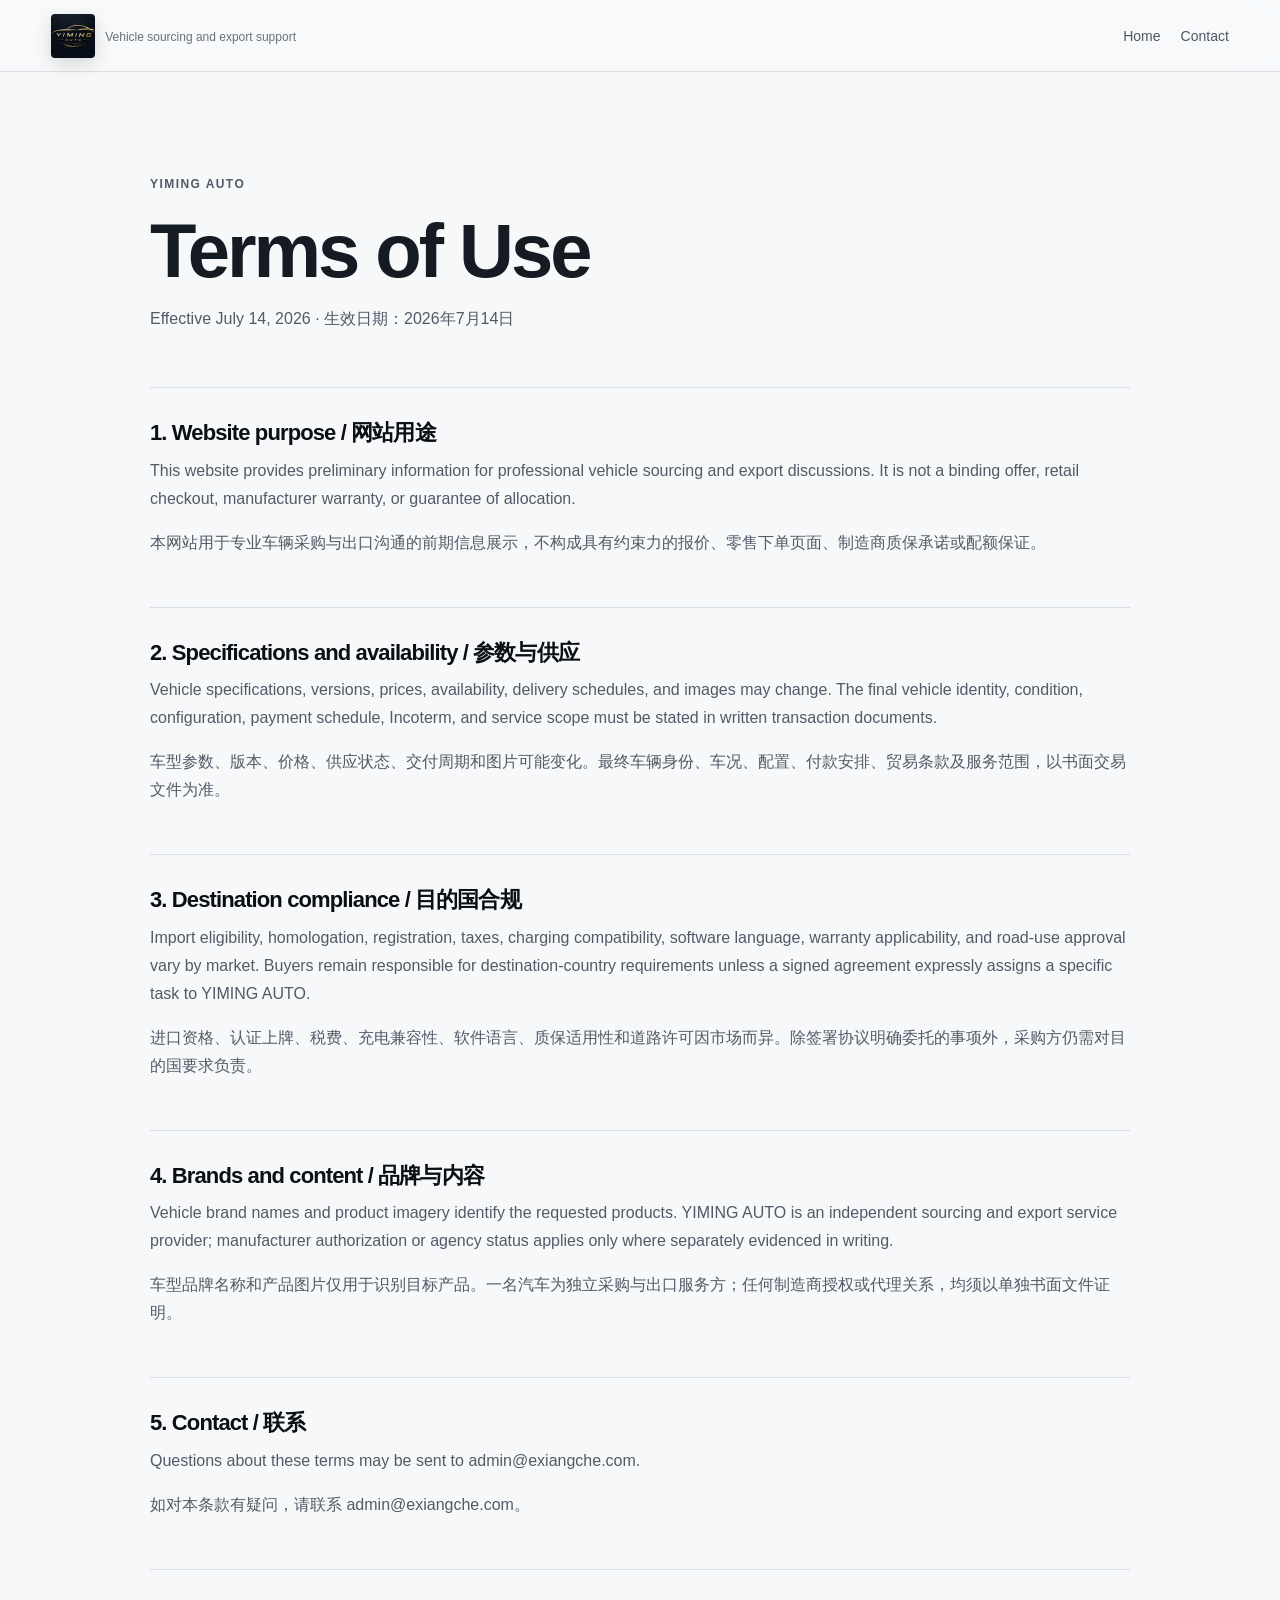
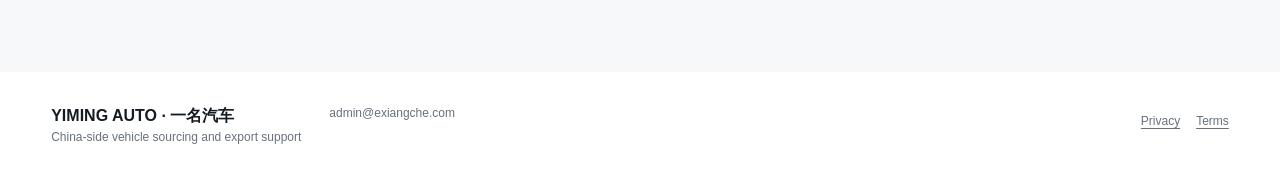
<file: official-site/terms.html>
<!doctype html>
<html lang="en">
<head>
  <meta charset="utf-8">
  <meta name="viewport" content="width=device-width, initial-scale=1">
  <meta name="robots" content="index,follow">
  <title>Terms of Use | YIMING AUTO</title>
  <meta name="description" content="Terms for using YIMING AUTO vehicle sourcing and export information.">
  <link rel="icon" href="./assets/favicon.png" type="image/png">
  <link rel="stylesheet" href="./styles.css?v=20260720-motion-v4">
</head>
<body class="legal-page">
  <header class="site-header">
    <a class="brand" href="./index.html" aria-label="YIMING AUTO home">
      <img class="brand-logo" src="./assets/yiming-auto-logo-128.webp" width="44" height="44" alt="YIMING AUTO">
      <small>Vehicle sourcing and export support</small>
    </a>
    <nav><a href="./index.html">Home</a><a href="./index.html#contact">Contact</a></nav>
  </header>
  <main class="legal-main">
    <header>
      <p class="eyebrow">YIMING AUTO</p>
      <h1>Terms of Use</h1>
      <p>Effective July 14, 2026 · 生效日期：2026年7月14日</p>
    </header>
    <article><h2>1. Website purpose / 网站用途</h2><p>This website provides preliminary information for professional vehicle sourcing and export discussions. It is not a binding offer, retail checkout, manufacturer warranty, or guarantee of allocation.</p><p>本网站用于专业车辆采购与出口沟通的前期信息展示，不构成具有约束力的报价、零售下单页面、制造商质保承诺或配额保证。</p></article>
    <article><h2>2. Specifications and availability / 参数与供应</h2><p>Vehicle specifications, versions, prices, availability, delivery schedules, and images may change. The final vehicle identity, condition, configuration, payment schedule, Incoterm, and service scope must be stated in written transaction documents.</p><p>车型参数、版本、价格、供应状态、交付周期和图片可能变化。最终车辆身份、车况、配置、付款安排、贸易条款及服务范围，以书面交易文件为准。</p></article>
    <article><h2>3. Destination compliance / 目的国合规</h2><p>Import eligibility, homologation, registration, taxes, charging compatibility, software language, warranty applicability, and road-use approval vary by market. Buyers remain responsible for destination-country requirements unless a signed agreement expressly assigns a specific task to YIMING AUTO.</p><p>进口资格、认证上牌、税费、充电兼容性、软件语言、质保适用性和道路许可因市场而异。除签署协议明确委托的事项外，采购方仍需对目的国要求负责。</p></article>
    <article><h2>4. Brands and content / 品牌与内容</h2><p>Vehicle brand names and product imagery identify the requested products. YIMING AUTO is an independent sourcing and export service provider; manufacturer authorization or agency status applies only where separately evidenced in writing.</p><p>车型品牌名称和产品图片仅用于识别目标产品。一名汽车为独立采购与出口服务方；任何制造商授权或代理关系，均须以单独书面文件证明。</p></article>
    <article><h2>5. Contact / 联系</h2><p>Questions about these terms may be sent to <a href="mailto:admin@exiangche.com">admin@exiangche.com</a>.</p><p>如对本条款有疑问，请联系 <a href="mailto:admin@exiangche.com">admin@exiangche.com</a>。</p></article>
  </main>
  <footer><div><strong>YIMING AUTO · 一名汽车</strong><span>China-side vehicle sourcing and export support</span></div><a class="footer-email" href="mailto:admin@exiangche.com">admin@exiangche.com</a></footer>
  <script src="./site.js?v=20260720-motion-v4"></script>
</body>
</html>
</file>
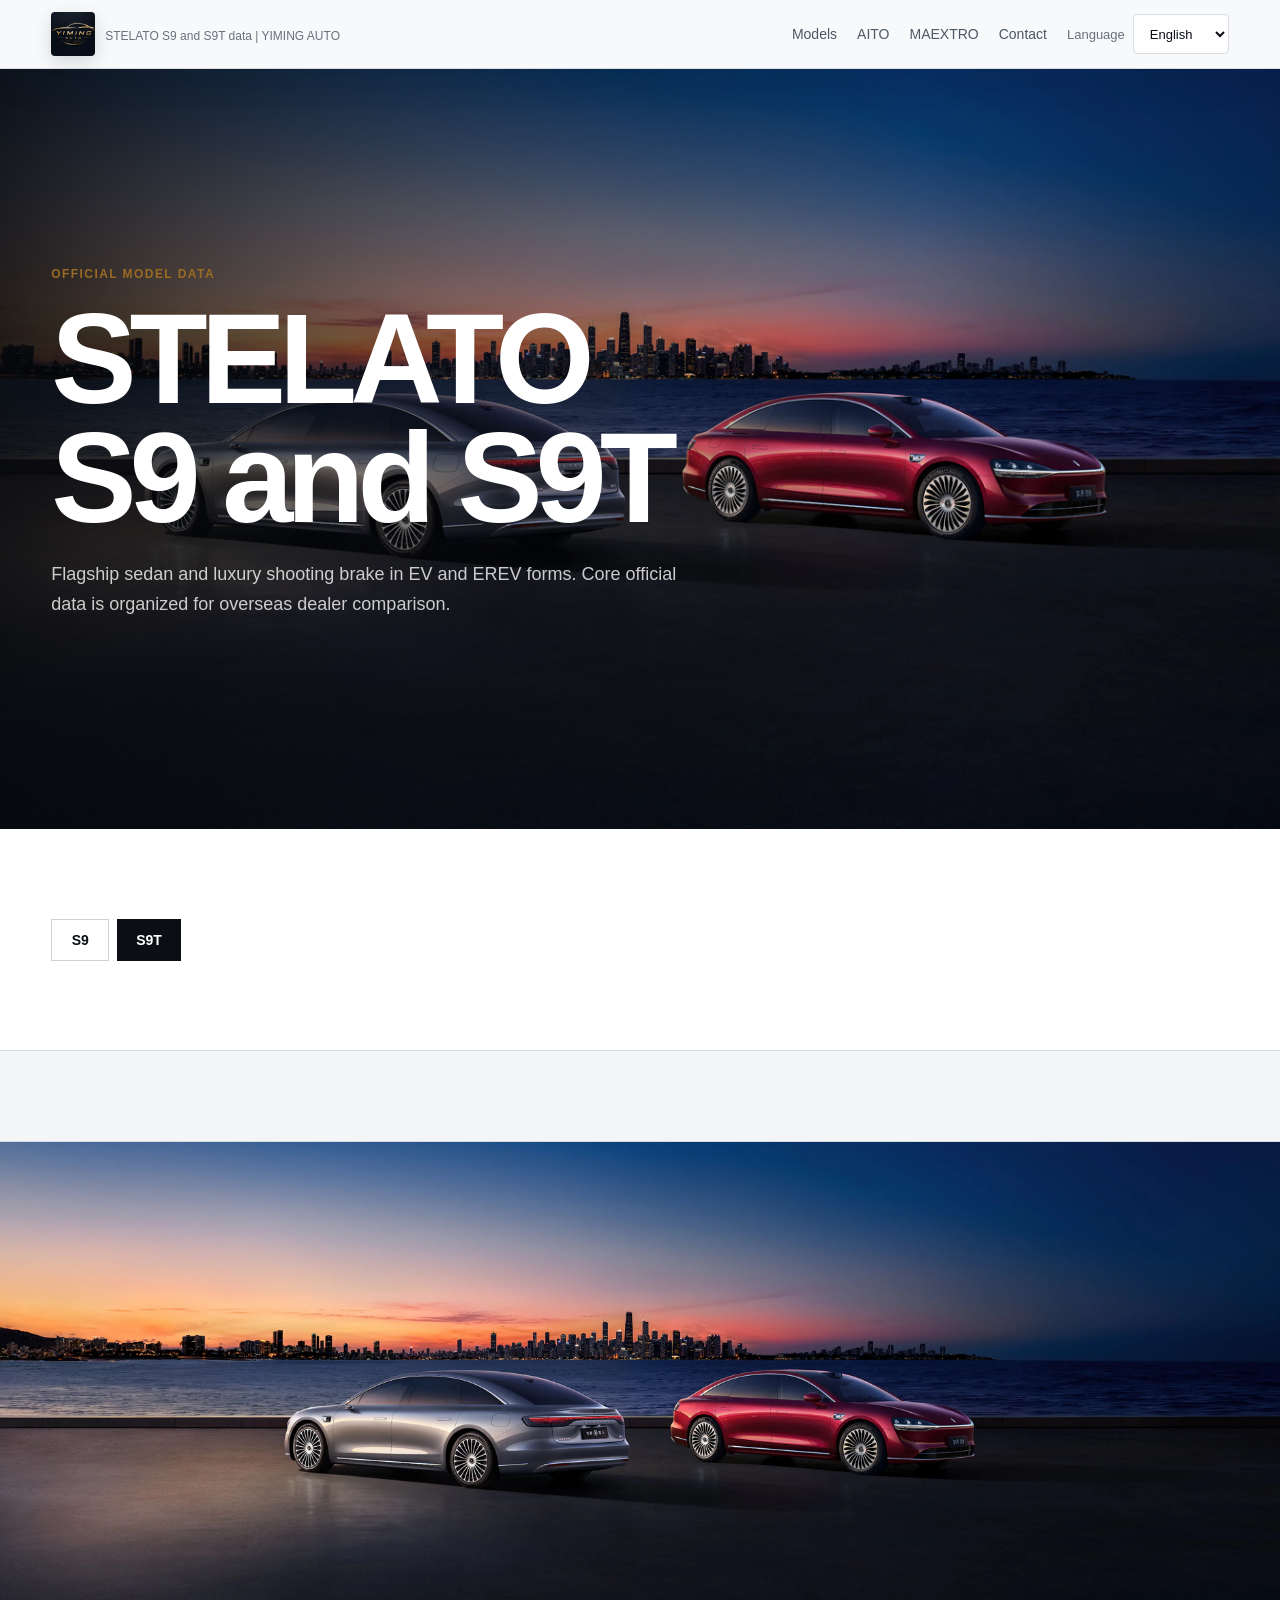
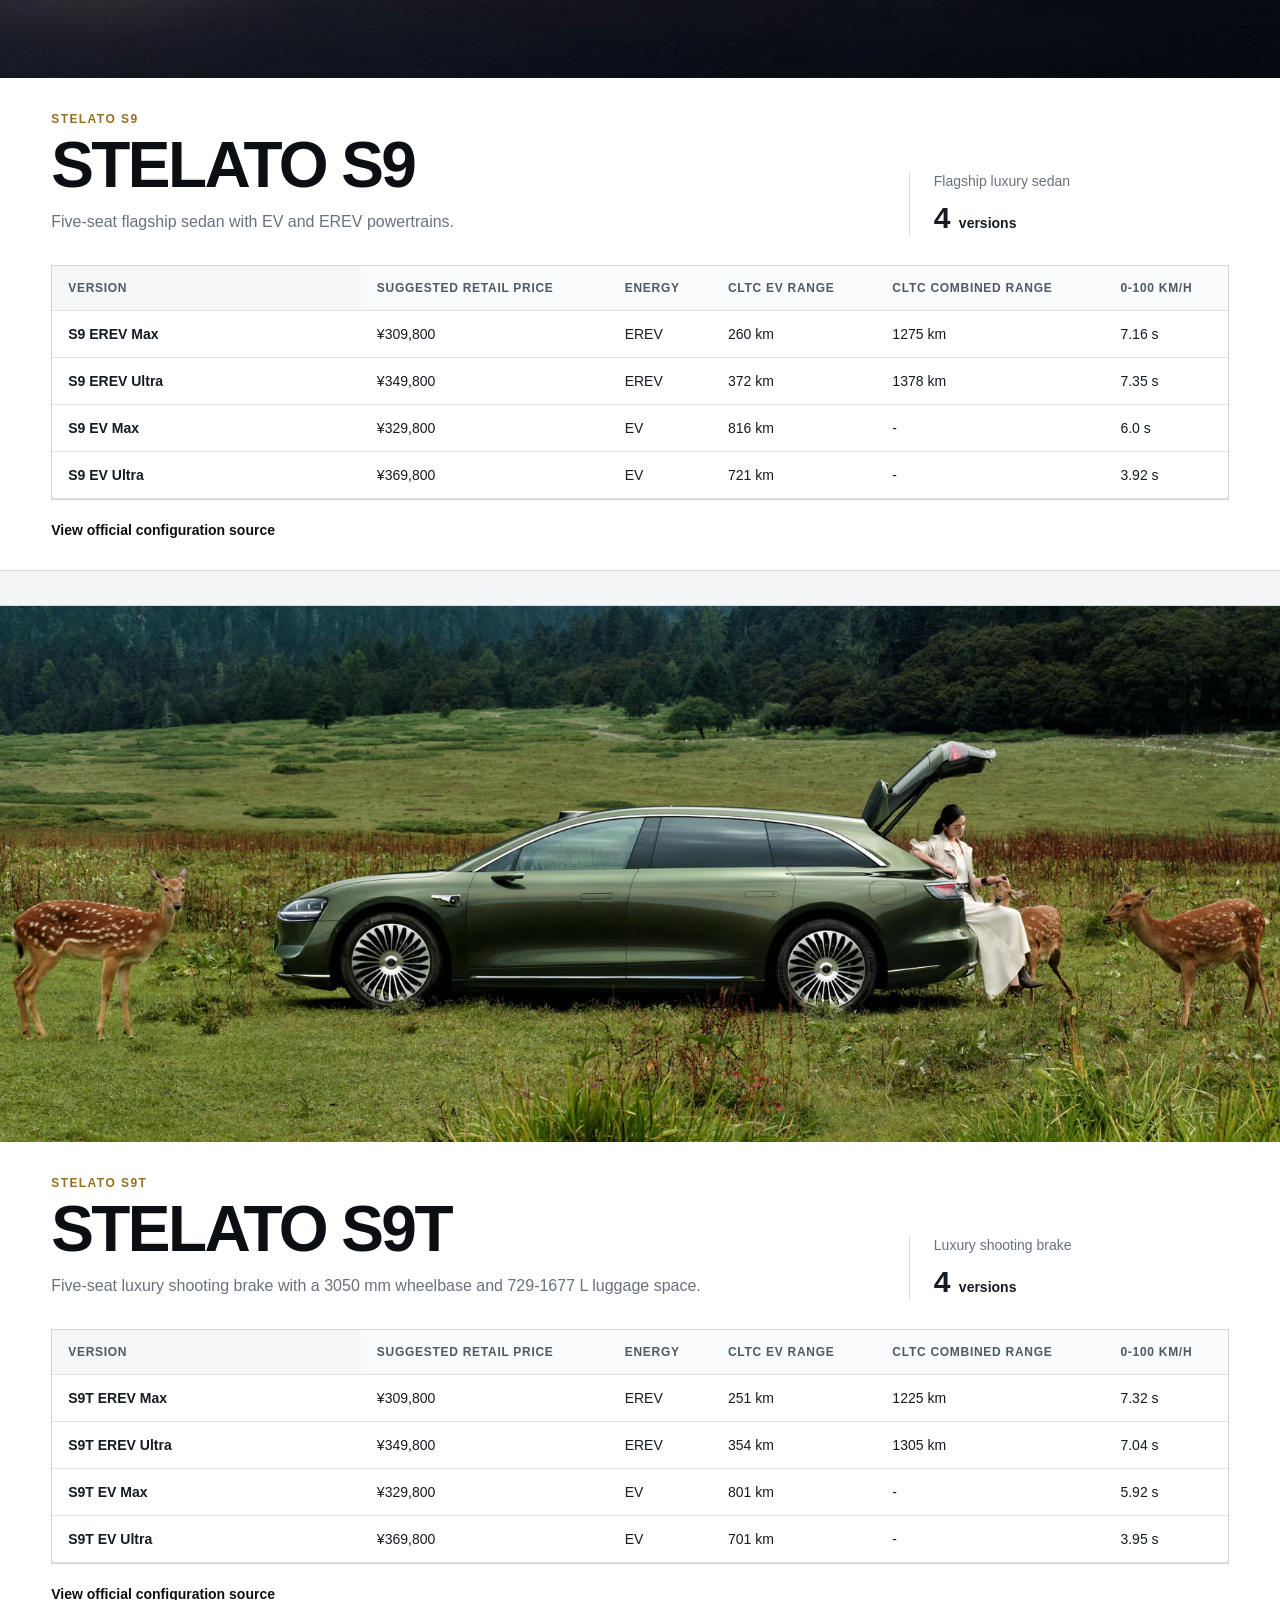
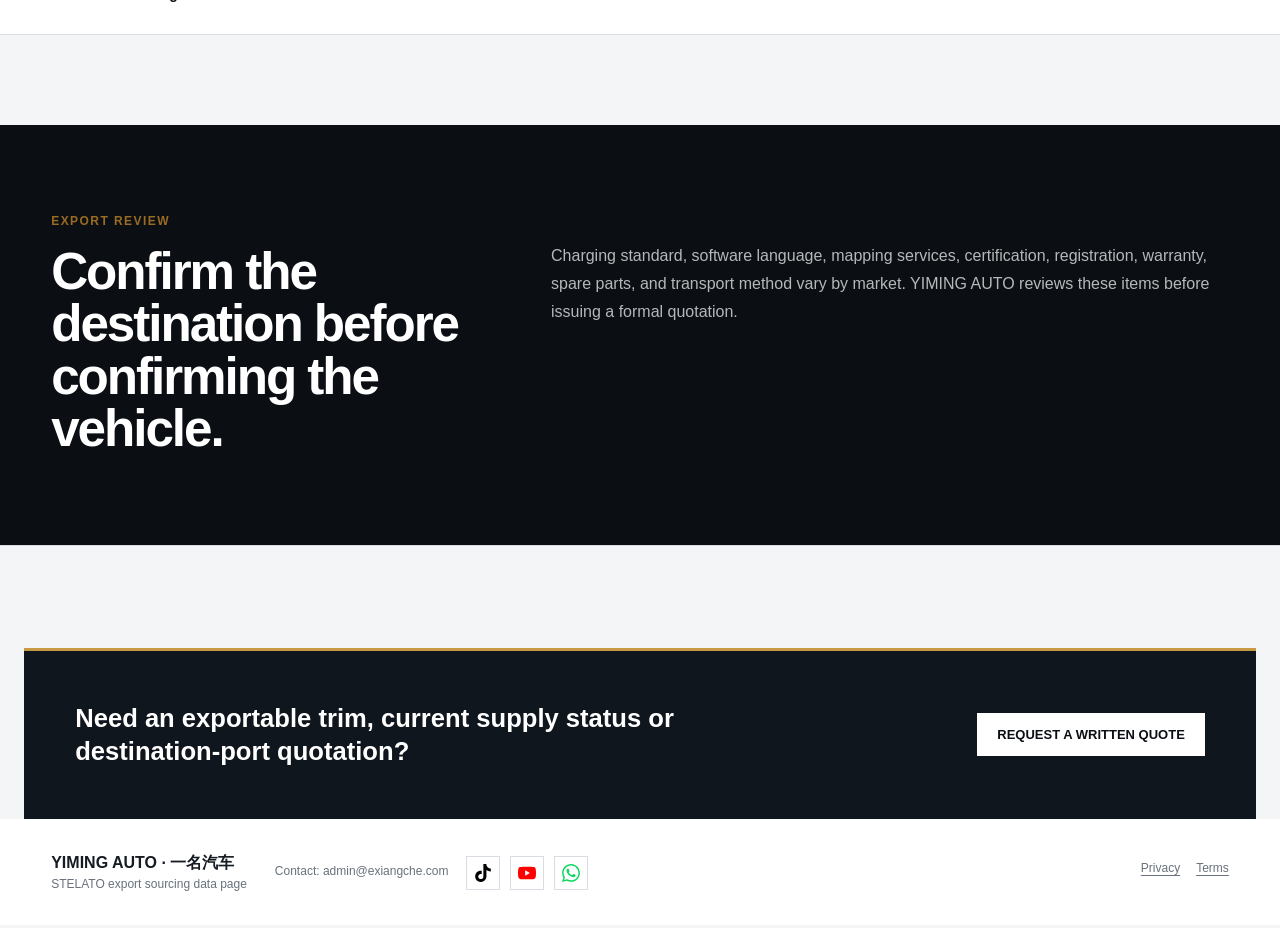
<file: official-site/xiangjie.html>
<!doctype html>
<html lang="en">
<head>
  <meta charset="utf-8">
  <meta name="viewport" content="width=device-width, initial-scale=1">
  <link rel="icon" type="image/png" href="./assets/favicon.png?v=20260713-logo-final">
  <title>STELATO S9 and S9T Export Specifications | YIMING AUTO</title>
  <meta name="description" content="Official STELATO S9 and S9T core specifications for overseas dealer sourcing and export discussions with YIMING AUTO.">
  <meta name="robots" content="index,follow,max-image-preview:large">
  <link rel="canonical" href="https://www.yiming-auto.com/xiangjie.html">
  <meta property="og:title" content="STELATO S9 and S9T Export Specifications | YIMING AUTO">
  <meta property="og:description" content="Official STELATO S9 and S9T EV and EREV core model data.">
  <meta property="og:type" content="website">
  <meta property="og:url" content="https://www.yiming-auto.com/xiangjie.html">
  <meta property="og:image" content="https://www.yiming-auto.com/assets/stelato/s9-hero.webp">
  <meta name="twitter:card" content="summary_large_image">
  <link rel="preload" as="image" href="./assets/stelato/s9-hero.webp">
  <link rel="stylesheet" href="./styles.css?v=20260720-motion-v4">
  <script type="application/ld+json">{"@context":"https://schema.org","@type":"ItemList","name":"STELATO S9 and S9T","url":"https://www.yiming-auto.com/xiangjie.html","numberOfItems":2,"itemListElement":[{"@type":"Product","@id":"https://www.yiming-auto.com/xiangjie.html#stelato-s9","name":"STELATO S9","image":"https://www.yiming-auto.com/assets/stelato/s9-hero.webp","description":"STELATO S9 flagship sedan in EV and EREV configurations.","brand":{"@type":"Brand","name":"STELATO"},"offers":{"@type":"AggregateOffer","url":"https://www.yiming-auto.com/xiangjie.html#stelato-s9","priceCurrency":"CNY","lowPrice":"309800","highPrice":"369800","offerCount":"4"}},{"@type":"Product","@id":"https://www.yiming-auto.com/xiangjie.html#stelato-s9t","name":"STELATO S9T","image":"https://www.yiming-auto.com/assets/stelato/s9t.webp","description":"STELATO S9T luxury shooting brake in EV and EREV configurations.","brand":{"@type":"Brand","name":"STELATO"},"offers":{"@type":"AggregateOffer","url":"https://www.yiming-auto.com/xiangjie.html#stelato-s9t","priceCurrency":"CNY","lowPrice":"309800","highPrice":"369800","offerCount":"4"}}]}</script>
</head>
<body class="luxeed-page brand-series-page">
  <header class="site-header">
    <a class="brand" href="/" aria-label="YIMING AUTO home"><img class="brand-logo" src="./assets/yiming-auto-logo-128.webp" alt="YIMING AUTO" width="128" height="128"><span class="brand-text"><strong>YIMING AUTO</strong><small data-i18n="xiangjieBrandSub">STELATO S9 and S9T data | YIMING AUTO</small></span></a>
    <nav aria-label="Primary navigation"><a href="./index.html" data-i18n="navModels">Models</a><a href="./aito.html" data-i18n="navAito">AITO</a><a href="./zunjie.html" data-i18n="navZunjie">MAEXTRO</a><a href="./index.html#contact" data-i18n="navContact">Contact</a><label class="language-select"><span data-i18n="languageLabel">Language</span><select class="js-language-switcher" aria-label="Select language"><option value="en">English</option><option value="zh">中文</option><option value="ar">العربية</option><option value="es">Español</option><option value="ru">Русский</option><option value="fr">Français</option></select></label></nav>
  </header>
  <main>
    <section class="luxeed-hero">
      <img src="./assets/stelato/s9-hero.webp" alt="STELATO S9 and S9T official image" width="3840" height="1600" fetchpriority="high">
      <div class="luxeed-hero-copy"><p class="eyebrow" data-i18n="xiangjieEyebrow">Official model data</p><h1 data-i18n="xiangjieTitle">STELATO S9 and S9T</h1><p data-i18n="xiangjieIntro">Flagship sedan and luxury shooting brake in EV and EREV forms. Core official data is organized for overseas dealer comparison.</p></div>
    </section>
    <section class="brand-model-index"><nav class="aito-model-nav" aria-label="STELATO model index"><a href="#stelato-s9">S9</a><a href="#stelato-s9t">S9T</a></nav></section>
    <section class="aito-catalog" aria-label="STELATO model catalog">
      <article class="aito-model" id="stelato-s9">
        <div class="aito-model-media"><img src="./assets/stelato/s9-hero.webp" alt="STELATO S9 official image" width="3840" height="1600" loading="eager"></div>
        <header class="aito-model-header"><div><p class="aito-model-kicker">STELATO S9</p><h2>享界 S9</h2><p data-i18n="s9Intro">Five-seat flagship sedan with EV and EREV powertrains.</p></div><div class="aito-model-facts"><span data-i18n="s9Positioning">Flagship luxury sedan</span><strong>4 <small data-i18n="aitoVersions">versions</small></strong></div></header>
        <div class="spec-table-wrap"><table class="spec-table aito-model-table"><thead><tr><th data-i18n="tableVersion">Version</th><th data-i18n="tablePrice">Suggested retail price</th><th data-i18n="tableEnergy">Energy</th><th data-i18n="tableEvRange">CLTC EV range</th><th data-i18n="tableCombinedRange">CLTC combined range</th><th>0-100 km/h</th></tr></thead><tbody>
          <tr><td>S9 EREV Max</td><td>¥309,800</td><td>EREV</td><td>260 km</td><td>1275 km</td><td>7.16 s</td></tr>
          <tr><td>S9 EREV Ultra</td><td>¥349,800</td><td>EREV</td><td>372 km</td><td>1378 km</td><td>7.35 s</td></tr>
          <tr><td>S9 EV Max</td><td>¥329,800</td><td>EV</td><td>816 km</td><td>-</td><td>6.0 s</td></tr>
          <tr><td>S9 EV Ultra</td><td>¥369,800</td><td>EV</td><td>721 km</td><td>-</td><td>3.92 s</td></tr>
        </tbody></table></div><a class="aito-source-link" href="https://hima.auto/xiangjie/s9/configuration/" target="_blank" rel="noopener" data-i18n="r7OfficialSource">View official configuration source</a>
      </article>
      <article class="aito-model" id="stelato-s9t">
        <div class="aito-model-media"><img src="./assets/stelato/s9t.webp" alt="STELATO S9T official image" width="1776" height="1000" loading="lazy"></div>
        <header class="aito-model-header"><div><p class="aito-model-kicker">STELATO S9T</p><h2>享界 S9T</h2><p data-i18n="s9tIntro">Five-seat luxury shooting brake with a 3050 mm wheelbase and 729-1677 L luggage space.</p></div><div class="aito-model-facts"><span data-i18n="s9tPositioning">Luxury shooting brake</span><strong>4 <small data-i18n="aitoVersions">versions</small></strong></div></header>
        <div class="spec-table-wrap"><table class="spec-table aito-model-table"><thead><tr><th data-i18n="tableVersion">Version</th><th data-i18n="tablePrice">Suggested retail price</th><th data-i18n="tableEnergy">Energy</th><th data-i18n="tableEvRange">CLTC EV range</th><th data-i18n="tableCombinedRange">CLTC combined range</th><th>0-100 km/h</th></tr></thead><tbody>
          <tr><td>S9T EREV Max</td><td>¥309,800</td><td>EREV</td><td>251 km</td><td>1225 km</td><td>7.32 s</td></tr>
          <tr><td>S9T EREV Ultra</td><td>¥349,800</td><td>EREV</td><td>354 km</td><td>1305 km</td><td>7.04 s</td></tr>
          <tr><td>S9T EV Max</td><td>¥329,800</td><td>EV</td><td>801 km</td><td>-</td><td>5.92 s</td></tr>
          <tr><td>S9T EV Ultra</td><td>¥369,800</td><td>EV</td><td>701 km</td><td>-</td><td>3.95 s</td></tr>
        </tbody></table></div><a class="aito-source-link" href="https://hima.auto/xiangjie/s9t/configuration/" target="_blank" rel="noopener" data-i18n="r7OfficialSource">View official configuration source</a>
      </article>
    </section>
    <section class="section aito-export-note"><div><p class="eyebrow" data-i18n="r7ExportEyebrow">Export review</p><h2 data-i18n="r7ExportTitle">Confirm the destination before confirming the vehicle.</h2></div><p data-i18n="r7ExportText">Charging standard, software language, mapping services, certification, registration, warranty, spare parts, and transport method vary by market. YIMING AUTO reviews these items before issuing a formal quotation.</p></section>
  </main>
  <footer><div><strong>YIMING AUTO · 一名汽车</strong><span data-i18n="xiangjieFooter">STELATO export sourcing data page</span></div><div class="footer-contact"><a class="footer-email" href="mailto:admin@exiangche.com" data-i18n="footerContact">Contact: admin@exiangche.com</a><div class="footer-social" aria-label="Public contact channels"><span class="social-link tiktok" title="TikTok"><img src="./assets/social/tiktok.svg" width="18" height="18" alt=""></span><span class="social-link youtube" title="YouTube"><img src="./assets/social/youtube.svg" width="20" height="18" alt=""></span><span class="social-link whatsapp" title="WhatsApp"><img src="./assets/social/whatsapp.svg" width="18" height="18" alt=""></span></div></div></footer>
  <script src="./site.js?v=20260720-motion-v4"></script>
</body>
</html>
</file>
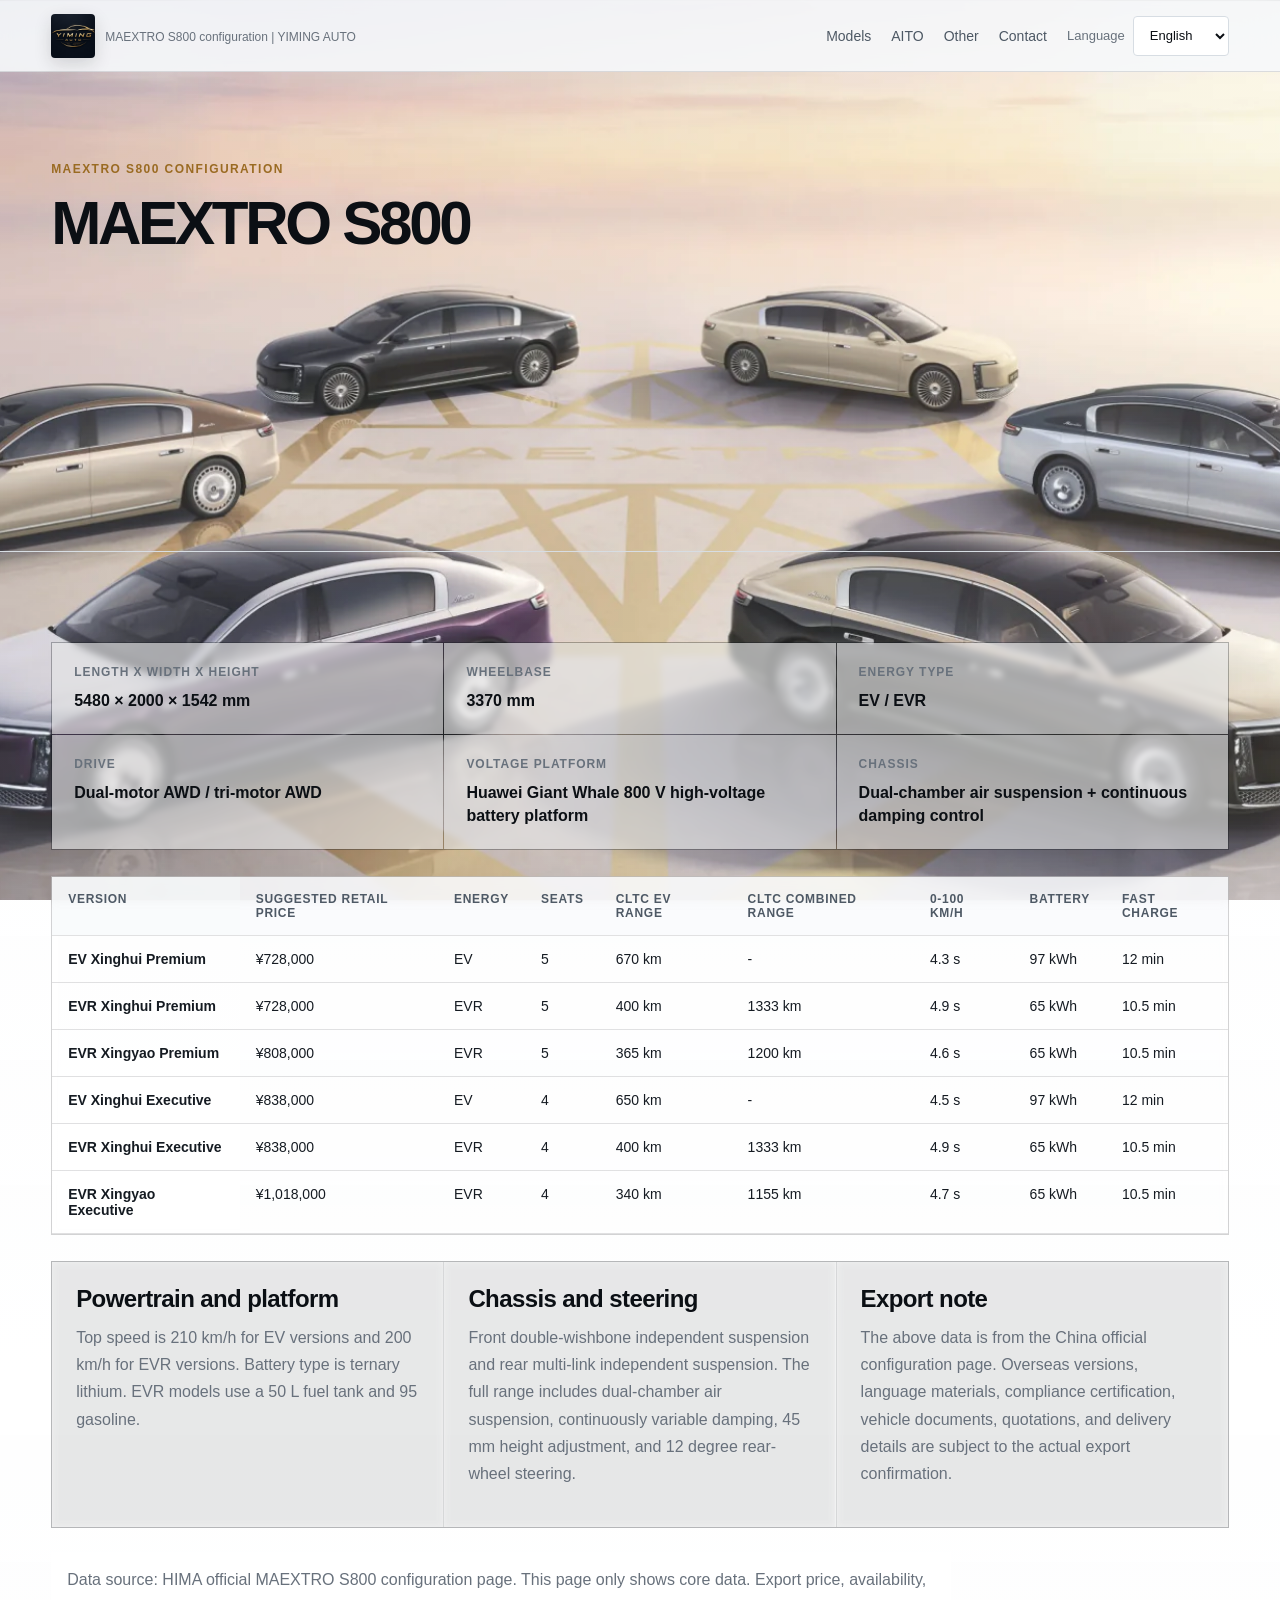
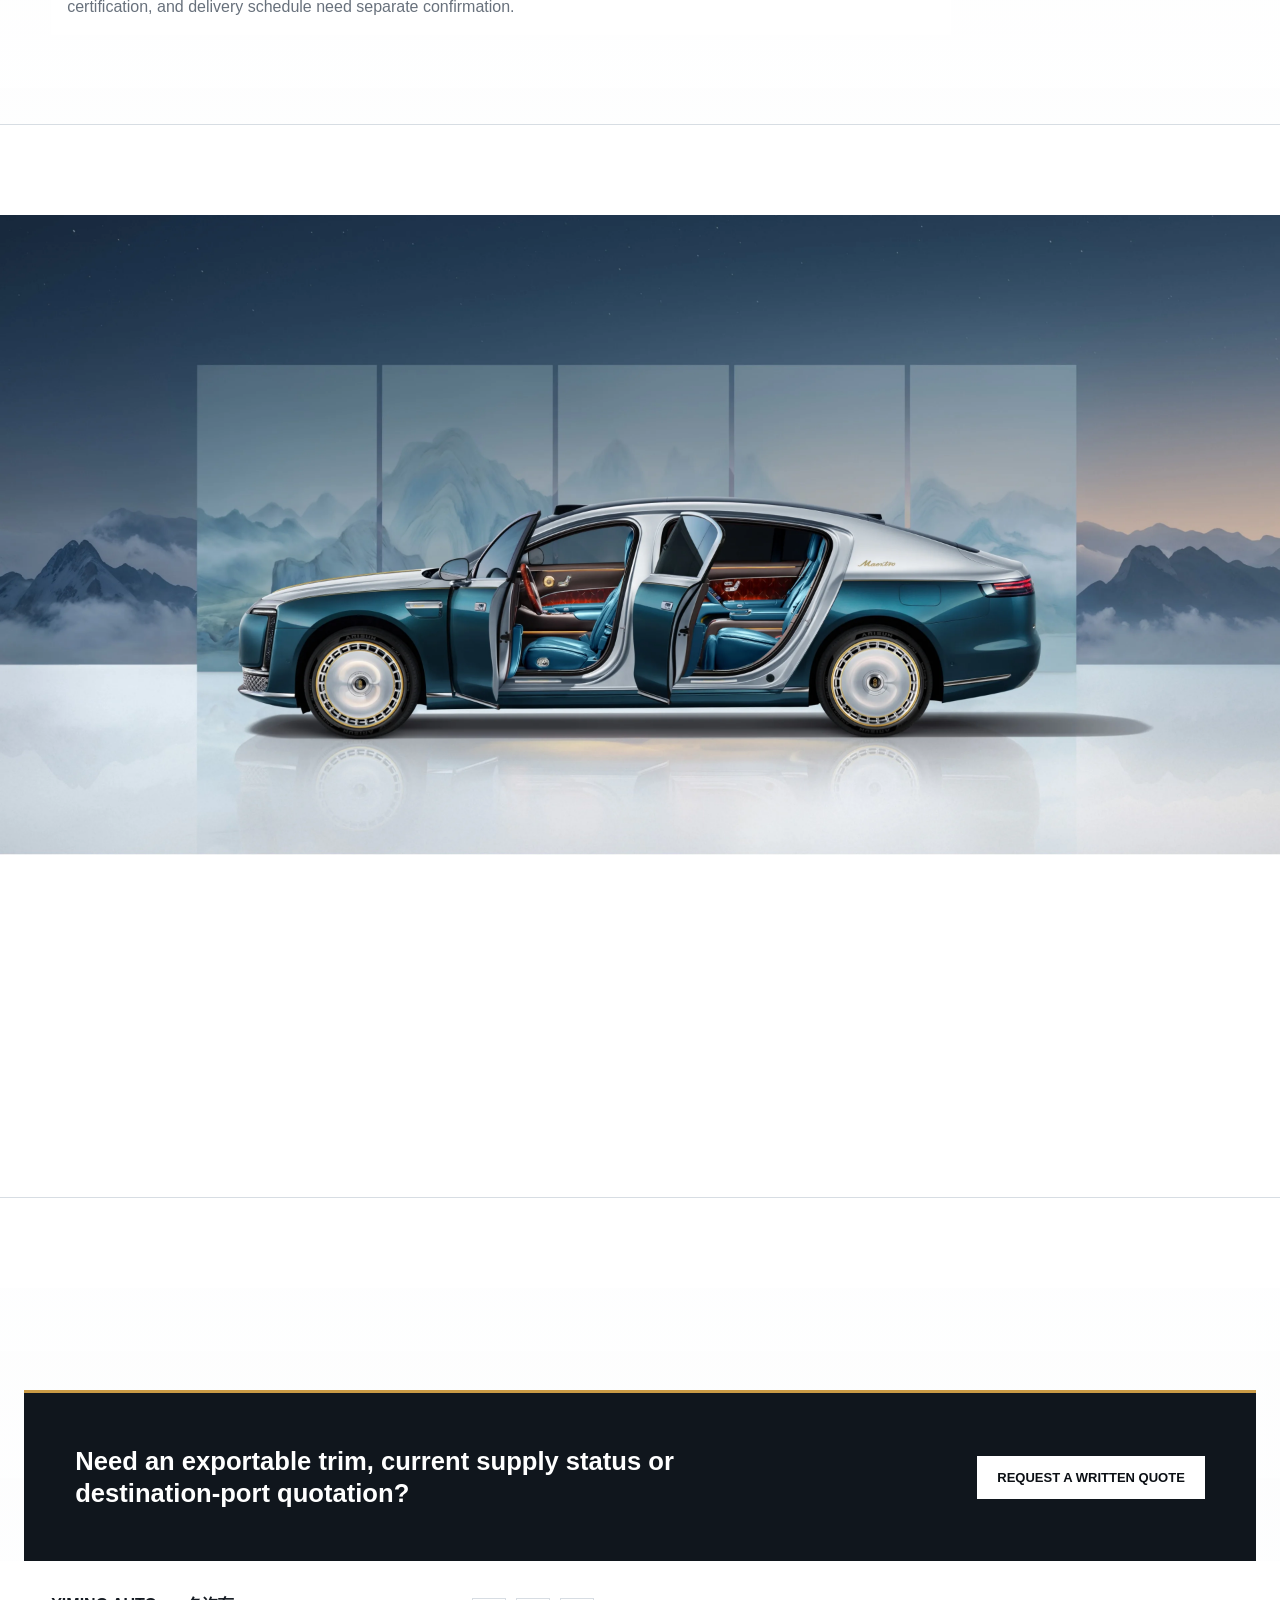
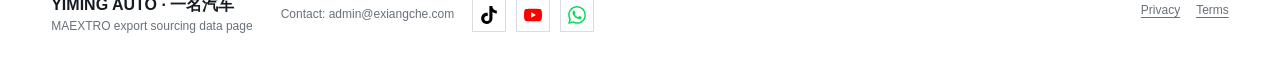
<file: official-site/zunjie.html>
<!doctype html>
<html lang="en">
<head>
  <meta charset="utf-8">
  <meta name="viewport" content="width=device-width, initial-scale=1">
  <link rel="icon" type="image/png" href="./assets/favicon.png?v=20260713-logo-final">
  <link rel="apple-touch-icon" href="./assets/favicon.png?v=20260713-logo-final">
  <title>尊界 / MAEXTRO 配置数据 | YIMING AUTO 一名汽车</title>
  <meta name="description" content="尊界 S800（MAEXTRO S800）官方参数数据整理，用于一名汽车海外出口采销沟通。">
  <meta name="robots" content="index,follow,max-image-preview:large">
  <meta name="theme-color" content="#f3f5f7">
  <link rel="canonical" href="https://www.yiming-auto.com/zunjie.html">
  <meta property="og:title" content="MAEXTRO S800 Export Specifications | YIMING AUTO">
  <meta property="og:description" content="Official core MAEXTRO S800 EV and EREV specifications for overseas sourcing discussions.">
  <meta property="og:type" content="website">
  <meta property="og:url" content="https://www.yiming-auto.com/zunjie.html">
  <meta property="og:image" content="https://www.yiming-auto.com/assets/zunjie-s800-config-bg-final.png">
  <meta name="twitter:card" content="summary_large_image">
  <link rel="preload" as="image" type="image/webp" href="./assets/zunjie-s800-config-bg-final.webp">
  <link rel="stylesheet" href="./styles.css?v=20260720-motion-v4">
  <script type="application/ld+json">
  {"@context":"https://schema.org","@type":"Product","@id":"https://www.yiming-auto.com/zunjie.html#maextro-s800","name":"MAEXTRO S800","brand":{"@type":"Brand","name":"MAEXTRO"},"category":"Luxury new energy sedan","description":"MAEXTRO S800 luxury sedan in EV, EREV and Grand Design configurations.","image":"https://www.yiming-auto.com/assets/zunjie-s800-config-bg-final.webp","url":"https://www.yiming-auto.com/zunjie.html","offers":{"@type":"AggregateOffer","url":"https://www.yiming-auto.com/zunjie.html","priceCurrency":"CNY","lowPrice":"728000","highPrice":"1388000","offerCount":"7"}}
  </script>
</head>
<body class="config-page">
  <header class="site-header">
    <a class="brand" href="/" aria-label="YIMING AUTO home">
      <img class="brand-logo" src="./assets/yiming-auto-logo-128.webp" alt="YIMING AUTO" width="128" height="128">
      <span class="brand-text">
        <strong>YIMING AUTO</strong>
        <small data-i18n="zunjieBrandSub">尊界 / MAEXTRO S800 配置数据 · 一名汽车</small>
      </span>
    </a>
    <nav aria-label="Primary navigation">
      <a href="./index.html" data-i18n="navModels">Models</a>
      <a href="./aito.html" data-i18n="navAito">问界</a>
      <a href="./other.html" data-i18n="navOther">其他</a>
      <a href="./index.html#contact" data-i18n="navContact">Contact</a>
      <label class="language-select">
        <span data-i18n="languageLabel">Language</span>
        <select class="js-language-switcher" aria-label="Select language">
          <option value="en">English</option>
          <option value="zh">中文</option>
          <option value="ar">العربية</option>
          <option value="es">Español</option>
          <option value="ru">Русский</option>
          <option value="fr">Français</option>
        </select>
      </label>
    </nav>
  </header>

  <main>
    <section class="page-hero config-hero">
      <p class="eyebrow" data-i18n="zunjieEyebrow">MAEXTRO S800 configuration</p>
      <h1 data-i18n="zunjieTitle">尊界 S800 / MAEXTRO S800 参数数据</h1>
    </section>

    <section class="section specs-section standalone">
      <div class="spec-summary-grid">
        <article><span data-i18n="specSizeLabel">长 × 宽 × 高</span><strong>5480 × 2000 × 1542 mm</strong></article>
        <article><span data-i18n="specWheelbaseLabel">轴距</span><strong>3370 mm</strong></article>
        <article><span data-i18n="specEnergyLabel">能源形式</span><strong>EV / EVR</strong></article>
        <article><span data-i18n="specDriveLabel">驱动形式</span><strong data-i18n="specDriveValue">双电机四驱 / 三电机四驱</strong></article>
        <article><span data-i18n="specPlatformLabel">电压平台</span><strong data-i18n="specPlatformValue">华为“巨鲸”800 V 高压电池平台</strong></article>
        <article><span data-i18n="specChassisLabel">底盘</span><strong data-i18n="specChassisValue">双腔空气悬架 + 连续可变阻尼</strong></article>
      </div>

      <div class="spec-table-wrap">
        <table class="spec-table">
          <thead>
            <tr>
              <th data-i18n="tableVersion">版本</th>
              <th data-i18n="tablePrice">建议零售价</th>
              <th data-i18n="tableEnergy">能源</th>
              <th data-i18n="tableSeats">座位</th>
              <th data-i18n="tableEvRange">CLTC 纯电续航</th>
              <th data-i18n="tableCombinedRange">CLTC 综合续航</th>
              <th>0-100 km/h</th>
              <th data-i18n="tableBattery">电池</th>
              <th data-i18n="tableFastCharge">快充</th>
            </tr>
          </thead>
          <tbody>
            <tr>
              <td data-i18n="versionEvXinghuiLuxury">纯电星辉尊享版</td>
              <td>¥728,000</td>
              <td>EV</td>
              <td>5</td>
              <td>670 km</td>
              <td>-</td>
              <td>4.3 s</td>
              <td>97 kWh</td>
              <td>12 min</td>
            </tr>
            <tr>
              <td data-i18n="versionEvrXinghuiLuxury">增程星辉尊享版</td>
              <td>¥728,000</td>
              <td>EVR</td>
              <td>5</td>
              <td>400 km</td>
              <td>1333 km</td>
              <td>4.9 s</td>
              <td>65 kWh</td>
              <td>10.5 min</td>
            </tr>
            <tr>
              <td data-i18n="versionEvrXingyaoLuxury">增程星耀尊享版</td>
              <td>¥808,000</td>
              <td>EVR</td>
              <td>5</td>
              <td>365 km</td>
              <td>1200 km</td>
              <td>4.6 s</td>
              <td>65 kWh</td>
              <td>10.5 min</td>
            </tr>
            <tr>
              <td data-i18n="versionEvXinghuiExecutive">纯电星辉行政版</td>
              <td>¥838,000</td>
              <td>EV</td>
              <td>4</td>
              <td>650 km</td>
              <td>-</td>
              <td>4.5 s</td>
              <td>97 kWh</td>
              <td>12 min</td>
            </tr>
            <tr>
              <td data-i18n="versionEvrXinghuiExecutive">增程星辉行政版</td>
              <td>¥838,000</td>
              <td>EVR</td>
              <td>4</td>
              <td>400 km</td>
              <td>1333 km</td>
              <td>4.9 s</td>
              <td>65 kWh</td>
              <td>10.5 min</td>
            </tr>
            <tr>
              <td data-i18n="versionEvrXingyaoExecutive">增程星耀行政版</td>
              <td>¥1,018,000</td>
              <td>EVR</td>
              <td>4</td>
              <td>340 km</td>
              <td>1155 km</td>
              <td>4.7 s</td>
              <td>65 kWh</td>
              <td>10.5 min</td>
            </tr>
          </tbody>
        </table>
      </div>

      <div class="spec-note-grid">
        <article>
          <h3 data-i18n="notePowerTitle">动力与平台</h3>
          <p data-i18n="notePowerText">最高车速 EV 版本 210 km/h，EVR 版本 200 km/h；电池类型为三元锂电池；EVR 车型油箱容积 50 L，燃油标号 95。</p>
        </article>
        <article>
          <h3 data-i18n="noteChassisTitle">底盘与转向</h3>
          <p data-i18n="noteChassisText">前双叉臂式独立悬架，后多连杆式独立悬架；全系双腔空气悬架、连续可变阻尼减振器、45 mm 高低调节、后轮转向 12°。</p>
        </article>
        <article>
          <h3 data-i18n="noteExportTitle">出口备注</h3>
          <p data-i18n="noteExportText">以上为中国官网参数数据。海外版本、语种资料、合规认证、车辆文件、报价和交付信息以实际出口确认单为准。</p>
        </article>
      </div>
      <p class="spec-source" data-i18n="zunjieIntro">数据来源：鸿蒙智行官网尊界 S800（海外命名 MAEXTRO S800）参数配置表。此页只放数据；出口报价、配置可供性、认证与交付周期需另行确认。</p>
    </section>

    <section class="edition-feature" id="grand-design">
      <div class="edition-feature-media"><img src="./assets/maextro/s800-grand-design.webp" alt="MAEXTRO S800 Grand Design official image" width="3840" height="1920" loading="lazy"></div>
      <div class="edition-feature-copy">
        <div>
          <p class="eyebrow" data-i18n="grandEyebrow">MAEXTRO flagship edition</p>
          <h2 data-i18n="grandTitle">S800 Grand Design</h2>
          <p class="section-intro" data-i18n="grandIntro">The four-seat flagship is offered in EV dual-motor and EREV tri-motor versions. Both have a Chinese suggested retail price of CNY 1,388,000.</p>
        </div>
        <div class="edition-facts">
          <div><span data-i18n="tablePrice">Suggested retail price</span><strong>¥1,388,000</strong></div>
          <div><span data-i18n="tableSeats">Seats</span><strong>4</strong></div>
          <div><span data-i18n="grandEvLabel">EV dual-motor AWD</span><strong>780 km CLTC · 120 kWh</strong></div>
          <div><span data-i18n="grandEvrLabel">EREV tri-motor AWD</span><strong>365 km EV / 1200 km combined</strong></div>
        </div>
      </div>
    </section>
  </main>

  <footer>
    <div>
      <strong>YIMING AUTO · 一名汽车</strong>
      <span data-i18n="zunjieFooter">尊界出口采销数据页</span>
    </div>
    <div class="footer-contact">
      <a class="footer-email" href="mailto:admin@exiangche.com" data-i18n="footerContact">Contact: admin@exiangche.com</a>
      <div class="footer-social" aria-label="Public contact channels">
        <span class="social-link tiktok" title="TikTok" aria-label="TikTok"><img src="./assets/social/tiktok.svg" width="18" height="18" alt=""></span>
        <span class="social-link youtube" title="YouTube" aria-label="YouTube"><img src="./assets/social/youtube.svg" width="20" height="18" alt=""></span>
        <span class="social-link whatsapp" title="WhatsApp" aria-label="WhatsApp"><img src="./assets/social/whatsapp.svg" width="18" height="18" alt=""></span>
      </div>
    </div>
  </footer>
  <script src="./site.js?v=20260720-motion-v4"></script>
</body>
</html>
</file>
<file: official-site/styles.css>
﻿:root {
  color-scheme: light;
  --ink: #0b0f14;
  --text: #151b22;
  --muted: #68717c;
  --faint: #8d96a1;
  --line: #d7dde3;
  --paper: #f5f7f9;
  --panel: #ffffff;
  --dark: #070a0e;
  --dark-2: #10161d;
  --accent: #9c6f2a;
  --accent-2: #d2a24a;
  --radius: 4px;
  --max: 1440px;
  --hero-image: url("./assets/zunjie-s800-config-bg-final.webp");
  --mobile-hero-image: url("./assets/maextro-mobile-hero.webp");
}

* {
  box-sizing: border-box;
}

html {
  scroll-behavior: smooth;
}

body {
  margin: 0;
  color: var(--text);
  background: var(--paper);
  font-family: "Aptos", "Segoe UI", Arial, "Helvetica Neue", Helvetica, sans-serif;
  text-rendering: optimizeLegibility;
}

body.motion-ready {
  --motion-ease: cubic-bezier(0.22, 1, 0.36, 1);
}

body.config-page {
  background:
    linear-gradient(180deg, rgba(245, 247, 249, 0.06) 0%, rgba(245, 247, 249, 0.1) 42%, rgba(245, 247, 249, 0.16) 100%),
    var(--hero-image) center top / cover fixed no-repeat;
}

a {
  color: inherit;
  text-decoration: none;
}

p,
h1,
h2,
h3 {
  margin-top: 0;
}

.site-header {
  position: sticky;
  top: 0;
  z-index: 20;
  display: flex;
  align-items: center;
  justify-content: space-between;
  gap: 28px;
  min-height: 72px;
  padding: 12px clamp(18px, 4vw, 72px);
  background: rgba(247, 249, 251, 0.9);
  border-bottom: 1px solid rgba(11, 15, 20, 0.12);
  backdrop-filter: blur(18px);
  transition: min-height 0.35s var(--motion-ease, ease), background 0.35s ease, box-shadow 0.35s ease;
}

.site-header.is-scrolled {
  min-height: 64px;
  background: rgba(247, 249, 251, 0.96);
  box-shadow: 0 12px 36px rgba(18, 28, 38, 0.08);
}

.home-page .site-header {
  position: fixed;
  left: 0;
  right: 0;
  background: linear-gradient(180deg, rgba(247, 249, 251, 0.92), rgba(247, 249, 251, 0.62));
}

.brand {
  display: inline-flex;
  align-items: center;
  gap: 10px;
  min-width: 230px;
}

.brand-logo {
  width: 44px;
  height: 44px;
  display: block;
  object-fit: cover;
  object-position: center;
  border-radius: var(--radius);
  box-shadow: 0 6px 18px rgba(7, 10, 14, 0.14);
}

.brand-mark {
  display: grid;
  place-items: center;
  width: 42px;
  height: 42px;
  color: #fff;
  background: var(--ink);
  border-radius: var(--radius);
  font-weight: 900;
}

.brand strong,
.brand small,
footer span {
  display: block;
}

.brand strong {
  letter-spacing: -0.02em;
}

.site-header .brand strong {
  position: absolute;
  width: 1px;
  height: 1px;
  overflow: hidden;
  clip: rect(0, 0, 0, 0);
  white-space: nowrap;
}

.brand small,
footer span {
  margin-top: 3px;
  color: var(--muted);
  font-size: 12px;
}

nav {
  display: flex;
  align-items: center;
  gap: 20px;
  color: #4d5864;
  font-size: 14px;
  white-space: nowrap;
}

nav a {
  position: relative;
  padding: 8px 0;
}

nav > a::after {
  content: "";
  position: absolute;
  left: 0;
  right: 0;
  bottom: 2px;
  height: 1px;
  background: currentColor;
  transform: scaleX(0);
  transform-origin: right;
  transition: transform 0.28s var(--motion-ease, ease);
}

nav > a:hover::after,
nav > a:focus-visible::after {
  transform: scaleX(1);
  transform-origin: left;
}

nav a:hover {
  color: var(--ink);
}

.language-select {
  display: inline-flex;
  align-items: center;
  gap: 8px;
  color: var(--muted);
  font-size: 13px;
}

.language-select select,
input,
select,
textarea {
  min-height: 40px;
  padding: 0 12px;
  color: var(--ink);
  border: 1px solid var(--line);
  border-radius: var(--radius);
  background: rgba(255, 255, 255, 0.9);
  font: inherit;
}

textarea {
  min-height: 112px;
  padding-top: 12px;
  resize: vertical;
}

.hero {
  min-height: calc(100dvh - 76px);
  display: grid;
  grid-template-columns: minmax(0, 1fr) minmax(300px, 420px);
  align-items: end;
  gap: clamp(32px, 6vw, 88px);
  padding: 86px clamp(18px, 4vw, 72px) 72px;
  color: #fff;
  background:
    linear-gradient(105deg, rgba(7, 10, 14, 0.96) 0%, rgba(7, 10, 14, 0.76) 46%, rgba(7, 10, 14, 0.08) 80%),
    var(--hero-image) center/cover;
}

.company-hero {
  position: relative;
  overflow: hidden;
  min-height: 100dvh;
  grid-template-columns: minmax(0, 0.72fr) minmax(520px, 1fr);
  align-items: start;
  padding-top: clamp(112px, 13vh, 142px);
  padding-bottom: 42px;
  background:
    linear-gradient(100deg, rgba(7, 10, 14, 0.9) 0%, rgba(7, 10, 14, 0.54) 36%, rgba(7, 10, 14, 0.02) 70%),
    var(--hero-image) center/cover;
}

.company-hero .hero-copy {
  max-width: 650px;
  padding-top: 0;
}

.company-hero h1 {
  max-width: 650px;
  margin-bottom: 18px;
  font-size: clamp(36px, 3.85vw, 58px);
  line-height: 1.03;
  letter-spacing: -0.048em;
}

.company-hero .lead {
  max-width: 620px;
  font-size: 16px;
  line-height: 1.68;
}

.company-hero .proof-panel {
  align-self: start;
  display: grid;
  grid-template-columns: repeat(3, minmax(0, 1fr));
  width: min(640px, 100%);
  max-width: none;
  margin-top: 0;
  margin-left: auto;
  background: rgba(255, 255, 255, 0.2);
}

.company-hero .proof-panel div {
  min-height: 104px;
  padding: 18px 20px;
  background: rgba(7, 10, 14, 0.42);
}

.company-hero .proof-panel strong {
  font-size: 23px;
}

.hero-copy {
  max-width: 860px;
}

.eyebrow {
  margin-bottom: 18px;
  color: var(--accent);
  font-size: 12px;
  font-weight: 900;
  letter-spacing: 0.12em;
  text-transform: uppercase;
}

.hero .eyebrow,
.contact-section .eyebrow,
.market-section .eyebrow {
  color: var(--accent-2);
}

h1 {
  max-width: 920px;
  margin-bottom: 24px;
  color: inherit;
  font-size: clamp(48px, 7vw, 104px);
  line-height: 0.93;
  letter-spacing: -0.055em;
}

h2 {
  max-width: 980px;
  margin-bottom: 0;
  color: var(--ink);
  font-size: clamp(32px, 4vw, 60px);
  line-height: 1.02;
  letter-spacing: -0.04em;
}

h3 {
  margin-bottom: 12px;
  color: var(--ink);
  font-size: 24px;
  line-height: 1.08;
  letter-spacing: -0.025em;
}

[dir="rtl"] h1,
[dir="rtl"] h2,
[dir="rtl"] h3,
[dir="rtl"] p {
  letter-spacing: 0;
}

.lead,
.section-intro {
  max-width: 740px;
  color: var(--muted);
  font-size: 17px;
  line-height: 1.72;
}

.lead {
  color: rgba(255, 255, 255, 0.78);
}

.hero-actions {
  display: flex;
  flex-wrap: wrap;
  gap: 12px;
  margin-top: 28px;
}

.button {
  display: inline-flex;
  align-items: center;
  justify-content: center;
  min-height: 48px;
  padding: 0 20px;
  border: 1px solid rgba(255, 255, 255, 0.36);
  border-radius: var(--radius);
  color: #fff;
  font-weight: 800;
  cursor: pointer;
  transition: transform 0.16s ease, background 0.16s ease, border-color 0.16s ease;
}

.button:hover {
  transform: translateY(-1px);
}

.button:active {
  transform: translateY(1px);
}

.button.primary {
  color: var(--ink);
  background: #fff;
  border-color: #fff;
}

.button.primary.dark {
  color: #fff;
  background: var(--ink);
  border-color: var(--ink);
}

.button.secondary {
  background: rgba(255, 255, 255, 0.06);
}

.hero-panel {
  display: grid;
  gap: 1px;
  background: rgba(255, 255, 255, 0.24);
  border: 1px solid rgba(255, 255, 255, 0.24);
}

.hero-panel div {
  min-height: 126px;
  padding: 24px;
  color: #fff;
  background: rgba(7, 10, 14, 0.54);
  backdrop-filter: blur(14px);
}

.hero-panel span,
.model-grid span,
.process-list span,
.service-grid span {
  display: block;
  margin-bottom: 10px;
  color: rgba(255, 255, 255, 0.62);
  font-size: 12px;
  font-weight: 900;
  letter-spacing: 0.08em;
  text-transform: uppercase;
}

.hero-panel strong {
  display: block;
  font-size: 26px;
  line-height: 1.12;
  letter-spacing: -0.02em;
}

.section {
  padding: 86px clamp(18px, 4vw, 72px);
  border-bottom: 1px solid var(--line);
}

.section-heading {
  max-width: 980px;
  margin-bottom: 36px;
}

.narrow-heading {
  max-width: 1040px;
}

.company-section,
.model-choice-section,
.export-service-section,
.process-map-section,
.service-section,
.process-section,
.faq-section {
  background: #fff;
}

.role-grid {
  display: grid;
  grid-template-columns: 1.18fr 1fr 1fr;
  gap: 0;
  background: #fff;
  border-top: 1px solid var(--line);
  border-bottom: 1px solid var(--line);
}

.role-grid article {
  min-height: 250px;
  padding: 34px 34px 32px;
  background: #fff;
  border-right: 1px solid var(--line);
}

.role-grid article:last-child {
  border-right: 0;
}

.role-grid span {
  display: block;
  max-width: 290px;
  margin-bottom: 30px;
  color: var(--ink);
  font-size: 25px;
  font-weight: 900;
  line-height: 1.08;
  letter-spacing: -0.03em;
}

.role-grid p {
  max-width: 430px;
  color: var(--muted);
  line-height: 1.75;
}

.choice-grid {
  display: grid;
  grid-template-columns: repeat(12, minmax(0, 1fr));
  gap: 12px;
  background: transparent;
  border: 0;
}

.choice-grid > .choice-card {
  grid-column: span 4;
}

.choice-card {
  min-height: 420px;
  display: grid;
  align-content: space-between;
  gap: 18px;
  padding: 30px;
  background: #fff;
  border: 1px solid var(--line);
  transition: transform 0.16s ease, background 0.16s ease, color 0.16s ease, border-color 0.16s ease;
}

.choice-media {
  aspect-ratio: 16 / 9;
  margin: -30px -30px 4px;
  overflow: hidden;
  background: #e8ebee;
}

.choice-media img {
  width: 100%;
  height: 100%;
  display: block;
  object-fit: cover;
  transition: transform .35s ease;
}

.choice-card:hover .choice-media img {
  transform: scale(1.025);
}

.choice-card:hover,
.choice-card:focus-visible {
  color: #fff;
  background: var(--ink);
  border-color: var(--ink);
  transform: translateY(-2px);
}

.choice-card:hover h3,
.choice-card:focus-visible h3 {
  color: #fff;
}

.choice-card:hover p,
.choice-card:focus-visible p {
  color: rgba(255, 255, 255, 0.68);
}

.choice-card span {
  color: var(--accent);
  font-size: 12px;
  font-weight: 900;
  letter-spacing: 0.1em;
}

.choice-card p {
  color: var(--muted);
  line-height: 1.7;
}

.choice-card strong {
  font-size: 13px;
  letter-spacing: 0.08em;
  text-transform: uppercase;
}

.choice-card.inquiry-choice .choice-media {
  background: #070a0e;
}

.choice-card.inquiry-choice .choice-media img {
  width: 100%;
  height: 100%;
  object-fit: cover;
  object-position: center 58%;
}

.export-service-list {
  border-top: 1px solid var(--line);
}

.export-service-list article {
  display: grid;
  grid-template-columns: 88px minmax(0, 1fr);
  gap: clamp(24px, 4vw, 64px);
  padding: 30px 0;
  border-bottom: 1px solid var(--line);
}

.export-service-list article > span {
  color: var(--accent);
  font-size: 12px;
  font-weight: 900;
  letter-spacing: 0.1em;
}

.export-service-list article > div {
  display: grid;
  grid-template-columns: minmax(220px, 0.55fr) minmax(0, 1fr);
  gap: clamp(24px, 5vw, 90px);
}

.export-service-list h3,
.export-service-list p {
  margin: 0;
}

.export-service-list p {
  max-width: 680px;
  color: var(--muted);
  line-height: 1.7;
}

.market-section {
  color: #fff;
  background:
    linear-gradient(90deg, rgba(7, 10, 14, 0.98), rgba(7, 10, 14, 0.86)),
    var(--hero-image) center/cover fixed;
}

.market-section h2 {
  color: #fff;
}

.market-board {
  display: grid;
  grid-template-columns: repeat(5, minmax(0, 1fr));
  gap: 1px;
  margin-top: 38px;
  background: rgba(255, 255, 255, 0.16);
  border: 1px solid rgba(255, 255, 255, 0.16);
}

.market-board article {
  min-height: 230px;
  display: flex;
  flex-direction: column;
  justify-content: space-between;
  padding: 24px;
  background: rgba(7, 10, 14, 0.68);
  backdrop-filter: blur(8px);
}

.market-board strong {
  color: #fff;
  font-size: 22px;
  line-height: 1.12;
}

.market-board span {
  color: rgba(255, 255, 255, 0.64);
  line-height: 1.55;
}

.process-map {
  display: grid;
  grid-template-columns: repeat(7, minmax(132px, 1fr));
  gap: 1px;
  margin: 38px 0 0;
  padding: 0;
  overflow-x: auto;
  background: var(--line);
  border: 1px solid var(--line);
  list-style: none;
}

.process-map li {
  min-height: 156px;
  display: flex;
  flex-direction: column;
  justify-content: space-between;
  padding: 22px;
  background: #fff;
}

.process-map span {
  color: var(--accent);
  font-size: 12px;
  font-weight: 900;
  letter-spacing: 0.08em;
}

.process-map strong {
  color: var(--ink);
  line-height: 1.24;
}

.dealer-section {
  display: grid;
  grid-template-columns: minmax(0, 1.15fr) minmax(320px, 0.85fr);
  gap: 1px;
  padding: 0;
  background: var(--line);
}

.dealer-copy,
.dealer-requirements {
  padding: 86px clamp(18px, 4vw, 72px);
  background: #fff;
}

.dealer-copy p:not(.eyebrow) {
  max-width: 650px;
  color: var(--muted);
  line-height: 1.75;
}

.dealer-requirements ul {
  display: grid;
  gap: 0;
  margin: 22px 0 0;
  padding: 0;
  border-top: 1px solid var(--line);
  list-style: none;
}

.dealer-requirements li {
  padding: 16px 0;
  border-bottom: 1px solid var(--line);
  color: var(--muted);
  font-weight: 800;
}

.faq-list {
  max-width: 1120px;
  border-top: 1px solid var(--line);
}

.faq-list details {
  border-bottom: 1px solid var(--line);
}

.faq-list summary {
  position: relative;
  padding: 25px 54px 25px 0;
  color: var(--ink);
  font-size: clamp(18px, 2vw, 25px);
  font-weight: 800;
  cursor: pointer;
  list-style: none;
}

.faq-list summary::-webkit-details-marker {
  display: none;
}

.faq-list summary::after {
  content: "+";
  position: absolute;
  top: 22px;
  right: 0;
  color: var(--accent);
  font-size: 28px;
  font-weight: 400;
}

.faq-list details[open] summary::after {
  content: "-";
}

.faq-list p {
  max-width: 780px;
  margin: -6px 0 26px;
  color: var(--muted);
  line-height: 1.75;
}

.page-hero {
  min-height: 420px;
  padding: 92px clamp(18px, 4vw, 72px) 64px;
  border-bottom: 1px solid var(--line);
  background: rgba(255, 255, 255, 0.82);
}

.page-hero h1 {
  color: var(--ink);
}

.config-hero {
  position: relative;
  overflow: hidden;
  min-height: 480px;
  display: grid;
  align-content: start;
  padding-top: 52px;
  background: rgba(255, 255, 255, 0.06);
}

.config-hero h1 {
  max-width: 1160px;
  font-size: clamp(44px, 4.7vw, 64px);
  line-height: 1;
  white-space: nowrap;
}

.spec-source {
  max-width: 900px;
  margin: 24px 0 0;
  padding: 14px 16px;
  color: var(--muted);
  background: rgba(255, 255, 255, .72);
  line-height: 1.7;
}

.empty-page {
  min-height: calc(100dvh - 190px);
}

.placeholder-page {
  background:
    linear-gradient(110deg, rgba(255, 255, 255, 0.94), rgba(255, 255, 255, 0.72)),
    var(--hero-image) center/cover;
}

.placeholder-grid {
  display: grid;
  grid-template-columns: minmax(0, 1fr) minmax(280px, 420px);
  gap: 1px;
  background: var(--line);
  border: 1px solid var(--line);
}

.placeholder-grid article {
  padding: 30px;
  background: rgba(255, 255, 255, 0.88);
}

.placeholder-grid span {
  display: block;
  margin-bottom: 12px;
  color: var(--accent);
  font-size: 12px;
  font-weight: 900;
  letter-spacing: 0.1em;
  text-transform: uppercase;
}

.placeholder-grid p,
.placeholder-grid li {
  color: var(--muted);
  line-height: 1.7;
}

.placeholder-grid ul {
  margin: 0;
  padding-left: 18px;
}

.specs-section {
  background: rgba(255, 255, 255, 0.06);
}

.spec-summary-grid {
  display: grid;
  grid-template-columns: repeat(3, minmax(0, 1fr));
  gap: 1px;
  margin-bottom: 26px;
  background: rgba(11, 15, 20, 0.16);
  border: 1px solid rgba(11, 15, 20, 0.16);
}

.spec-summary-grid article {
  padding: 22px;
  background: rgba(255, 255, 255, 0.58);
  backdrop-filter: blur(3px);
}

.spec-summary-grid span {
  display: block;
  margin-bottom: 10px;
  color: var(--muted);
  font-size: 12px;
  font-weight: 900;
  letter-spacing: 0.08em;
  text-transform: uppercase;
}

.spec-summary-grid strong {
  display: block;
  color: var(--ink);
  line-height: 1.45;
}

.spec-table-wrap {
  overflow-x: auto;
  border: 1px solid rgba(11, 15, 20, 0.18);
  background: rgba(255, 255, 255, 0.54);
  backdrop-filter: blur(4px);
}

.spec-table {
  width: 100%;
  min-width: 1120px;
  border-collapse: collapse;
  font-size: 14px;
}

.spec-table th,
.spec-table td {
  padding: 15px 16px;
  border-bottom: 1px solid rgba(11, 15, 20, 0.12);
  text-align: left;
  vertical-align: top;
}

.spec-table th {
  position: sticky;
  top: 0;
  z-index: 1;
  color: #4e5965;
  background: rgba(248, 250, 252, 0.72);
  font-size: 12px;
  font-weight: 900;
  letter-spacing: 0.06em;
  text-transform: uppercase;
}

.spec-table td:first-child,
.spec-table th:first-child {
  position: sticky;
  left: 0;
  z-index: 2;
  min-width: 180px;
  background: rgba(255, 255, 255, 0.74);
  font-weight: 900;
}

.spec-table th:first-child {
  z-index: 3;
  background: rgba(248, 250, 252, 0.82);
}

.aito-page {
  background: #f3f5f7;
}

.aito-hero {
  min-height: 330px;
  padding-top: 64px;
  padding-bottom: 32px;
  background: #f3f5f7;
}

.aito-hero h1 {
  max-width: 1180px;
  font-size: clamp(40px, 4.4vw, 68px);
  line-height: 1.02;
  letter-spacing: -0.035em;
}

.aito-hero .section-intro {
  max-width: 860px;
}

.aito-model-nav {
  display: flex;
  gap: 8px;
  margin-top: 24px;
}

.aito-model-nav a {
  min-width: 58px;
  padding: 12px 18px;
  border: 1px solid #cbd2d9;
  color: var(--ink);
  background: #fff;
  font-weight: 800;
  text-align: center;
  text-decoration: none;
  transition: color 0.22s ease, background-color 0.22s ease, border-color 0.22s ease, transform 0.22s var(--motion-ease, ease);
}

.aito-model-nav a:active {
  transform: translateY(1px);
}

.aito-model-nav a:hover,
.aito-model-nav a:focus-visible,
.aito-model-nav a.is-active {
  color: #fff;
  background: #0b0f14;
  border-color: #0b0f14;
}

.aito-catalog {
  display: grid;
  gap: 34px;
  min-width: 0;
  padding: 34px 0 80px;
}

.aito-model {
  max-width: none;
  min-width: 0;
  width: 100%;
  margin: 0 auto;
  scroll-margin-top: 94px;
  background: #fff;
  border-top: 1px solid #d7dde3;
  border-bottom: 1px solid #d7dde3;
}

.aito-model-media {
  position: relative;
  aspect-ratio: 16 / 6.7;
  overflow: hidden;
  background: #dfe3e7;
}

.aito-model-media img {
  width: 100%;
  height: 100%;
  display: block;
  object-fit: cover;
  object-position: center;
  transition: transform 1.1s var(--motion-ease, ease);
}

.aito-model.is-visible .aito-model-media img {
  transform: scale(1.018);
}

#aito-m6 .aito-model-media img,
#aito-m7 .aito-model-media img {
  object-position: center 54%;
}

.aito-model-header {
  display: grid;
  grid-template-columns: minmax(0, 1fr) minmax(220px, 320px);
  gap: 32px;
  align-items: end;
  padding: 34px clamp(18px, 4vw, 72px) 30px;
}

.aito-model-kicker {
  margin: 0 0 8px;
  color: #987022;
  font-size: 12px;
  font-weight: 900;
  letter-spacing: .12em;
}

.aito-model-header h2 {
  margin: 0 0 12px;
  font-size: clamp(34px, 5vw, 66px);
  line-height: .98;
}

.aito-model-header p:not(.aito-model-kicker) {
  max-width: 720px;
  margin: 0;
  color: var(--muted);
  line-height: 1.65;
}

.aito-model-facts {
  display: grid;
  gap: 12px;
  padding-left: 24px;
  border-left: 1px solid #d7dde3;
}

.aito-model-facts span {
  color: var(--muted);
  font-size: 14px;
}

.aito-model-facts strong {
  font-size: 30px;
}

.aito-model-facts small {
  font-size: 14px;
}

.aito-model .spec-table-wrap {
  width: calc(100% - clamp(36px, 8vw, 144px));
  margin: 0 clamp(18px, 4vw, 72px);
  background: #fff;
  backdrop-filter: none;
}

.aito-model-table {
  min-width: 990px;
}

.aito-model-table td:first-child,
.aito-model-table th:first-child {
  min-width: 260px;
  background: #fff;
}

.aito-model-table th:first-child {
  background: #f4f6f8;
}

.aito-source-link {
  display: inline-block;
  margin: 22px clamp(18px, 4vw, 72px) 32px;
  color: var(--ink);
  font-size: 14px;
  font-weight: 800;
  text-underline-offset: 5px;
}

.aito-export-note {
  display: grid;
  grid-template-columns: minmax(0, .8fr) minmax(0, 1.2fr);
  gap: 48px;
  align-items: start;
  background: #0b0f14;
  color: #fff;
}

.aito-export-note h2 {
  color: #fff;
}

.aito-export-note > p {
  margin: 28px 0 0;
  color: rgba(255,255,255,.7);
  line-height: 1.75;
}

@media (max-width: 760px) {
  .aito-page .site-header nav {
    flex-wrap: wrap;
    overflow-x: visible;
    row-gap: 10px;
  }

  .aito-page .language-select {
    margin-left: 0;
  }

  .aito-model-nav {
    overflow-x: auto;
    padding-bottom: 4px;
  }

  .aito-catalog {
    padding: 18px 14px 54px;
  }

  .aito-model-media {
    aspect-ratio: 4 / 3;
  }

  .aito-model-header {
    grid-template-columns: 1fr;
    gap: 22px;
    padding: 24px 20px;
  }

  .aito-model-facts {
    grid-template-columns: 1fr auto;
    align-items: center;
    padding: 16px 0 0;
    border-left: 0;
    border-top: 1px solid #d7dde3;
  }

  .aito-model .spec-table-wrap {
    width: calc(100% - 40px);
    margin: 0 20px;
  }

  .aito-source-link {
    margin: 20px 20px 26px;
  }

  .aito-export-note {
    grid-template-columns: 1fr;
    gap: 8px;
  }
}

.spec-note-grid {
  display: grid;
  grid-template-columns: repeat(3, minmax(0, 1fr));
  gap: 1px;
  margin-top: 26px;
  background: rgba(11, 15, 20, 0.16);
  border: 1px solid rgba(11, 15, 20, 0.16);
}

.spec-note-grid article {
  padding: 24px;
  background: rgba(255, 255, 255, 0.66);
  backdrop-filter: blur(3px);
}

.spec-note-grid p {
  color: var(--muted);
  line-height: 1.7;
}

.contact-section {
  display: grid;
  grid-template-columns: minmax(0, 0.9fr) minmax(320px, 520px);
  align-items: start;
  gap: clamp(28px, 5vw, 72px);
  padding: 86px clamp(18px, 4vw, 72px);
  color: #fff;
  background:
    linear-gradient(90deg, rgba(7, 10, 14, 0.98), rgba(7, 10, 14, 0.92)),
    var(--hero-image) center/cover;
}

.contact-section h2 {
  color: #fff;
}

.contact-section p {
  max-width: 660px;
  color: rgba(255, 255, 255, 0.68);
  line-height: 1.7;
}

.inquiry-form {
  display: grid;
  gap: 14px;
  padding: 24px;
  color: var(--ink);
  background: rgba(255, 255, 255, 0.96);
  box-shadow: 0 24px 80px rgba(0, 0, 0, 0.28);
}

.form-row {
  display: grid;
  grid-template-columns: repeat(2, minmax(0, 1fr));
  gap: 14px;
}

.form-row > label,
.inquiry-form label,
.inquiry-form input,
.inquiry-form select,
.inquiry-form textarea {
  min-width: 0;
  max-width: 100%;
}

.inquiry-form input,
.inquiry-form select,
.inquiry-form textarea {
  width: 100%;
}

.inquiry-form label {
  display: grid;
  gap: 8px;
  color: var(--muted);
  font-size: 13px;
  font-weight: 800;
}

.form-status {
  min-height: 22px;
  margin: 0;
  color: var(--muted);
  font-size: 13px;
  font-weight: 700;
}

.form-status.success {
  color: #0f8a5f;
}

.form-status.error {
  color: #b42318;
}

footer {
  display: flex;
  justify-content: space-between;
  align-items: flex-start;
  gap: 28px;
  padding: 34px clamp(18px, 4vw, 72px);
  background: #fff;
}

.footer-legal {
  max-width: 420px;
  margin: 0;
  color: var(--muted);
  font-size: 12px;
  line-height: 1.6;
}

.footer-contact {
  display: flex;
  align-items: center;
  gap: 18px;
}

.footer-social {
  display: flex;
  align-items: center;
  gap: 10px;
}

.social-link {
  width: 34px;
  height: 34px;
  display: inline-flex;
  align-items: center;
  justify-content: center;
  border: 1px solid var(--line);
  background: #fff;
  transition: transform 0.16s ease, border-color 0.16s ease;
  user-select: none;
}

.social-link:hover {
  transform: translateY(-1px);
  border-color: var(--accent);
}

.social-link img {
  display: block;
  object-fit: contain;
}

.social-link.youtube img {
  filter: invert(14%) sepia(100%) saturate(7000%) hue-rotate(359deg) brightness(104%) contrast(117%);
}

.social-link.whatsapp img {
  filter: invert(62%) sepia(80%) saturate(640%) hue-rotate(88deg) brightness(92%) contrast(94%);
}

.footer-email {
  color: var(--muted);
  font-size: 12px;
}

.footer-email:hover {
  color: var(--ink);
  text-decoration: underline;
  text-underline-offset: 4px;
}

.luxeed-page {
  background: #f3f5f7;
}

.luxeed-hero {
  position: relative;
  min-height: min(760px, calc(100dvh - 72px));
  overflow: hidden;
  color: #fff;
  background: #10151a;
}

.luxeed-hero::after {
  content: "";
  position: absolute;
  inset: 0;
  background: linear-gradient(90deg, rgba(5, 8, 12, .88) 0%, rgba(5, 8, 12, .42) 40%, rgba(5, 8, 12, .02) 72%);
  pointer-events: none;
}

.luxeed-hero > img {
  position: absolute;
  inset: 0;
  width: 100%;
  height: 100%;
  object-fit: cover;
  object-position: center;
  transform: scale(1.035);
  transition: transform 1.4s var(--motion-ease, ease);
}

.motion-ready .luxeed-hero.is-visible > img {
  transform: scale(1);
}

.luxeed-hero-copy {
  position: relative;
  z-index: 1;
  max-width: 760px;
  padding: clamp(76px, 12vh, 132px) clamp(18px, 4vw, 72px) 72px;
}

.luxeed-hero-copy h1 {
  margin-bottom: 22px;
  font-size: clamp(62px, 10vw, 150px);
}

.luxeed-hero-copy > p:last-child {
  max-width: 640px;
  color: rgba(255, 255, 255, .78);
  font-size: 18px;
  line-height: 1.7;
}

.r7-specs-section {
  background: #fff;
}

.r7-overview {
  display: grid;
  grid-template-columns: repeat(4, minmax(0, 1fr));
  margin-bottom: 72px;
  border: 1px solid var(--line);
}

.r7-overview > div {
  min-height: 126px;
  padding: 24px;
  border-right: 1px solid var(--line);
}

.r7-overview > div:last-child {
  border-right: 0;
}

.r7-overview span {
  display: block;
  margin-bottom: 14px;
  color: var(--muted);
  font-size: 12px;
  font-weight: 900;
  letter-spacing: .08em;
  text-transform: uppercase;
}

.r7-overview strong {
  line-height: 1.45;
}

.r7-heading {
  max-width: 900px;
}

.r7-table {
  min-width: 1060px;
}

.r7-source-row {
  display: grid;
  grid-template-columns: minmax(0, 1fr) auto;
  gap: 32px;
  align-items: start;
  padding-top: 24px;
}

.r7-source-row p {
  max-width: 840px;
  margin: 0;
  color: var(--muted);
  line-height: 1.7;
}

.r7-source-row a {
  font-weight: 800;
  text-decoration: underline;
  text-underline-offset: 5px;
}

.r7-export-note {
  background: #0b0f14;
}

.brand-model-index {
  padding: 24px clamp(18px, 4vw, 72px);
  background: #fff;
  border-bottom: 1px solid var(--line);
}

.brand-model-index .aito-model-nav {
  margin: 0;
}

.edition-feature {
  padding: 0;
  background: #fff;
}

.edition-feature-media {
  aspect-ratio: 2 / 1;
  overflow: hidden;
  background: #dfe3e7;
}

.edition-feature-media img {
  width: 100%;
  height: 100%;
  display: block;
  object-fit: cover;
}

.edition-feature-copy {
  display: grid;
  grid-template-columns: minmax(0, 1.15fr) minmax(360px, .85fr);
  gap: 54px;
  padding: 52px clamp(18px, 4vw, 72px) 64px;
  border-bottom: 1px solid var(--line);
}

.edition-feature-copy h2 {
  font-size: clamp(36px, 5vw, 66px);
}

.edition-facts {
  display: grid;
  grid-template-columns: repeat(2, minmax(0, 1fr));
  border: 1px solid var(--line);
}

.edition-facts div {
  min-height: 112px;
  padding: 20px;
  border-right: 1px solid var(--line);
  border-bottom: 1px solid var(--line);
}

.edition-facts div:nth-child(2n) {
  border-right: 0;
}

.edition-facts div:nth-last-child(-n + 2) {
  border-bottom: 0;
}

.edition-facts span,
.edition-facts strong {
  display: block;
}

.edition-facts span {
  margin-bottom: 10px;
  color: var(--muted);
  font-size: 12px;
  font-weight: 800;
  letter-spacing: .06em;
  text-transform: uppercase;
}

.edition-facts strong {
  font-size: 18px;
  line-height: 1.35;
}

/* Motion layer: progressive enhancement, preserving a fully visible no-JS page. */
.motion-ready .reveal-item {
  opacity: 0;
  transform: translateY(24px);
  transition:
    opacity 0.72s var(--motion-ease),
    transform 0.72s var(--motion-ease);
  transition-delay: var(--reveal-delay, 0ms);
}

.motion-ready .reveal-item.reveal-from-left {
  transform: translateX(-28px);
}

.motion-ready .reveal-item.reveal-scale {
  transform: translateY(18px) scale(0.985);
}

.motion-ready .reveal-item.is-visible {
  opacity: 1;
  transform: none;
}

.motion-ready .company-hero::after,
.motion-ready .config-hero::after {
  content: "";
  position: absolute;
  inset: 0;
  z-index: 0;
  pointer-events: none;
  background: linear-gradient(110deg, transparent 30%, rgba(255, 255, 255, 0.11) 48%, transparent 66%);
  transform: translateX(-110%);
  animation: hero-light-pass 1.45s 0.35s var(--motion-ease) both;
}

.motion-ready .company-hero > *,
.motion-ready .config-hero > * {
  position: relative;
  z-index: 1;
}

@keyframes hero-light-pass {
  to { transform: translateX(110%); }
}

.choice-card,
.role-grid article,
.export-service-list article,
.market-board article,
.process-map li,
.spec-summary-grid > div,
.r7-overview > div {
  will-change: transform;
}

.choice-card:focus-visible,
.aito-model-nav a:focus-visible,
.aito-source-link:focus-visible,
.r7-source-row a:focus-visible {
  outline: 2px solid var(--accent-2);
  outline-offset: 4px;
}

.spec-table tbody tr,
.aito-model-table tbody tr,
.r7-table tbody tr {
  transition: background-color 0.2s ease;
}

.spec-table tbody tr:hover,
.aito-model-table tbody tr:hover,
.r7-table tbody tr:hover {
  background: rgba(210, 162, 74, 0.09);
}

.proof-panel strong[data-count-to] {
  font-variant-numeric: tabular-nums;
}

@media (prefers-reduced-motion: reduce) {
  html {
    scroll-behavior: auto;
  }

  *,
  *::before,
  *::after {
    transition-duration: 0.01ms !important;
    animation-duration: 0.01ms !important;
  }

  .motion-ready .reveal-item {
    opacity: 1;
    transform: none;
  }

  .motion-ready .company-hero::after,
  .motion-ready .config-hero::after {
    display: none;
  }
}

@media (max-width: 1100px) {
  .role-grid,
  .market-board,
  .spec-summary-grid,
  .spec-note-grid {
    grid-template-columns: repeat(2, minmax(0, 1fr));
  }

  .process-map {
    grid-template-columns: repeat(7, minmax(190px, 1fr));
  }
}

@media (max-width: 920px) {
  .home-page .site-header {
    position: relative;
  }

  .site-header,
  footer {
    align-items: flex-start;
    flex-direction: column;
  }

  nav {
    width: 100%;
    flex-wrap: wrap;
    overflow-x: visible;
    row-gap: 8px;
    padding-bottom: 2px;
  }

  .language-select {
    margin-left: 0;
  }

  .hero,
  .contact-section,
  .dealer-section,
  .placeholder-grid,
  .choice-grid {
    grid-template-columns: 1fr;
  }

  .choice-grid > .choice-card,
  .choice-grid > .choice-card:nth-child(1),
  .choice-grid > .choice-card:nth-child(2),
  .choice-grid > .choice-card:nth-child(3) {
    grid-column: auto;
  }

  .edition-feature-copy {
    grid-template-columns: 1fr;
  }

  .company-hero {
    grid-template-columns: 1fr;
  }

  .hero {
    min-height: auto;
    padding-top: 56px;
    background:
      linear-gradient(180deg, rgba(7, 10, 14, 0.96) 0%, rgba(7, 10, 14, 0.74) 56%, rgba(7, 10, 14, 0.32) 100%),
      var(--hero-image) center/cover;
  }

  body.config-page {
    background-attachment: scroll;
  }

  .footer-legal {
    max-width: 680px;
  }
}

@media (max-width: 640px) {
  .site-header {
    position: relative;
    display: grid;
    grid-template-columns: auto 1fr;
    gap: 10px 14px;
    min-height: 0;
    padding: 10px 18px 8px;
  }

  .site-header nav {
    grid-column: 1 / -1;
    display: grid;
    grid-template-columns: repeat(4, minmax(0, 1fr));
    gap: 0;
    padding: 0;
    text-align: center;
  }

  .site-header nav > a {
    padding: 7px 3px;
    font-size: 13px;
  }

  .site-header .language-select {
    position: absolute;
    top: 11px;
    right: 18px;
  }

  .site-header .language-select > span {
    position: absolute;
    width: 1px;
    height: 1px;
    overflow: hidden;
    clip: rect(0, 0, 0, 0);
  }

  .site-header .language-select select {
    min-height: 38px;
    padding-right: 30px;
  }

  .brand {
    min-width: 0;
  }

  .brand-logo {
    width: 40px;
    height: 40px;
  }

  .brand-text small {
    display: none;
  }

  h1 {
    font-size: 44px;
    line-height: 0.98;
  }

  h2 {
    font-size: 34px;
  }

  .section,
  .dealer-copy,
  .dealer-requirements,
  .contact-section {
    padding: 64px 18px;
  }

  .page-hero {
    padding: 70px 18px 46px;
  }

  .role-grid,
  .market-board,
  .spec-summary-grid,
  .spec-note-grid {
    grid-template-columns: 1fr;
  }

  .company-hero .proof-panel {
    grid-template-columns: 1fr;
    width: min(420px, 100%);
    margin-left: 0;
  }

  .role-grid article,
  .market-board article,
  .choice-card {
    min-height: auto;
  }

  .choice-card {
    padding: 22px;
  }

  .edition-feature-media {
    aspect-ratio: 4 / 3;
  }

  .edition-feature-copy {
    gap: 30px;
    padding: 38px 18px 48px;
  }

  .edition-facts {
    grid-template-columns: 1fr;
  }

  .edition-facts div,
  .edition-facts div:nth-child(2n) {
    border-right: 0;
    border-bottom: 1px solid var(--line);
  }

  .edition-facts div:last-child {
    border-bottom: 0;
  }

  .choice-media {
    margin: -22px -22px 2px;
  }

  .config-hero {
    min-height: 420px;
    padding-top: 48px;
  }

  .config-hero h1 {
    white-space: normal;
  }

  .luxeed-hero {
    min-height: 620px;
  }

  .luxeed-hero::after {
    background: linear-gradient(180deg, rgba(5, 8, 12, .86) 0%, rgba(5, 8, 12, .25) 55%, rgba(5, 8, 12, .08) 100%);
  }

  .luxeed-hero > img {
    object-position: 62% center;
  }

  .luxeed-hero-copy {
    padding: 64px 18px 36px;
  }

  .luxeed-hero-copy h1 {
    max-width: 10ch;
    font-size: 42px;
    line-height: 1.02;
  }

  .luxeed-hero-copy > p:last-child {
    font-size: 16px;
  }

  .r7-overview {
    grid-template-columns: 1fr 1fr;
    margin-bottom: 50px;
  }

  .r7-overview > div:nth-child(2) {
    border-right: 0;
  }

  .r7-overview > div:nth-child(-n+2) {
    border-bottom: 1px solid var(--line);
  }

  .r7-source-row {
    grid-template-columns: 1fr;
  }

  .button,
  .inquiry-form .button {
    width: 100%;
  }

  .form-row,
  .export-service-list article,
  .export-service-list article > div {
    grid-template-columns: 1fr;
  }

  .export-service-list article {
    gap: 14px;
  }

  .footer-contact {
    align-items: flex-start;
    flex-direction: column;
    gap: 12px;
  }
}

/* Mobile catalog refinement: compact B2B reading rhythm without changing desktop. */
@media (max-width: 640px) {
  body {
    font-size: 15px;
  }

  .site-header {
    gap: 6px 12px;
    padding: 8px 14px 6px;
  }

  .brand-logo {
    width: 34px;
    height: 34px;
  }

  .site-header .brand strong {
    font-size: 13px;
  }

  .site-header nav > a {
    min-height: 36px;
    display: grid;
    place-items: center;
    padding: 5px 2px;
    font-size: 12px;
  }

  .site-header .language-select {
    top: 7px;
    right: 14px;
  }

  .site-header .language-select select {
    width: 102px;
    min-height: 34px;
    padding: 0 28px 0 10px;
    font-size: 13px;
  }

  h1,
  .company-hero h1,
  .aito-hero h1,
  .config-hero h1,
  .luxeed-hero-copy h1 {
    font-size: 34px;
    line-height: 1.04;
    letter-spacing: -0.035em;
  }

  h2,
  .edition-feature-copy h2,
  .aito-model-header h2 {
    font-size: 30px;
    line-height: 1.06;
    letter-spacing: -0.03em;
  }

  h3 {
    font-size: 20px;
  }

  .eyebrow {
    margin-bottom: 10px;
    font-size: 10px;
    letter-spacing: .1em;
  }

  .lead,
  .section-intro,
  .company-hero .lead {
    font-size: 14px;
    line-height: 1.62;
  }

  .section,
  .dealer-copy,
  .dealer-requirements,
  .contact-section {
    padding: 48px 16px;
  }

  .section-heading {
    margin-bottom: 24px;
  }

  .company-hero {
    min-height: auto;
    padding: 46px 16px 24px;
    background:
      linear-gradient(180deg, rgba(7, 10, 14, .78) 0%, rgba(7, 10, 14, .54) 48%, rgba(7, 10, 14, .34) 100%),
      url("./assets/maextro-mobile-hero.webp") center 44% / cover no-repeat;
  }

  .company-hero .hero-copy {
    max-width: 100%;
  }

  .company-hero h1 {
    max-width: 12ch;
    margin-bottom: 14px;
  }

  .hero-actions {
    display: grid;
    grid-template-columns: 1fr 1fr;
    gap: 8px;
    margin-top: 20px;
  }

  .button {
    min-height: 44px;
    padding: 0 12px;
    font-size: 13px;
    text-align: center;
  }

  .company-hero .proof-panel {
    grid-template-columns: 1fr 1fr;
    width: 100%;
    margin-top: 20px;
  }

  .company-hero .proof-panel div {
    min-height: 72px;
    padding: 12px 14px;
  }

  .company-hero .proof-panel div:last-child {
    grid-column: 1 / -1;
  }

  .company-hero .proof-panel span {
    margin-bottom: 6px;
    font-size: 10px;
  }

  .company-hero .proof-panel strong {
    font-size: 18px;
  }

  .role-grid {
    border-bottom: 0;
  }

  .role-grid article {
    padding: 20px 0;
    border-right: 0;
    border-bottom: 1px solid var(--line);
  }

  .role-grid span {
    max-width: none;
    margin-bottom: 10px;
    font-size: 20px;
    line-height: 1.15;
  }

  .role-grid p,
  .choice-card p,
  .export-service-list p,
  .dealer-copy p:not(.eyebrow),
  .faq-list p {
    font-size: 14px;
    line-height: 1.62;
  }

  .choice-grid {
    gap: 12px;
  }

  .choice-card {
    gap: 10px;
    padding: 18px;
  }

  .choice-media {
    aspect-ratio: 16 / 9;
    margin: -18px -18px 4px;
  }

  .choice-card h3 {
    margin-bottom: 2px;
  }

  .choice-card strong {
    font-size: 11px;
  }

  .export-service-list article {
    grid-template-columns: 36px minmax(0, 1fr);
    gap: 10px;
    padding: 20px 0;
  }

  .export-service-list h3 {
    margin-bottom: 6px;
  }

  .market-board {
    grid-auto-flow: column;
    grid-auto-columns: min(78vw, 280px);
    grid-template-columns: none;
    gap: 8px;
    margin-top: 22px;
    overflow-x: auto;
    border: 0;
    background: transparent;
    scroll-snap-type: x proximity;
  }

  .market-board article {
    min-height: 142px;
    padding: 18px;
    scroll-snap-align: start;
  }

  .market-board strong {
    font-size: 18px;
  }

  .process-map {
    grid-auto-flow: column;
    grid-auto-columns: 44vw;
    grid-template-columns: none;
    gap: 8px;
    margin-top: 22px;
    border: 0;
    background: transparent;
    scroll-snap-type: x proximity;
  }

  .process-map li {
    min-height: 112px;
    padding: 16px;
    border: 1px solid var(--line);
    scroll-snap-align: start;
  }

  .dealer-section {
    gap: 0;
  }

  .dealer-requirements {
    padding-top: 32px;
  }

  .dealer-requirements li {
    padding: 13px 0;
    font-size: 14px;
  }

  .faq-list summary {
    padding: 18px 38px 18px 0;
    font-size: 16px;
    line-height: 1.35;
  }

  .faq-list summary::after {
    top: 14px;
    font-size: 24px;
  }

  .faq-list p {
    margin: -2px 0 20px;
  }

  .contact-section {
    gap: 24px;
  }

  .contact-section h2 {
    max-width: 12ch;
  }

  .inquiry-form {
    gap: 12px;
    padding: 16px;
    box-shadow: 0 16px 46px rgba(0, 0, 0, .22);
  }

  .inquiry-form label {
    gap: 6px;
    font-size: 12px;
  }

  .inquiry-form input,
  .inquiry-form select,
  .inquiry-form textarea {
    min-height: 44px;
    font-size: 16px;
  }

  .inquiry-form textarea {
    min-height: 104px;
  }

  footer {
    gap: 18px;
    padding: 26px 16px;
  }

  footer strong {
    font-size: 14px;
  }

  footer span,
  .footer-email,
  .footer-legal {
    font-size: 11px;
  }

  .page-hero,
  .aito-hero {
    min-height: auto;
    padding: 38px 16px 24px;
  }

  .config-hero {
    min-height: 350px;
    padding-top: 38px;
  }

  .aito-model-nav {
    gap: 6px;
    margin-top: 18px;
    scrollbar-width: none;
  }

  .aito-model-nav::-webkit-scrollbar,
  .market-board::-webkit-scrollbar,
  .process-map::-webkit-scrollbar {
    display: none;
  }

  .aito-model-nav a {
    min-width: 50px;
    padding: 10px 13px;
    font-size: 13px;
  }

  .aito-catalog {
    gap: 18px;
    padding: 12px 8px 42px;
  }

  .aito-model {
    scroll-margin-top: 78px;
  }

  .aito-model-media {
    aspect-ratio: 16 / 10;
  }

  .aito-model-header {
    gap: 14px;
    padding: 18px 16px;
  }

  .aito-model-header h2 {
    margin-bottom: 8px;
  }

  .aito-model-header p:not(.aito-model-kicker) {
    font-size: 14px;
    line-height: 1.55;
  }

  .aito-model-facts {
    gap: 8px;
    padding-top: 12px;
  }

  .aito-model-facts span,
  .aito-model-facts small {
    font-size: 12px;
  }

  .aito-model-facts strong {
    font-size: 22px;
  }

  .aito-model .spec-table-wrap {
    width: calc(100% - 24px);
    margin: 0 12px;
  }

  .spec-table,
  .aito-model-table,
  .r7-table {
    min-width: 760px;
    font-size: 12px;
  }

  .spec-table th,
  .spec-table td {
    padding: 11px 12px;
  }

  .aito-model-table td:first-child,
  .aito-model-table th:first-child {
    min-width: 170px;
  }

  .aito-source-link {
    margin: 16px 16px 22px;
    font-size: 12px;
  }

  .aito-export-note {
    padding: 40px 16px;
  }

  .aito-export-note > p {
    margin-top: 10px;
    font-size: 14px;
  }

  .luxeed-hero {
    min-height: 480px;
  }

  .luxeed-hero > img {
    object-position: 58% center;
  }

  .luxeed-hero-copy {
    max-width: 100%;
    padding: 52px 16px 30px;
  }

  .luxeed-hero-copy h1 {
    max-width: 12ch;
    margin-bottom: 14px;
  }

  .luxeed-hero-copy > p:last-child {
    font-size: 14px;
    line-height: 1.58;
  }

  .brand-model-index {
    padding: 12px 16px;
  }

  .r7-overview {
    margin-bottom: 32px;
  }

  .r7-overview > div {
    min-height: 92px;
    padding: 14px;
  }

  .r7-overview span {
    margin-bottom: 8px;
    font-size: 10px;
  }

  .r7-overview strong {
    font-size: 13px;
  }

  .edition-feature-media {
    aspect-ratio: 16 / 10;
  }

  .edition-feature-copy {
    gap: 24px;
    padding: 34px 16px 42px;
  }

  .edition-facts div {
    min-height: 88px;
    padding: 15px;
  }

  .edition-facts strong {
    font-size: 15px;
  }

  .spec-summary-grid article,
  .spec-note-grid article {
    padding: 16px;
  }

  .motion-ready .company-hero::after,
  .motion-ready .config-hero::after {
    display: none;
  }
}

@media (max-width: 640px) and (hover: none) {
  .choice-card:hover {
    color: var(--ink);
    background: #fff;
    border-color: var(--line);
    transform: none;
  }

  .choice-card:hover h3 {
    color: var(--ink);
  }

  .choice-card:hover p {
    color: var(--muted);
  }

  .choice-card:hover .choice-media img {
    transform: none;
  }
}

/* The primary message must paint with the hero image; scroll reveals remain below the fold. */
.motion-ready .company-hero .hero-copy,
.motion-ready .company-hero .proof-panel {
  opacity: 1;
  transform: none;
  transition: none;
}

/* 2026-07 procurement-site refinement */
:root {
  --accent: #9a6b22;
  --accent-2: #c99a45;
  --section-space: clamp(64px, 7vw, 104px);
}

body {
  background: #f7f8fa;
}

main > section:not(.company-hero):not(.model-quote-bar) {
  padding-top: var(--section-space);
  padding-bottom: var(--section-space);
}

.company-hero {
  min-height: min(900px, 100svh);
  grid-template-columns: minmax(0, .86fr) minmax(440px, 1.14fr);
  align-items: end;
  padding-bottom: clamp(52px, 7vh, 86px);
}

.company-hero .hero-copy {
  max-width: 780px;
}

.company-hero h1 {
  max-width: 12ch;
  font-size: clamp(46px, 5.2vw, 78px);
  line-height: .96;
  letter-spacing: -.045em;
}

.company-hero .lead {
  max-width: 620px;
  font-size: clamp(16px, 1.35vw, 20px);
  line-height: 1.55;
}

.company-hero .proof-panel {
  align-self: end;
  display: grid;
  grid-template-columns: repeat(3, minmax(0, 1fr));
  max-width: 720px;
  margin-left: auto;
  background: rgba(8, 12, 17, .7);
  border: 1px solid rgba(255, 255, 255, .35);
  backdrop-filter: blur(14px);
}

.company-hero .proof-panel div {
  min-width: 0;
  min-height: 116px;
  padding: 24px;
}

.company-hero .proof-panel strong {
  font-size: clamp(18px, 2vw, 28px);
  line-height: 1.15;
  overflow-wrap: anywhere;
}

.section-heading h2,
.dealer-copy h2,
.contact-section h2 {
  max-width: 18ch;
  font-size: clamp(34px, 4vw, 58px);
  line-height: 1.02;
  letter-spacing: -.035em;
}

.trust-ledger {
  display: grid;
  grid-template-columns: repeat(3, minmax(0, 1fr));
  margin-top: 42px;
  border: 1px solid var(--line);
  background: #fff;
}

.trust-ledger > div {
  min-height: 146px;
  padding: 28px;
  border-right: 1px solid var(--line);
}

.trust-ledger > div:last-child {
  border-right: 0;
}

.trust-ledger span,
.choice-topline span {
  display: block;
  margin-bottom: 14px;
  color: var(--accent);
  font-size: 11px;
  font-weight: 800;
  letter-spacing: .08em;
  text-transform: uppercase;
}

.trust-ledger strong {
  display: block;
  max-width: 27ch;
  font-size: 17px;
  line-height: 1.45;
}

.choice-grid {
  align-items: stretch;
  gap: 16px;
}

.choice-card {
  min-height: 100%;
  overflow: hidden;
  background: #fff;
  transition: border-color .25s ease, box-shadow .25s ease, transform .25s ease;
}

.choice-card:hover,
.choice-card:focus-visible {
  color: var(--ink);
  background: #fff;
  border-color: #aeb7c1;
  box-shadow: 0 18px 46px rgba(17, 26, 36, .11);
  transform: translateY(-3px);
}

.choice-card:hover h3,
.choice-card:focus-visible h3 {
  color: var(--ink);
}

.choice-card:hover p,
.choice-card:focus-visible p {
  color: var(--muted);
}

.choice-media {
  aspect-ratio: 16 / 10;
  background: #e8ebef;
}

.choice-media img {
  width: 100%;
  height: 100%;
  object-fit: cover;
}

.choice-card > :not(.choice-media) {
  margin-left: 28px;
  margin-right: 28px;
}

.choice-topline {
  display: flex;
  justify-content: space-between;
  gap: 12px;
  padding-top: 26px;
}

.choice-topline span:last-child {
  color: var(--faint);
  text-align: right;
}

.choice-card h3 {
  margin-top: 0;
  font-size: clamp(22px, 2vw, 30px);
}

.choice-card strong {
  margin-bottom: 28px;
}

.contact-section {
  grid-template-columns: minmax(0, .9fr) minmax(520px, 1.1fr);
  gap: clamp(52px, 7vw, 120px);
  align-items: start;
}

.inquiry-form {
  gap: 16px;
  padding: clamp(24px, 3vw, 42px);
  border: 1px solid rgba(255, 255, 255, .18);
  box-shadow: 0 28px 70px rgba(0, 0, 0, .24);
}

.form-row-three {
  display: grid;
  grid-template-columns: 1.2fr .6fr 1fr;
  gap: 14px;
}

.form-row label:only-child {
  grid-column: 1 / -1;
}

.form-honeypot {
  position: fixed !important;
  top: -100px !important;
  left: 0 !important;
  width: 1px !important;
  height: 1px !important;
  padding: 0 !important;
  border: 0 !important;
  opacity: 0 !important;
}

.inquiry-form input:focus,
.inquiry-form select:focus,
.inquiry-form textarea:focus {
  outline: 2px solid var(--accent-2);
  outline-offset: 1px;
  border-color: transparent;
}

.form-consent {
  display: flex !important;
  flex-direction: row !important;
  align-items: flex-start;
  gap: 10px !important;
  font-weight: 500 !important;
  line-height: 1.45;
}

.form-consent input {
  flex: 0 0 18px;
  width: 18px !important;
  height: 18px;
  min-height: 18px !important;
  margin: 2px 0 0;
}

.form-consent span {
  color: #5f6872;
  font-size: 12px;
}

.model-quote-bar {
  display: flex;
  align-items: center;
  justify-content: space-between;
  gap: 32px;
  width: min(calc(100% - 48px), var(--max));
  margin: clamp(52px, 8vw, 112px) auto 0;
  padding: clamp(28px, 4vw, 52px);
  color: #fff;
  background: var(--dark-2);
  border-top: 3px solid var(--accent-2);
}

.model-quote-bar p {
  max-width: 680px;
  margin: 0;
  font-size: clamp(19px, 2vw, 28px);
  font-weight: 750;
  line-height: 1.28;
}

.model-quote-bar a {
  flex: 0 0 auto;
  padding: 14px 20px;
  color: var(--ink);
  background: #fff;
  font-size: 13px;
  font-weight: 800;
  text-transform: uppercase;
}

.model-quote-bar a:hover,
.model-quote-bar a:focus-visible {
  background: var(--accent-2);
}

.footer-policies {
  display: flex;
  gap: 16px;
  margin-left: auto;
  font-size: 12px;
}

.footer-policies a {
  color: var(--muted);
  text-decoration: underline;
  text-underline-offset: 3px;
}

.legal-main {
  width: min(calc(100% - 40px), 980px);
  margin: 0 auto;
  padding: clamp(64px, 8vw, 112px) 0;
}

.legal-main header {
  padding-bottom: 38px;
  border-bottom: 1px solid var(--line);
}

.legal-main h1 {
  margin-bottom: 16px;
  font-size: clamp(42px, 6vw, 76px);
  line-height: 1;
  letter-spacing: -.04em;
}

.legal-main article {
  padding: 34px 0;
  border-bottom: 1px solid var(--line);
}

.legal-main h2 {
  margin-bottom: 12px;
  font-size: 22px;
}

.legal-main p,
.legal-main li {
  color: #505b67;
  line-height: 1.75;
}

@media (max-width: 980px) {
  .company-hero {
    grid-template-columns: 1fr;
    align-content: end;
  }

  .company-hero .proof-panel {
    width: 100%;
    max-width: none;
    margin: 24px 0 0;
  }

  .trust-ledger,
  .contact-section {
    grid-template-columns: 1fr;
  }

  .contact-section {
    gap: 34px;
  }

  .trust-ledger > div {
    min-height: 0;
    border-right: 0;
    border-bottom: 1px solid var(--line);
  }

  .trust-ledger > div:last-child {
    border-bottom: 0;
  }
}

@media (max-width: 640px) {
  :root {
    --section-space: 52px;
  }

  main > section:not(.company-hero):not(.model-quote-bar) {
    padding-left: 16px;
    padding-right: 16px;
  }

  .company-hero {
    min-height: 760px;
    grid-template-rows: minmax(0, 1fr) auto;
    align-content: stretch;
    padding: 70px 16px 24px;
    background-image: linear-gradient(180deg, rgba(4, 8, 13, .04) 0%, rgba(4, 8, 13, .2) 44%, rgba(4, 8, 13, .9) 100%), var(--mobile-hero-image, var(--hero-image));
    background-position: center center;
  }

  .company-hero h1 {
    max-width: 11ch;
    font-size: 34px;
    line-height: .98;
  }

  .company-hero .hero-copy {
    align-self: start;
  }

  .company-hero .lead {
    display: none;
  }

  .company-hero .proof-panel {
    align-self: end;
    grid-template-columns: repeat(3, 1fr);
    margin-top: 18px;
  }

  .company-hero .proof-panel div {
    min-height: 78px;
    padding: 13px 10px;
  }

  .company-hero .proof-panel span {
    font-size: 8px;
  }

  .company-hero .proof-panel strong {
    font-size: 13px;
  }

  .section-heading h2,
  .dealer-copy h2,
  .contact-section h2 {
    max-width: none;
    font-size: 32px;
  }

  .trust-ledger {
    margin-top: 28px;
  }

  .trust-ledger > div {
    padding: 20px;
  }

  .choice-grid {
    gap: 12px;
  }

  .choice-card > :not(.choice-media) {
    margin-left: 20px;
    margin-right: 20px;
  }

  .choice-topline {
    padding-top: 20px;
  }

  .form-row,
  .form-row-three {
    grid-template-columns: 1fr;
  }

  .inquiry-form {
    padding: 18px;
  }

  .model-quote-bar {
    align-items: flex-start;
    flex-direction: column;
    width: calc(100% - 24px);
    padding: 26px 22px;
  }

  .model-quote-bar a {
    width: 100%;
    text-align: center;
  }

  footer {
    align-items: flex-start;
  }

  .footer-policies {
    width: 100%;
    margin-left: 0;
  }
}

html[dir="rtl"] .trust-ledger > div {
  border-right: 0;
  border-left: 1px solid var(--line);
}

html[dir="rtl"] .trust-ledger > div:last-child {
  border-left: 0;
}

@media (min-width: 981px) {
  .company-hero {
    align-items: start;
    padding-top: clamp(118px, 14vh, 150px);
    padding-bottom: 48px;
  }

  .company-hero .hero-copy,
  .company-hero .proof-panel {
    align-self: start;
  }

  .company-hero .proof-panel {
    margin-top: 0;
  }
}

/* 2026-07 mobile interaction layer */
.mobile-menu-toggle,
.mobile-nav-scrim,
.mobile-action-bar,
.table-scroll-hint {
  display: none;
}

@media (max-width: 760px) {
  html {
    scroll-padding-top: 72px;
    scroll-padding-bottom: 86px;
  }

  body:not(.legal-page) {
    padding-bottom: calc(70px + env(safe-area-inset-bottom));
  }

  body.mobile-nav-open {
    overflow: hidden;
  }

  a,
  button,
  select,
  summary {
    touch-action: manipulation;
  }

  .site-header,
  .home-page .site-header,
  .aito-page .site-header {
    position: sticky;
    top: 0;
    z-index: 140;
    display: flex;
    flex-flow: row nowrap;
    grid-template-columns: none;
    align-items: center;
    justify-content: space-between;
    gap: 12px;
    min-height: 58px;
    padding: 8px 14px;
    border-bottom: 1px solid rgba(11, 15, 20, .1);
    background: rgba(246, 248, 250, .94);
    box-shadow: 0 6px 22px rgba(11, 15, 20, .06);
    backdrop-filter: blur(14px);
  }

  .home-page .site-header {
    position: fixed;
    right: 0;
    left: 0;
  }

  .site-header .brand {
    position: relative;
    z-index: 2;
    min-width: 0;
  }

  .site-header .brand-logo {
    width: 38px;
    height: 38px;
  }

  .site-header .brand-text {
    display: none;
  }

  .mobile-menu-toggle {
    position: relative;
    z-index: 2;
    display: grid;
    width: 44px;
    height: 44px;
    padding: 11px;
    border: 0;
    background: transparent;
    cursor: pointer;
  }

  .mobile-menu-toggle span {
    display: block;
    width: 22px;
    height: 2px;
    margin: auto;
    background: var(--ink);
    transition: transform .22s ease, opacity .18s ease;
  }

  .mobile-nav-open .mobile-menu-toggle span:nth-child(1) {
    transform: translateY(7px) rotate(45deg);
  }

  .mobile-nav-open .mobile-menu-toggle span:nth-child(2) {
    opacity: 0;
  }

  .mobile-nav-open .mobile-menu-toggle span:nth-child(3) {
    transform: translateY(-7px) rotate(-45deg);
  }

  .site-header > nav,
  .aito-page .site-header > nav {
    position: fixed;
    top: 66px;
    right: 12px;
    left: 12px;
    z-index: 142;
    grid-column: auto;
    display: grid;
    width: auto;
    grid-template-columns: 1fr;
    gap: 0;
    max-height: calc(100dvh - 84px);
    padding: 8px;
    overflow-y: auto;
    border: 1px solid rgba(11, 15, 20, .12);
    background: #fff;
    box-shadow: 0 24px 60px rgba(11, 15, 20, .2);
    opacity: 0;
    visibility: hidden;
    transform: translateY(-10px);
    transition: opacity .2s ease, transform .2s ease, visibility .2s;
    pointer-events: none;
  }

  .site-header.mobile-nav-open > nav {
    opacity: 1;
    visibility: visible;
    transform: translateY(0);
    pointer-events: auto;
  }

  .site-header > nav > a,
  .aito-page .site-header > nav > a {
    display: flex;
    align-items: center;
    justify-content: flex-start;
    min-height: 48px;
    padding: 0 14px;
    border-bottom: 1px solid var(--line);
    font-size: 15px;
    font-weight: 700;
    text-align: start;
  }

  .site-header > nav > a:last-of-type {
    border-bottom: 0;
  }

  .site-header .language-select,
  .aito-page .language-select {
    position: static;
    display: grid;
    grid-template-columns: auto minmax(0, 1fr);
    align-items: center;
    gap: 12px;
    width: 100%;
    margin: 8px 0 0;
    padding: 6px 8px 2px;
  }

  .site-header .language-select > span {
    position: static;
    width: auto;
    height: auto;
    clip: auto;
    overflow: visible;
    font-size: 13px;
  }

  .site-header .language-select select {
    width: 100%;
    min-height: 44px;
    padding: 0 38px 0 12px;
    font-size: 16px;
  }

  .mobile-nav-scrim {
    position: fixed;
    inset: 0;
    z-index: 130;
    display: block;
    width: 100%;
    height: 100%;
    padding: 0;
    border: 0;
    background: rgba(8, 12, 17, .54);
    opacity: 0;
    visibility: hidden;
    transition: opacity .2s ease, visibility .2s;
    pointer-events: none;
  }

  body.mobile-nav-open .mobile-nav-scrim {
    opacity: 1;
    visibility: visible;
    pointer-events: auto;
  }

  .mobile-action-bar {
    position: fixed;
    right: 0;
    bottom: 0;
    left: 0;
    z-index: 120;
    display: grid;
    grid-template-columns: minmax(0, .85fr) minmax(0, 1.15fr);
    gap: 8px;
    padding: 9px 12px calc(9px + env(safe-area-inset-bottom));
    border-top: 1px solid rgba(11, 15, 20, .12);
    background: rgba(255, 255, 255, .96);
    box-shadow: 0 -10px 30px rgba(11, 15, 20, .1);
    backdrop-filter: blur(14px);
  }

  .mobile-action-bar a {
    display: grid;
    place-items: center;
    min-height: 46px;
    padding: 0 12px;
    border: 1px solid #c9d0d7;
    color: var(--ink);
    background: #fff;
    font-size: 13px;
    font-weight: 850;
    text-align: center;
    text-decoration: none;
  }

  .mobile-action-bar .mobile-action-primary {
    color: #fff;
    border-color: var(--ink);
    background: var(--ink);
  }

  .home-page .company-hero {
    min-height: calc(100svh - 126px);
    padding-top: 78px;
  }

  .choice-grid {
    display: grid;
    grid-auto-flow: column;
    grid-auto-columns: min(86vw, 350px);
    grid-template-columns: none;
    gap: 12px;
    margin-inline: -16px;
    padding: 2px 16px 14px;
    overflow-x: auto;
    overscroll-behavior-inline: contain;
    scroll-padding-inline: 16px;
    scroll-snap-type: inline mandatory;
    scrollbar-width: none;
  }

  .choice-grid::-webkit-scrollbar {
    display: none;
  }

  .choice-grid > .choice-card,
  .choice-grid > .choice-card:nth-child(1),
  .choice-grid > .choice-card:nth-child(2),
  .choice-grid > .choice-card:nth-child(3) {
    min-width: 0;
    scroll-snap-align: start;
  }

  .choice-card .choice-media {
    aspect-ratio: 16 / 9;
  }

  .choice-card p {
    display: -webkit-box;
    overflow: hidden;
    -webkit-box-orient: vertical;
    -webkit-line-clamp: 3;
  }

  .aito-model-nav,
  .brand-model-index {
    overscroll-behavior-inline: contain;
    scroll-snap-type: inline proximity;
    -webkit-overflow-scrolling: touch;
  }

  .aito-model-nav a,
  .brand-model-index a {
    min-height: 44px;
    scroll-snap-align: start;
  }

  .table-scroll-hint {
    display: flex;
    align-items: center;
    justify-content: flex-end;
    gap: 8px;
    min-height: 28px;
    margin: 0 12px 6px;
    color: #5d6874;
    font-size: 11px;
    font-weight: 750;
    transition: opacity .2s ease;
  }

  .table-scroll-hint[hidden],
  .table-scroll-hint.is-dismissed {
    display: none;
  }

  .table-scroll-hint b {
    color: var(--accent);
    font-size: 18px;
    line-height: 1;
  }

  .spec-table-wrap {
    max-width: 100%;
    overscroll-behavior-inline: contain;
    scroll-snap-type: inline proximity;
    -webkit-overflow-scrolling: touch;
  }

  .spec-table th:first-child,
  .spec-table td:first-child {
    left: 0;
    box-shadow: 8px 0 14px -12px rgba(11, 15, 20, .8);
  }

  html[dir="rtl"] .spec-table th:first-child,
  html[dir="rtl"] .spec-table td:first-child {
    right: 0;
    left: auto;
    box-shadow: -8px 0 14px -12px rgba(11, 15, 20, .8);
  }

  .aito-model .table-scroll-hint {
    margin-right: 12px;
    margin-left: 12px;
  }

  .model-quote-bar {
    margin-bottom: 12px;
  }

  .inquiry-form input,
  .inquiry-form select,
  .inquiry-form textarea {
    width: 100%;
    max-width: 100%;
  }

  .footer-policies a,
  .footer-contact a,
  footer a {
    min-height: 40px;
    display: inline-flex;
    align-items: center;
  }
}

@media (max-width: 380px) {
  .company-hero h1,
  .aito-hero h1,
  .config-hero h1,
  .luxeed-hero-copy h1 {
    font-size: 30px;
  }

  .choice-grid {
    grid-auto-columns: 88vw;
  }

  .mobile-action-bar a {
    font-size: 12px;
  }
}

/* 2026-07 premium motion refinement */
@view-transition {
  navigation: auto;
}

::view-transition-old(root) {
  animation: page-fade-out .18s ease both;
}

::view-transition-new(root) {
  animation: page-fade-in .42s var(--motion-ease, ease) both;
}

@keyframes page-fade-out {
  to { opacity: 0; transform: scale(.995); }
}

@keyframes page-fade-in {
  from { opacity: 0; transform: translateY(8px); }
}

.page-progress {
  position: fixed;
  top: 0;
  right: 0;
  left: 0;
  z-index: 220;
  height: 2px;
  background: linear-gradient(90deg, var(--accent), var(--accent-2));
  transform: scaleX(0);
  transform-origin: left center;
  animation: page-reading-progress linear both;
  animation-timeline: scroll(root block);
  pointer-events: none;
}

html[dir="rtl"] .page-progress {
  transform-origin: right center;
}

@keyframes page-reading-progress {
  to { transform: scaleX(1); }
}

.company-hero {
  isolation: isolate;
  background: #11151a;
}

.company-hero::before {
  content: "";
  position: absolute;
  inset: -2%;
  z-index: 0;
  background:
    linear-gradient(100deg, rgba(7, 10, 14, .9) 0%, rgba(7, 10, 14, .54) 36%, rgba(7, 10, 14, .02) 70%),
    var(--hero-image) center / cover no-repeat;
  transform: scale(1.045);
  animation: hero-image-settle 1.8s var(--motion-ease, ease) .08s both;
  will-change: transform;
}

.motion-ready .company-hero::after {
  z-index: 2;
  opacity: .72;
}

.motion-ready .company-hero > * {
  z-index: 3;
}

@keyframes hero-image-settle {
  to { transform: scale(1); }
}

.motion-ready .company-hero .hero-copy > *,
.motion-ready .company-hero .proof-panel {
  opacity: 0;
  transform: translateY(22px);
  animation: hero-content-enter .82s var(--motion-ease) both;
}

.motion-ready .company-hero .hero-copy .eyebrow {
  animation-delay: .12s;
}

.motion-ready .company-hero .hero-copy h1 {
  animation-delay: .2s;
}

.motion-ready .company-hero .hero-copy .lead {
  animation-delay: .3s;
}

.motion-ready .company-hero .hero-actions {
  animation-delay: .4s;
}

.motion-ready .company-hero .proof-panel {
  animation-delay: .46s;
}

@keyframes hero-content-enter {
  to { opacity: 1; transform: translateY(0); }
}

.company-hero .proof-panel div {
  position: relative;
  overflow: hidden;
  transition: background-color .35s ease;
}

.company-hero .proof-panel div::before {
  content: "";
  position: absolute;
  inset: 0;
  background: linear-gradient(120deg, transparent 18%, rgba(255, 255, 255, .11), transparent 82%);
  transform: translateX(-110%);
  transition: transform .7s var(--motion-ease, ease);
  pointer-events: none;
}

.company-hero .proof-panel div:hover::before {
  transform: translateX(110%);
}

.section-heading,
.dealer-copy {
  position: relative;
}

.section-heading::before,
.dealer-copy::before {
  content: "";
  display: block;
  width: 54px;
  height: 2px;
  margin-bottom: 20px;
  background: var(--accent);
  transform: scaleX(0);
  transform-origin: left;
  transition: transform .8s var(--motion-ease, ease) .08s;
}

html[dir="rtl"] .section-heading::before,
html[dir="rtl"] .dealer-copy::before {
  transform-origin: right;
}

.section-heading.is-visible::before,
.dealer-copy.is-visible::before {
  transform: scaleX(1);
}

.motion-ready .reveal-item {
  transition-duration: .86s;
}

.motion-ready .reveal-item.reveal-scale {
  transform: translateY(28px) scale(.975);
}

.motion-ready .reveal-item.is-visible {
  opacity: 1;
  transform: none;
}

.choice-card {
  --tilt-x: 0deg;
  --tilt-y: 0deg;
  --shine-x: 50%;
  --shine-y: 25%;
  position: relative;
  transform: perspective(1100px) rotateX(var(--tilt-x)) rotateY(var(--tilt-y));
  transform-style: preserve-3d;
  transition:
    transform .42s var(--motion-ease, ease),
    border-color .3s ease,
    box-shadow .3s ease,
    background-color .3s ease;
}

.motion-ready .choice-card.reveal-item.is-visible {
  transform: perspective(1100px) rotateX(var(--tilt-x)) rotateY(var(--tilt-y));
}

.choice-card::after {
  content: "";
  position: absolute;
  inset: 0;
  z-index: 4;
  background: radial-gradient(circle at var(--shine-x) var(--shine-y), rgba(255, 255, 255, .18), transparent 34%);
  opacity: 0;
  transition: opacity .28s ease;
  pointer-events: none;
}

.choice-card.is-pointer-active::after {
  opacity: 1;
}

.choice-card:hover,
.choice-card:focus-visible {
  transform: perspective(1100px) rotateX(var(--tilt-x)) rotateY(var(--tilt-y)) translateY(-5px);
}

.motion-ready .choice-card.reveal-item.is-visible:hover,
.motion-ready .choice-card.reveal-item.is-visible:focus-visible {
  transform: perspective(1100px) rotateX(var(--tilt-x)) rotateY(var(--tilt-y)) translateY(-5px);
}

.choice-media {
  position: relative;
}

.choice-media::after,
.aito-model-media::after,
.edition-feature-media::after {
  content: "";
  position: absolute;
  inset: 0;
  background: linear-gradient(180deg, transparent 58%, rgba(7, 10, 14, .18));
  opacity: 0;
  transition: opacity .4s ease;
  pointer-events: none;
}

.choice-card:hover .choice-media::after,
.aito-model:hover .aito-model-media::after,
.edition-feature:hover .edition-feature-media::after {
  opacity: 1;
}

.choice-card .choice-topline,
.choice-card h3,
.choice-card p,
.choice-card > strong {
  transition: transform .38s var(--motion-ease, ease), color .25s ease;
}

.choice-card:hover .choice-topline,
.choice-card:hover h3,
.choice-card:hover p,
.choice-card:hover > strong {
  transform: translateX(4px);
}

html[dir="rtl"] .choice-card:hover .choice-topline,
html[dir="rtl"] .choice-card:hover h3,
html[dir="rtl"] .choice-card:hover p,
html[dir="rtl"] .choice-card:hover > strong {
  transform: translateX(-4px);
}

.button,
.model-quote-bar a {
  --magnetic-x: 0px;
  --magnetic-y: 0px;
  overflow: hidden;
  transform: translate3d(var(--magnetic-x), var(--magnetic-y), 0);
  transition:
    transform .26s var(--motion-ease, ease),
    color .2s ease,
    background-color .2s ease,
    border-color .2s ease;
}

.button:hover,
.model-quote-bar a:hover {
  transform: translate3d(var(--magnetic-x), calc(var(--magnetic-y) - 2px), 0);
}

.button:active,
.model-quote-bar a:active {
  transform: translate3d(var(--magnetic-x), calc(var(--magnetic-y) + 1px), 0) scale(.985);
}

.export-service-list article,
.process-map li,
.market-board article,
.role-grid article {
  position: relative;
  transition:
    transform .38s var(--motion-ease, ease),
    color .25s ease,
    background-color .25s ease;
}

.export-service-list article::after {
  content: "";
  position: absolute;
  right: 0;
  bottom: -1px;
  left: 0;
  height: 2px;
  background: var(--accent);
  transform: scaleX(0);
  transform-origin: left;
  transition: transform .5s var(--motion-ease, ease);
}

.export-service-list article:hover {
  transform: translateX(8px);
}

.export-service-list article:hover::after {
  transform: scaleX(1);
}

.process-map li:hover,
.market-board article:hover,
.role-grid article:hover {
  transform: translateY(-4px);
}

.process-map li::before {
  content: "";
  position: absolute;
  inset: 0;
  border-top: 2px solid var(--accent);
  transform: scaleX(0);
  transform-origin: left;
  transition: transform .45s var(--motion-ease, ease);
  pointer-events: none;
}

.process-map li:hover::before {
  transform: scaleX(1);
}

.faq-list details {
  overflow: hidden;
}

.faq-list details[open] summary::after {
  transform: rotate(45deg);
}

.faq-list summary::after {
  transition: transform .3s var(--motion-ease, ease);
}

.inquiry-form label {
  transition: color .2s ease, transform .25s var(--motion-ease, ease);
}

.inquiry-form label:focus-within {
  color: var(--accent);
  transform: translateY(-1px);
}

.choice-scroll-progress {
  display: none;
}

/* Optional showroom layer. Motion is loaded after the critical page is ready. */
.showroom-light-field {
  position: absolute;
  inset: 0;
  z-index: 1;
  overflow: hidden;
  pointer-events: none;
  mix-blend-mode: screen;
}

.showroom-beam {
  position: absolute;
  top: -18%;
  bottom: -18%;
  width: 28%;
  border-radius: 50%;
  background: linear-gradient(90deg, transparent, rgba(255, 213, 139, .16), rgba(255, 255, 255, .22), transparent);
  filter: blur(18px);
  opacity: 0;
  will-change: transform, opacity;
}

.showroom-beam.beam-a {
  left: 48%;
}

.showroom-beam.beam-b {
  left: 68%;
  width: 18%;
  background: linear-gradient(90deg, transparent, rgba(148, 196, 255, .14), rgba(255, 255, 255, .15), transparent);
}

.showroom-horizon {
  position: absolute;
  right: 7%;
  bottom: 16%;
  width: 44%;
  height: 1px;
  background: linear-gradient(90deg, transparent, rgba(255, 219, 159, .72), transparent);
  box-shadow: 0 0 24px rgba(255, 207, 129, .38);
  transform-origin: center;
  will-change: transform, opacity;
}

.motion-library-ready .company-hero {
  box-shadow: inset 0 -1px rgba(255, 255, 255, .15);
}

.motion-library-ready .showroom-light-field {
  will-change: transform, opacity;
}

.motion-library-ready .choice-media {
  overflow: hidden;
}

.motion-library-ready .choice-media img {
  will-change: transform, filter;
}

.motion-library-ready .choice-card::before {
  content: "";
  position: absolute;
  inset: -1px;
  z-index: 5;
  border: 1px solid transparent;
  background: linear-gradient(120deg, transparent 22%, rgba(202, 151, 68, .75), transparent 47%) border-box;
  -webkit-mask:
    linear-gradient(#fff 0 0) padding-box,
    linear-gradient(#fff 0 0);
  -webkit-mask-composite: xor;
  mask-composite: exclude;
  opacity: 0;
  transform: translateX(-18%);
  transition: opacity .3s ease, transform .8s var(--motion-ease, ease);
  pointer-events: none;
}

.motion-library-ready .choice-card:hover::before,
.motion-library-ready .choice-card:focus-visible::before {
  opacity: .78;
  transform: translateX(18%);
}

.cursor-aura {
  position: fixed;
  top: 0;
  left: 0;
  z-index: 24;
  width: 340px;
  height: 340px;
  border-radius: 50%;
  background: radial-gradient(circle, rgba(214, 168, 89, .1) 0%, rgba(214, 168, 89, .035) 34%, transparent 69%);
  opacity: 0;
  transition: opacity .35s ease;
  mix-blend-mode: screen;
  pointer-events: none;
  will-change: transform;
}

.cursor-aura.is-active {
  opacity: 1;
}

@media (hover: hover) and (pointer: fine) {
  .motion-library-ready .section-heading h2 {
    transition: letter-spacing .5s var(--motion-ease, ease);
  }

  .motion-library-ready .section-heading:hover h2 {
    letter-spacing: .012em;
  }
}

@supports (animation-timeline: view()) {
  @media (prefers-reduced-motion: no-preference) {
    .aito-model-media img,
    .edition-feature-media img,
    .luxeed-hero > img {
      animation: media-depth linear both;
      animation-timeline: view(block);
      animation-range: entry 0% cover 85%;
    }
  }
}

@keyframes media-depth {
  from { transform: scale(1.045); }
  to { transform: scale(1); }
}

@media (max-width: 760px) {
  .page-progress {
    z-index: 221;
  }

  .company-hero::before {
    background:
      linear-gradient(180deg, rgba(4, 8, 13, .04) 0%, rgba(4, 8, 13, .2) 44%, rgba(4, 8, 13, .9) 100%),
      var(--mobile-hero-image, var(--hero-image)) center / cover no-repeat;
    animation-duration: 1.2s;
  }

  .motion-ready .company-hero .hero-copy > *,
  .motion-ready .company-hero .proof-panel {
    transform: translateY(14px);
    animation-duration: .58s;
  }

  .motion-ready .reveal-item {
    transform: translateY(14px);
    transition-duration: .58s;
    transition-delay: min(var(--reveal-delay, 0ms), 100ms);
  }

  .motion-ready .reveal-item.reveal-from-left,
  .motion-ready .reveal-item.reveal-scale {
    transform: translateY(14px);
  }

  .choice-scroll-progress {
    --choice-progress: 0;
    display: block;
    width: 72px;
    height: 2px;
    margin: 4px 0 0;
    overflow: hidden;
    background: #d4d9de;
    opacity: 0;
    transition: opacity .2s ease;
  }

  .choice-scroll-progress.is-scrollable {
    opacity: 1;
  }

  .choice-scroll-progress span {
    display: block;
    width: 100%;
    height: 100%;
    background: var(--accent);
    transform: scaleX(max(.16, var(--choice-progress)));
    transform-origin: left;
    transition: transform .12s linear;
  }

  html[dir="rtl"] .choice-scroll-progress span {
    transform-origin: right;
  }

  .choice-card,
  .choice-card:hover,
  .choice-card:focus-visible {
    transform: none;
  }

  .motion-ready .choice-card.reveal-item.is-visible,
  .motion-ready .choice-card.reveal-item.is-visible:hover,
  .motion-ready .choice-card.reveal-item.is-visible:focus-visible {
    transform: none;
  }

  .choice-card::after {
    display: none;
  }

  .showroom-light-field,
  .cursor-aura {
    display: none;
  }

  .choice-card:hover .choice-topline,
  .choice-card:hover h3,
  .choice-card:hover p,
  .choice-card:hover > strong,
  html[dir="rtl"] .choice-card:hover .choice-topline,
  html[dir="rtl"] .choice-card:hover h3,
  html[dir="rtl"] .choice-card:hover p,
  html[dir="rtl"] .choice-card:hover > strong {
    transform: none;
  }

  .export-service-list article:hover,
  .process-map li:hover,
  .market-board article:hover,
  .role-grid article:hover {
    transform: none;
  }
}

@media (prefers-reduced-motion: reduce) {
  .page-progress,
  .choice-scroll-progress {
    display: none;
  }

  .company-hero::before,
  .motion-ready .company-hero .hero-copy > *,
  .motion-ready .company-hero .proof-panel {
    opacity: 1;
    transform: none;
    animation: none;
  }

  .choice-card,
  .button,
  .model-quote-bar a {
    transform: none !important;
  }

  .showroom-light-field,
  .cursor-aura,
  .motion-library-ready .choice-card::before {
    display: none;
  }
}
</file>
<file: login.css>
:root {
  color-scheme: light;
  --ink: #111820;
  --muted: #6e7885;
  --line: #e5e8eb;
  --gold: #c9a45d;
  --gold-light: #e3c98f;
}

* { box-sizing: border-box; }

body {
  margin: 0;
  min-height: 100vh;
  color: var(--ink);
  background: #f5f6f7;
  font-family: Inter, "Segoe UI", "Microsoft YaHei", Arial, sans-serif;
}

button, input { font: inherit; }

.login-shell {
  display: grid;
  grid-template-columns: minmax(460px, 1.05fr) minmax(520px, .95fr);
  min-height: 100vh;
}

.brand-panel {
  position: relative;
  display: flex;
  flex-direction: column;
  overflow: hidden;
  padding: 54px 7vw 48px;
  color: #fff;
  background:
    radial-gradient(circle at 75% 15%, rgba(201, 164, 93, .17), transparent 30%),
    linear-gradient(145deg, #111820 0%, #17222d 62%, #0d141b 100%);
}

.brand-panel::before {
  position: absolute;
  right: -15%;
  bottom: 5%;
  width: 60%;
  aspect-ratio: 1;
  border: 1px solid rgba(255,255,255,.06);
  border-radius: 50%;
  box-shadow: 0 0 0 70px rgba(255,255,255,.018), 0 0 0 140px rgba(255,255,255,.012);
  content: "";
}

.brand-lockup {
  position: relative;
  z-index: 1;
  display: flex;
  align-items: center;
  gap: 15px;
}

.brand-logo {
  width: 48px;
  height: 48px;
  padding: 9px;
  color: #111820;
  fill: currentColor;
  border-radius: 14px;
  background: linear-gradient(145deg, #e0c17d, #a8792f);
  box-shadow: 0 12px 30px rgba(0,0,0,.25);
}

.logo-accent { fill: #fff; opacity: .92; }

.brand-lockup strong, .brand-lockup span { display: block; }
.brand-lockup strong { font-size: 17px; letter-spacing: .2px; }
.brand-lockup span { margin-top: 4px; color: #9fa9b5; font-size: 12px; }

.brand-message {
  position: relative;
  z-index: 1;
  max-width: 650px;
  margin: auto 0;
  padding: 80px 0;
}

.eyebrow {
  margin: 0 0 18px;
  color: #b88c42;
  font-size: 11px;
  font-weight: 800;
  letter-spacing: 1.8px;
  text-transform: uppercase;
}

.brand-message .eyebrow { color: var(--gold-light); }

.brand-message h1 {
  margin: 0;
  font-size: clamp(40px, 4.2vw, 68px);
  line-height: 1.14;
  letter-spacing: -2.5px;
}

.description {
  max-width: 570px;
  margin: 28px 0 0;
  color: #aab3bc;
  font-size: 16px;
  line-height: 1.85;
}

.brand-proof {
  position: relative;
  z-index: 1;
  display: flex;
  flex-wrap: wrap;
  gap: 26px;
  color: #8f9aa5;
  font-size: 12px;
}

.brand-proof span { display: flex; align-items: center; gap: 8px; }
.brand-proof i {
  width: 6px;
  height: 6px;
  border-radius: 50%;
  background: var(--gold);
  box-shadow: 0 0 0 4px rgba(201,164,93,.12);
}

.form-panel {
  display: flex;
  align-items: center;
  justify-content: center;
  position: relative;
  padding: 56px;
  background:
    linear-gradient(rgba(255,255,255,.8), rgba(255,255,255,.8)),
    radial-gradient(circle at 20% 20%, #eadfc8, transparent 28%);
}

.login-card { width: min(100%, 430px); }
.mobile-brand { display: none; }
.login-card h2 {
  margin: 0;
  font-size: 34px;
  letter-spacing: -1px;
}

.intro {
  margin: 13px 0 34px;
  color: var(--muted);
  font-size: 14px;
  line-height: 1.7;
}

form { display: grid; gap: 20px; }
label > span {
  display: block;
  margin-bottom: 9px;
  font-size: 13px;
  font-weight: 700;
}

.field {
  display: flex;
  align-items: center;
  height: 54px;
  padding: 0 15px;
  border: 1px solid var(--line);
  border-radius: 12px;
  background: #fff;
  box-shadow: 0 4px 18px rgba(20,29,38,.03);
  transition: 160ms ease;
}

.field:focus-within {
  border-color: #c6a15a;
  box-shadow: 0 0 0 4px rgba(201,164,93,.12);
}

.field > svg {
  flex: 0 0 20px;
  width: 20px;
  margin-right: 11px;
  fill: none;
  stroke: #89939e;
  stroke-linecap: round;
  stroke-linejoin: round;
  stroke-width: 1.7;
}

.field input {
  width: 100%;
  min-width: 0;
  height: 100%;
  padding: 0;
  color: var(--ink);
  border: 0;
  outline: 0;
  background: transparent;
  font-size: 14px;
}

.field input::placeholder { color: #adb4bc; }

.password-toggle {
  padding: 7px 3px 7px 10px;
  color: #7b6947;
  border: 0;
  background: transparent;
  cursor: pointer;
  font-size: 12px;
  font-weight: 700;
}

.error-message {
  min-height: 18px;
  margin: -5px 0 -5px;
  color: #b42318;
  font-size: 12px;
}

.login-button {
  display: flex;
  align-items: center;
  justify-content: center;
  gap: 10px;
  height: 54px;
  color: #fff;
  border: 0;
  border-radius: 12px;
  background: #111820;
  box-shadow: 0 14px 28px rgba(17,24,32,.18);
  cursor: pointer;
  font-size: 14px;
  font-weight: 700;
  transition: 160ms ease;
}

.login-button:hover { transform: translateY(-1px); background: #1c2834; }
.login-button:disabled { cursor: wait; opacity: .72; transform: none; }
.login-button svg {
  width: 18px;
  fill: none;
  stroke: var(--gold-light);
  stroke-linecap: round;
  stroke-linejoin: round;
  stroke-width: 2;
}

.login-button.loading svg { animation: pulse 900ms infinite alternate; }
@keyframes pulse { to { transform: translateX(4px); opacity: .5; } }

.security-note {
  display: flex;
  align-items: center;
  justify-content: center;
  gap: 7px;
  margin: 24px 0 0;
  color: #9199a2;
  font-size: 11px;
}

.security-note svg {
  width: 15px;
  fill: none;
  stroke: #99906f;
  stroke-linecap: round;
  stroke-linejoin: round;
  stroke-width: 1.6;
}

.copyright {
  position: absolute;
  bottom: 26px;
  margin: 0;
  color: #a2a8ae;
  font-size: 10px;
  letter-spacing: .2px;
}

@media (max-width: 960px) {
  .login-shell { grid-template-columns: 1fr; }
  .brand-panel { display: none; }
  .form-panel { min-height: 100vh; padding: 42px 24px 70px; }
  .mobile-brand {
    display: flex;
    align-items: center;
    gap: 10px;
    margin-bottom: 54px;
  }
  .mobile-brand svg {
    width: 38px;
    padding: 7px;
    fill: #111820;
    border-radius: 10px;
    background: linear-gradient(145deg, #e0c17d, #a8792f);
  }
}

@media (max-width: 480px) {
  .form-panel { align-items: flex-start; }
  .login-card h2 { font-size: 30px; }
  .mobile-brand { margin-bottom: 44px; }
}
</file>
<file: chrome-social-capture/popup.css>
:root {
  color-scheme: light;
  font-family: Inter, "Segoe UI", "Microsoft YaHei", sans-serif;
}

body {
  width: 360px;
  margin: 0;
  background: #f4f6f8;
  color: #111827;
}

main {
  padding: 18px;
}

.eyebrow {
  color: #9a6b10;
  font-size: 10px;
  font-weight: 800;
}

h1 {
  margin: 5px 0 6px;
  font-size: 22px;
}

p {
  margin: 0;
  color: #6b7280;
  font-size: 12px;
  line-height: 1.55;
}

.preview {
  display: grid;
  gap: 5px;
  margin: 16px 0;
  padding: 13px;
  border: 1px solid #dfe3e8;
  border-radius: 10px;
  background: #fff;
}

.preview strong {
  overflow: hidden;
  font-size: 13px;
  text-overflow: ellipsis;
  white-space: nowrap;
}

.preview span {
  color: #78818d;
  font-size: 10px;
  line-height: 1.5;
}

button {
  width: 100%;
  min-height: 42px;
  border: 0;
  border-radius: 9px;
  background: #14202d;
  color: #fff;
  font-weight: 750;
  cursor: pointer;
}

button:disabled {
  cursor: wait;
  opacity: 0.65;
}

.status {
  min-height: 32px;
  margin-top: 11px;
  color: #707986;
  font-size: 10px;
  line-height: 1.55;
}

.status.success {
  color: #24704b;
}

.status.error {
  color: #b33c32;
}
</file>
